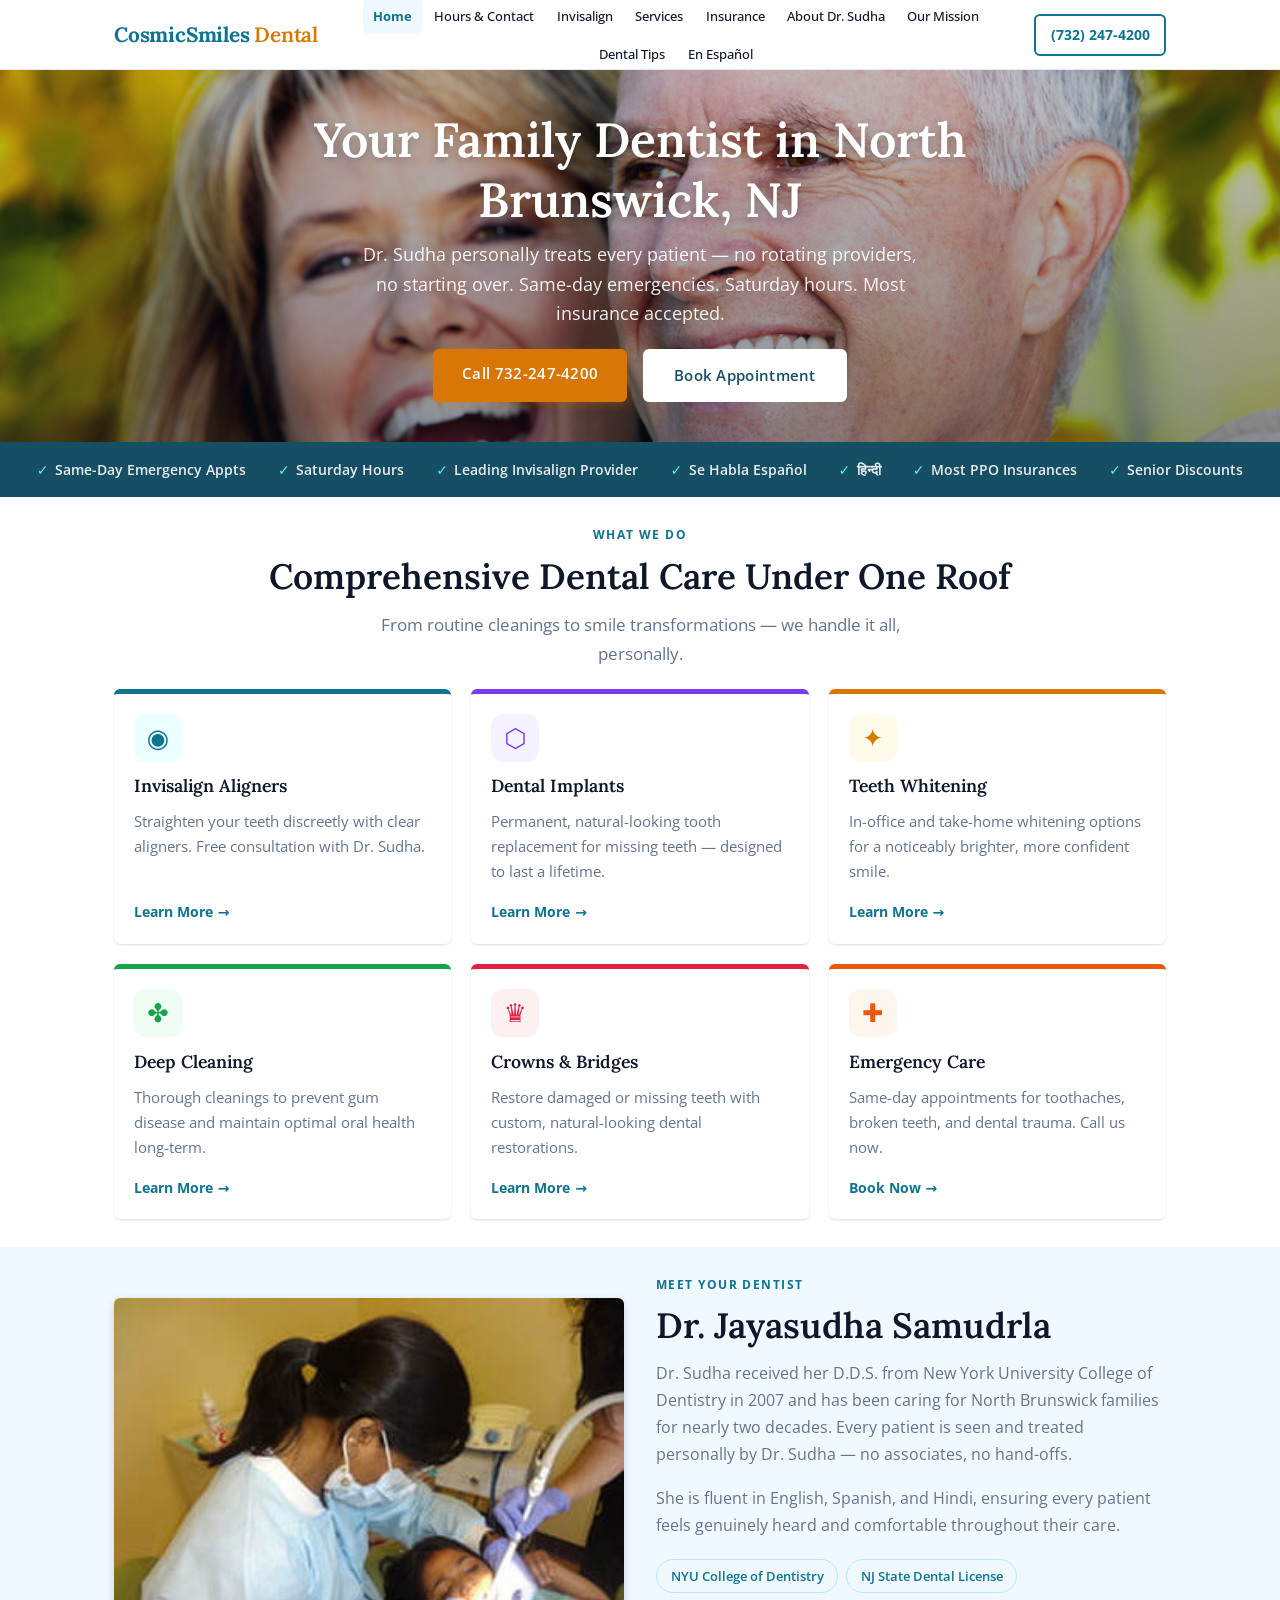
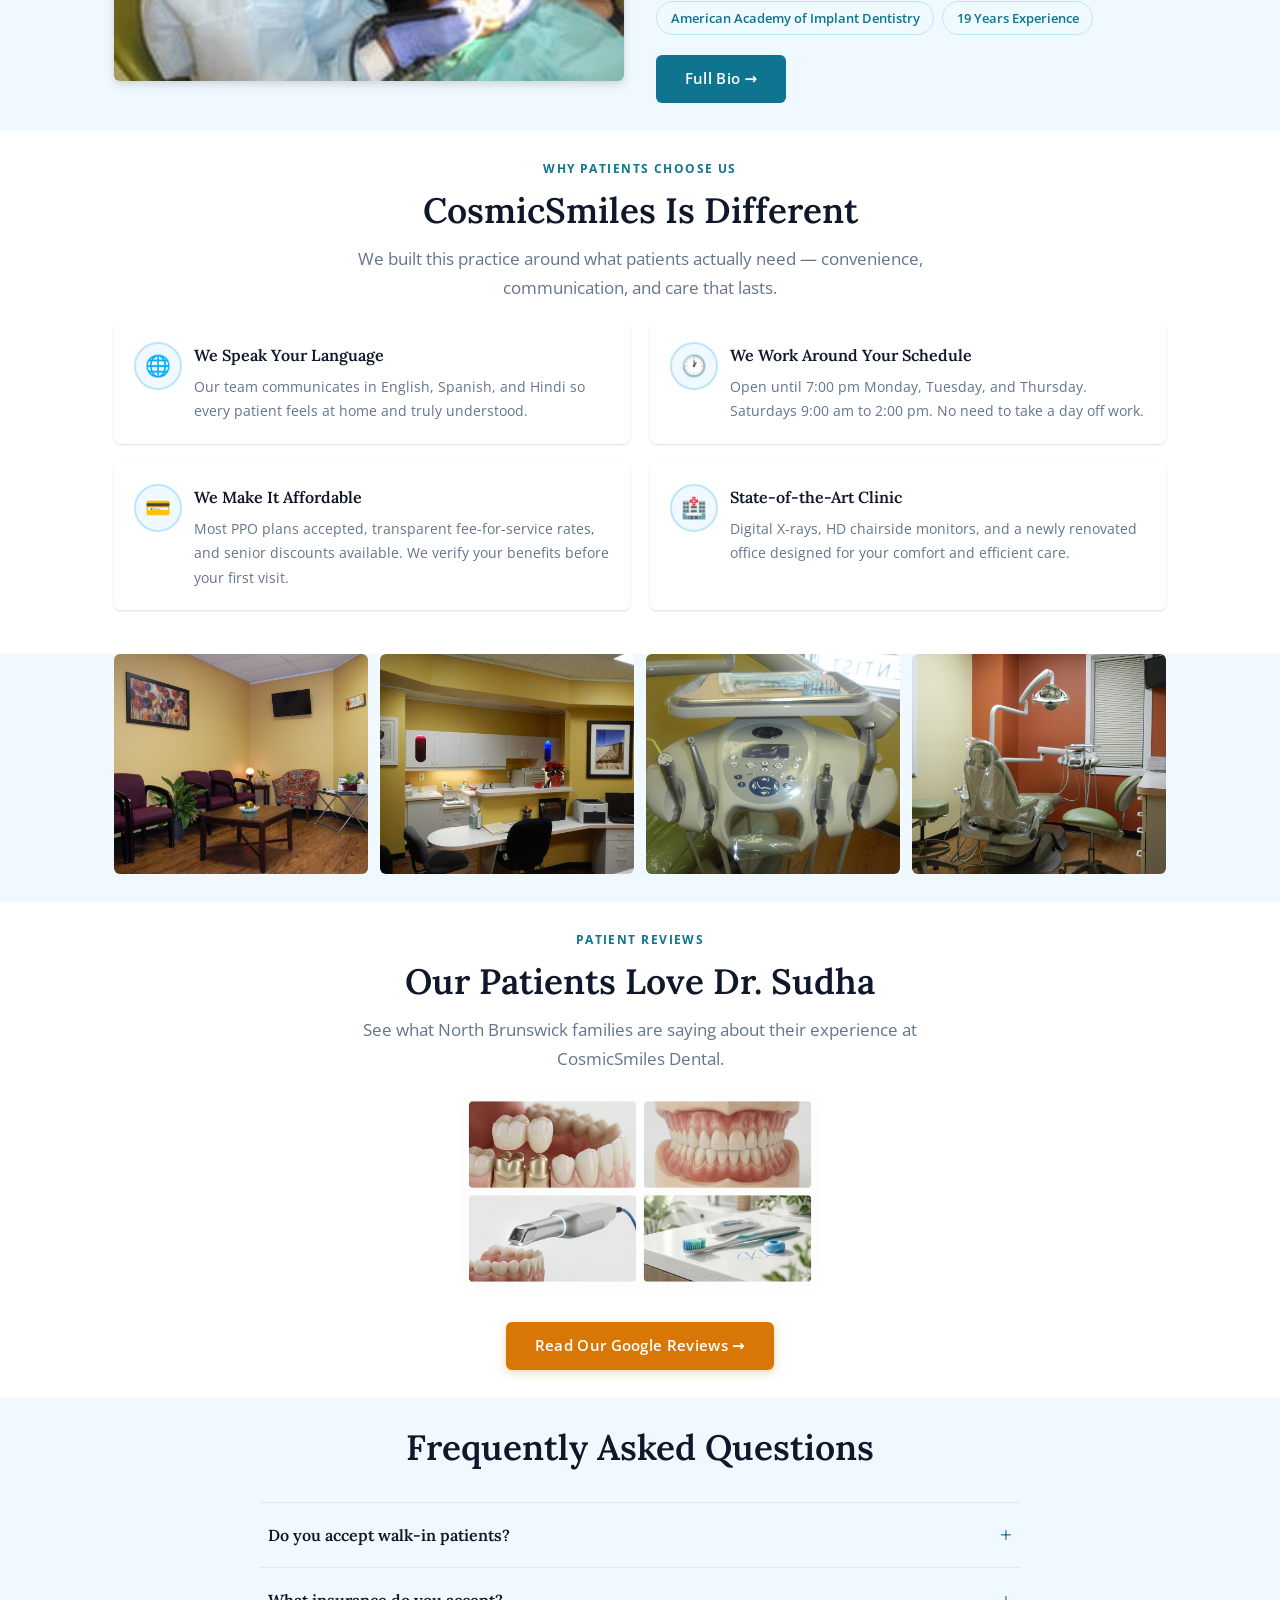
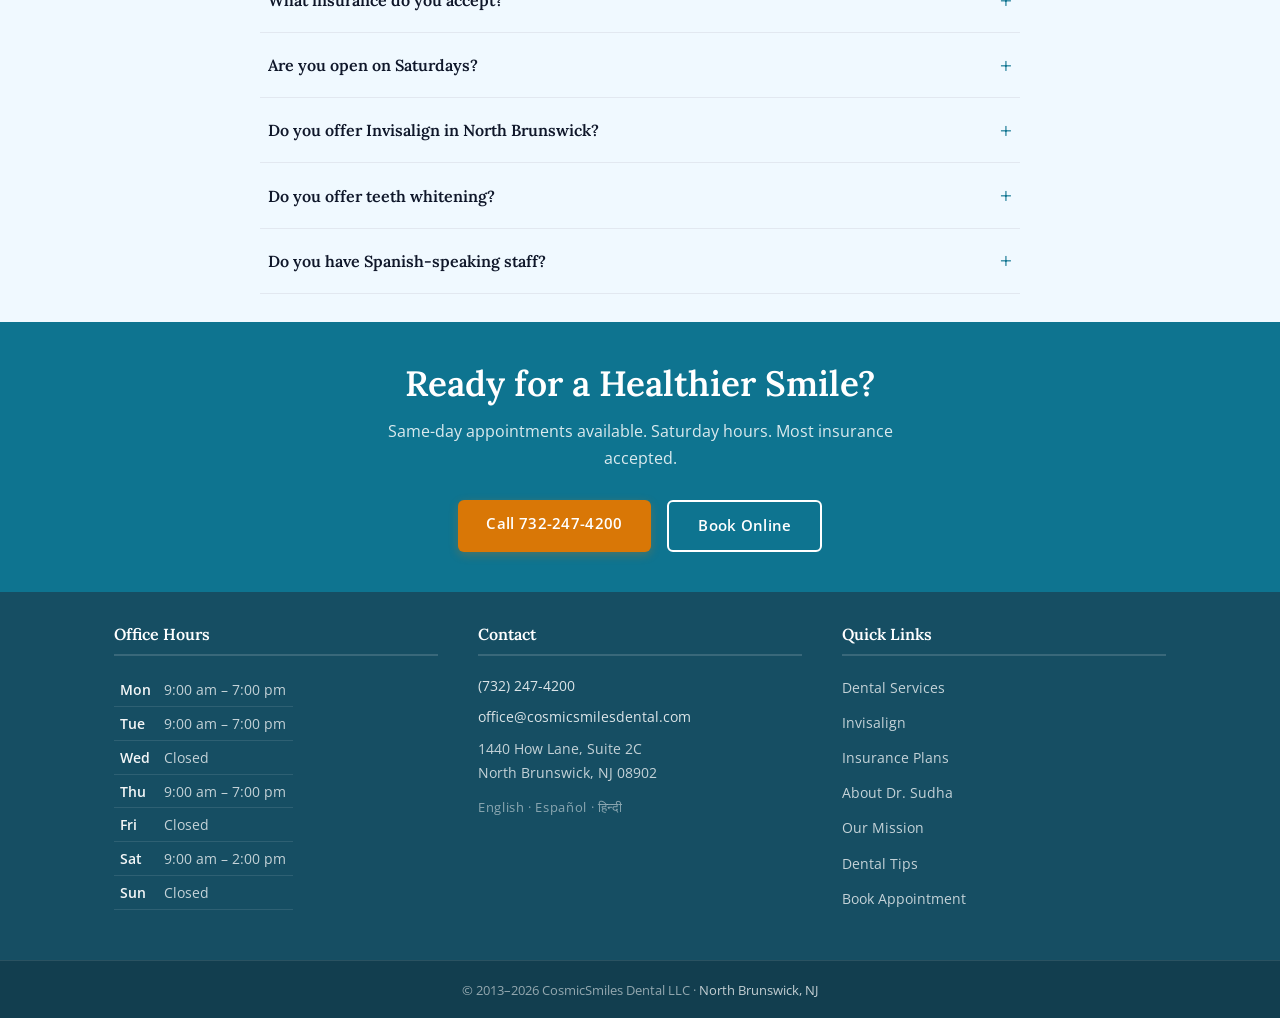
<file: index.html>
<!DOCTYPE html>
<html lang="en">
<head>
  <meta charset="UTF-8">
  <meta name="viewport" content="width=device-width, initial-scale=1.0">
  <title>Dentist in North Brunswick NJ | CosmicSmiles Dental</title>
  <meta name="description" content="Your family dentist in North Brunswick, NJ. Dr. Sudha offers Invisalign, general &amp; cosmetic dentistry, same-day emergencies, Saturday hours. Most insurance accepted. Call 732-247-4200.">
  <link rel="canonical" href="https://cosmicsmilesdental.com/index.html">
  <meta property="og:type" content="website">
  <meta property="og:title" content="Dentist in North Brunswick NJ | CosmicSmiles Dental">
  <meta property="og:description" content="Your family dentist in North Brunswick, NJ. Dr. Sudha offers Invisalign, general &amp; cosmetic dentistry, same-day emergencies, Saturday hours. Most insurance accepted.">
  <meta property="og:url" content="https://cosmicsmilesdental.com/index.html">
  <meta property="og:image" content="https://cosmicsmilesdental.com/assets/images/home/hisfam.jpg">
  <link rel="preconnect" href="https://fonts.googleapis.com">
  <link rel="preconnect" href="https://fonts.gstatic.com" crossorigin>
  <link href="https://fonts.googleapis.com/css2?family=Lora:ital,wght@0,400;0,600;0,700;1,400&family=Open+Sans:wght@400;500;600;700&display=swap" rel="stylesheet">
  <link rel="stylesheet" href="/assets/css/style.css">
  <link rel="icon" href="/favicon.ico">
  <script type="application/ld+json">
  {
    "@context": "https://schema.org",
    "@type": "Dentist",
    "name": "CosmicSmiles Dental",
    "url": "https://cosmicsmilesdental.com",
    "telephone": "+17322474200",
    "email": "office@cosmicsmilesdental.com",
    "image": "https://cosmicsmilesdental.com/assets/images/drsudha.jpg",
    "address": {
      "@type": "PostalAddress",
      "streetAddress": "1440 How Lane, Suite 2C",
      "addressLocality": "North Brunswick",
      "addressRegion": "NJ",
      "postalCode": "08902",
      "addressCountry": "US"
    },
    "geo": {"@type": "GeoCoordinates", "latitude": 40.4773, "longitude": -74.4755},
    "openingHoursSpecification": [
      {"@type": "OpeningHoursSpecification", "dayOfWeek": ["Monday","Tuesday","Thursday"], "opens": "09:00", "closes": "19:00"},
      {"@type": "OpeningHoursSpecification", "dayOfWeek": ["Saturday"], "opens": "09:00", "closes": "14:00"}
    ],
    "priceRange": "$$",
    "hasMap": "https://maps.google.com/?q=1440+How+Lane+Suite+2C+North+Brunswick+NJ+08902",
    "employee": {"@type": "Person", "name": "Dr. Jayasudha Samudrla", "jobTitle": "Dentist", "alumniOf": "New York University College of Dentistry"}
  }
  </script>
</head>
<body>

  <!-- HEADER -->
  <header class="site-header" id="site-header">
    <div class="container header-inner">
      <a class="site-brand" href="/index.html">CosmicSmiles <span>Dental</span></a>
      <nav class="site-nav" id="site-nav" aria-label="Main navigation">
        <ul>
          <li><a href="/index.html" class="active">Home</a></li>
          <li><a href="/contact.html">Hours &amp; Contact</a></li>
          <li><a href="/invisalign-north-brunswick-nj.html">Invisalign</a></li>
          <li><a href="/services.html">Services</a></li>
          <li><a href="/insurance--discount-plans.html">Insurance</a></li>
          <li><a href="/about-dr-sudha.html">About Dr. Sudha</a></li>
          <li><a href="/our-mission.html">Our Mission</a></li>
          <li><a href="/dental-care-tips.html">Dental Tips</a></li>
          <li><a href="https://translate.google.com/translate?sl=en&tl=es&u=https://cosmicsmilesdental.com" rel="noopener">En Español</a></li>
        </ul>
      </nav>
      <a class="nav-phone" href="tel:7322474200">(732) 247-4200</a>
      <button class="hamburger" id="hamburger" aria-label="Toggle navigation" aria-expanded="false">
        <span></span><span></span><span></span>
      </button>
    </div>
  </header>

  <!-- HERO SLIDESHOW -->
  <section class="hero" id="hero-section">
    <div class="hero__slides">
      <div class="hero__slide hero__slide--active" style="background-image:url('/assets/images/home/7483861.jpg')"></div>
      <div class="hero__slide" style="background-image:url('/assets/images/home/hisfam.jpg')"></div>
      <div class="hero__slide" style="background-image:url('/assets/images/home/4921701.jpg')"></div>
      <div class="hero__slide" style="background-image:url('/assets/images/home/indfam.png');background-position:50% 5%"></div>
      <div class="hero__slide" style="background-image:url('/assets/images/home/family.png');background-position:50% 5%"></div>
    </div>
    <div class="hero__content">
      <h1>Your Family Dentist in North Brunswick, NJ</h1>
      <p class="hero__sub">Dr. Sudha personally treats every patient — no rotating providers, no starting over. Same-day emergencies. Saturday hours. Most insurance accepted.</p>
      <div class="hero__ctas">
        <a href="tel:7322474200" class="btn btn--amber">Call 732-247-4200</a>
        <a href="/contact.html" class="btn btn--white">Book Appointment</a>
      </div>
    </div>
  </section>

  <!-- TRUST STRIP -->
  <div class="trust-strip">
    <div class="trust-strip__inner">
      <span class="trust-strip__item">Same-Day Emergency Appts</span>
      <span class="trust-strip__item">Saturday Hours</span>
      <span class="trust-strip__item">Leading Invisalign Provider</span>
      <span class="trust-strip__item">Se Habla Español</span>
      <span class="trust-strip__item">हिन्दी</span>
      <span class="trust-strip__item">Most PPO Insurances</span>
      <span class="trust-strip__item">Senior Discounts</span>
    </div>
  </div>

  <!-- SERVICES PREVIEW -->
  <section class="section section--white">
    <div class="container">
      <div class="section-header section-header--center">
        <span class="section__eyebrow">What We Do</span>
        <h2 class="section__title">Comprehensive Dental Care Under One Roof</h2>
        <p class="section__subtitle">From routine cleanings to smile transformations — we handle it all, personally.</p>
      </div>
      <div class="services-grid">
        <div class="service-card sc--teal">
          <div class="service-card__icon">◉</div>
          <div class="service-card__title">Invisalign Aligners</div>
          <p class="service-card__body">Straighten your teeth discreetly with clear aligners. Free consultation with Dr. Sudha.</p>
          <a href="/invisalign-north-brunswick-nj.html" class="service-card__link">Learn More</a>
        </div>
        <div class="service-card sc--purple">
          <div class="service-card__icon">⬡</div>
          <div class="service-card__title">Dental Implants</div>
          <p class="service-card__body">Permanent, natural-looking tooth replacement for missing teeth — designed to last a lifetime.</p>
          <a href="/services.html" class="service-card__link">Learn More</a>
        </div>
        <div class="service-card sc--amber">
          <div class="service-card__icon">✦</div>
          <div class="service-card__title">Teeth Whitening</div>
          <p class="service-card__body">In-office and take-home whitening options for a noticeably brighter, more confident smile.</p>
          <a href="/services.html" class="service-card__link">Learn More</a>
        </div>
        <div class="service-card sc--green">
          <div class="service-card__icon">✤</div>
          <div class="service-card__title">Deep Cleaning</div>
          <p class="service-card__body">Thorough cleanings to prevent gum disease and maintain optimal oral health long-term.</p>
          <a href="/services.html" class="service-card__link">Learn More</a>
        </div>
        <div class="service-card sc--rose">
          <div class="service-card__icon">♛</div>
          <div class="service-card__title">Crowns &amp; Bridges</div>
          <p class="service-card__body">Restore damaged or missing teeth with custom, natural-looking dental restorations.</p>
          <a href="/services.html" class="service-card__link">Learn More</a>
        </div>
        <div class="service-card sc--orange">
          <div class="service-card__icon">✚</div>
          <div class="service-card__title">Emergency Care</div>
          <p class="service-card__body">Same-day appointments for toothaches, broken teeth, and dental trauma. Call us now.</p>
          <a href="/contact.html" class="service-card__link">Book Now</a>
        </div>
      </div>
    </div>
  </section>

  <!-- DR. SUDHA INTRO -->
  <section class="section section--light">
    <div class="container">
      <div class="split">
        <div class="split__image">
          <img src="/assets/images/drsudha.jpg" alt="Dr. Sudha treating a patient at CosmicSmiles Dental">
        </div>
        <div class="split__content">
          <span class="section__eyebrow">Meet Your Dentist</span>
          <h2>Dr. Jayasudha Samudrla</h2>
          <p>Dr. Sudha received her D.D.S. from New York University College of Dentistry in 2007 and has been caring for North Brunswick families for nearly two decades. Every patient is seen and treated personally by Dr. Sudha — no associates, no hand-offs.</p>
          <p>She is fluent in English, Spanish, and Hindi, ensuring every patient feels genuinely heard and comfortable throughout their care.</p>
          <div class="credential-chips">
            <span class="chip">NYU College of Dentistry</span>
            <span class="chip">NJ State Dental License</span>
            <span class="chip">American Academy of Implant Dentistry</span>
            <span class="chip">19 Years Experience</span>
          </div>
          <a href="/about-dr-sudha.html" class="btn btn--teal">Full Bio →</a>
        </div>
      </div>
    </div>
  </section>

  <!-- WHY CHOOSE -->
  <section class="section section--white">
    <div class="container">
      <div class="section-header section-header--center">
        <span class="section__eyebrow">Why Patients Choose Us</span>
        <h2 class="section__title">CosmicSmiles Is Different</h2>
        <p class="section__subtitle">We built this practice around what patients actually need — convenience, communication, and care that lasts.</p>
      </div>
      <div class="why-grid">
        <div class="why-card">
          <div class="why-card__icon">🌐</div>
          <div>
            <div class="why-card__title">We Speak Your Language</div>
            <p class="why-card__body">Our team communicates in English, Spanish, and Hindi so every patient feels at home and truly understood.</p>
          </div>
        </div>
        <div class="why-card">
          <div class="why-card__icon">🕐</div>
          <div>
            <div class="why-card__title">We Work Around Your Schedule</div>
            <p class="why-card__body">Open until 7:00 pm Monday, Tuesday, and Thursday. Saturdays 9:00 am to 2:00 pm. No need to take a day off work.</p>
          </div>
        </div>
        <div class="why-card">
          <div class="why-card__icon">💳</div>
          <div>
            <div class="why-card__title">We Make It Affordable</div>
            <p class="why-card__body">Most PPO plans accepted, transparent fee-for-service rates, and senior discounts available. We verify your benefits before your first visit.</p>
          </div>
        </div>
        <div class="why-card">
          <div class="why-card__icon">🏥</div>
          <div>
            <div class="why-card__title">State-of-the-Art Clinic</div>
            <p class="why-card__body">Digital X-rays, HD chairside monitors, and a newly renovated office designed for your comfort and efficient care.</p>
          </div>
        </div>
      </div>
    </div>
  </section>

  <!-- OFFICE PHOTOS -->
  <section class="section section--light" style="padding-top: 0;">
    <div class="container">
      <div class="gallery-grid">
        <img src="/assets/images/office/office-1.jpg" alt="CosmicSmiles Dental office reception">
        <img src="/assets/images/office/office-2.jpg" alt="CosmicSmiles Dental treatment room">
        <img src="/assets/images/office/office-3.jpg" alt="CosmicSmiles Dental waiting area">
        <img src="/assets/images/office/office-4.jpg" alt="CosmicSmiles Dental North Brunswick">
      </div>
    </div>
  </section>

  <!-- REVIEWS -->
  <section class="section section--white">
    <div class="container" style="text-align: center;">
      <div class="section-header section-header--center">
        <span class="section__eyebrow">Patient Reviews</span>
        <h2 class="section__title">Our Patients Love Dr. Sudha</h2>
        <p class="section__subtitle">See what North Brunswick families are saying about their experience at CosmicSmiles Dental.</p>
      </div>
      <img src="/assets/images/home/composit.png" alt="CosmicSmiles Dental North Brunswick patient reviews" style="max-width: 360px; margin: 0 auto 2rem;">
      <div>
        <a href="https://www.google.com/search?q=CosmicSmiles+Dental+North+Brunswick+NJ+reviews" target="_blank" rel="noopener" class="btn btn--amber">Read Our Google Reviews →</a>
      </div>
    </div>
  </section>

  <!-- FAQ -->
  <section class="section section--light">
    <div class="container">
      <div class="section-header section-header--center">
        <h2 class="section__title">Frequently Asked Questions</h2>
      </div>
      <div class="faq-list">
        <div class="faq-item">
          <button class="faq-q">Do you accept walk-in patients?</button>
          <div class="faq-a"><p>Yes. Same-day emergency appointments are available — call 732-247-4200 and we'll work to get you in the same day. Walk-ins are always welcome.</p></div>
        </div>
        <div class="faq-item">
          <button class="faq-q">What insurance do you accept?</button>
          <div class="faq-a"><p>Most major PPO plans including Aetna, Cigna, Delta Dental, Horizon BCBS, Guardian, MetLife, and Principal Financial Group. We verify your benefits before your first visit.</p></div>
        </div>
        <div class="faq-item">
          <button class="faq-q">Are you open on Saturdays?</button>
          <div class="faq-a"><p>Yes — Saturdays 9:00 am to 2:00 pm. We also have extended weekday hours until 7:00 pm Monday, Tuesday, and Thursday.</p></div>
        </div>
        <div class="faq-item">
          <button class="faq-q">Do you offer Invisalign in North Brunswick?</button>
          <div class="faq-a"><p>Yes. Dr. Sudha is a leading Invisalign provider. Your first consultation is free. <a href="/invisalign-north-brunswick-nj.html" style="color: var(--teal); font-weight: 600;">Learn more at our Invisalign page.</a></p></div>
        </div>
        <div class="faq-item">
          <button class="faq-q">Do you offer teeth whitening?</button>
          <div class="faq-a"><p>Yes — both in-office whitening and take-home trays. Ask about same-day in-office whitening when you schedule your appointment.</p></div>
        </div>
        <div class="faq-item">
          <button class="faq-q">Do you have Spanish-speaking staff?</button>
          <div class="faq-a"><p>Yes. Our team speaks English, Spanish, and Hindi so every patient feels heard and comfortable throughout their visit.</p></div>
        </div>
      </div>
    </div>
  </section>

  <!-- CTA BOX -->
  <div class="cta-box">
    <h2>Ready for a Healthier Smile?</h2>
    <p>Same-day appointments available. Saturday hours. Most insurance accepted.</p>
    <div class="cta-box__btns">
      <a href="tel:7322474200" class="btn btn--amber">Call 732-247-4200</a>
      <a href="/contact.html" class="btn btn--outline-white">Book Online</a>
    </div>
  </div>

  <!-- FOOTER -->
  <footer class="site-footer">
    <div class="container footer-grid">
      <div class="footer-col">
        <h3>Office Hours</h3>
        <table class="footer-hours">
          <tr><td>Mon</td><td>9:00 am – 7:00 pm</td></tr>
          <tr><td>Tue</td><td>9:00 am – 7:00 pm</td></tr>
          <tr><td>Wed</td><td>Closed</td></tr>
          <tr><td>Thu</td><td>9:00 am – 7:00 pm</td></tr>
          <tr><td>Fri</td><td>Closed</td></tr>
          <tr><td>Sat</td><td>9:00 am – 2:00 pm</td></tr>
          <tr><td>Sun</td><td>Closed</td></tr>
        </table>
      </div>
      <div class="footer-col">
        <h3>Contact</h3>
        <p><a href="tel:7322474200">(732) 247-4200</a></p>
        <p><a href="mailto:office@cosmicsmilesdental.com">office@cosmicsmilesdental.com</a></p>
        <p>1440 How Lane, Suite 2C<br>North Brunswick, NJ 08902</p>
        <p class="footer-langs">English · Español · हिन्दी</p>
      </div>
      <div class="footer-col">
        <h3>Quick Links</h3>
        <ul>
          <li><a href="/services.html">Dental Services</a></li>
          <li><a href="/invisalign-north-brunswick-nj.html">Invisalign</a></li>
          <li><a href="/insurance--discount-plans.html">Insurance Plans</a></li>
          <li><a href="/about-dr-sudha.html">About Dr. Sudha</a></li>
          <li><a href="/our-mission.html">Our Mission</a></li>
          <li><a href="/dental-care-tips.html">Dental Tips</a></li>
          <li><a href="/contact.html">Book Appointment</a></li>
        </ul>
      </div>
    </div>
    <div class="footer-bottom">
      <div class="container">
        <p>&copy; 2013–2026 CosmicSmiles Dental LLC · <a href="/contact.html">North Brunswick, NJ</a></p>
      </div>
    </div>
  </footer>

  <script src="/assets/js/main.js"></script>
</body>
</html>
</file>
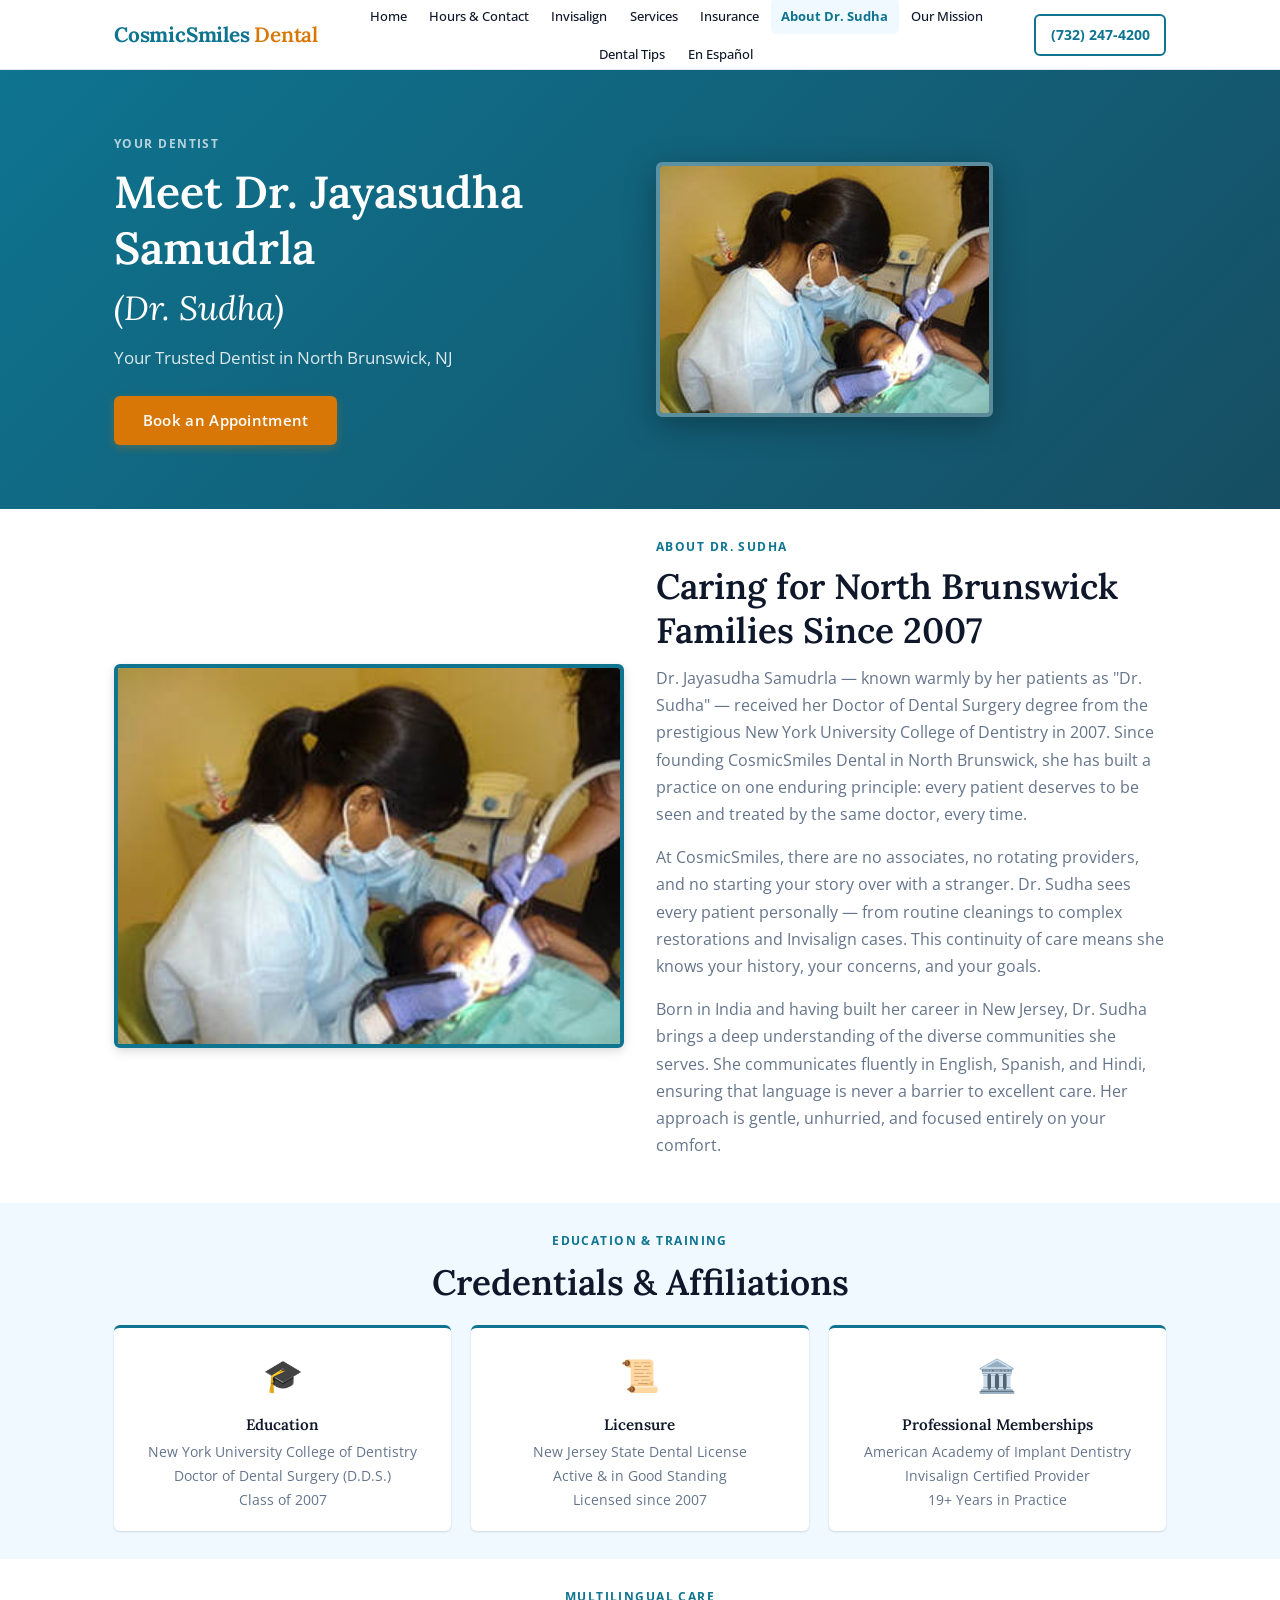
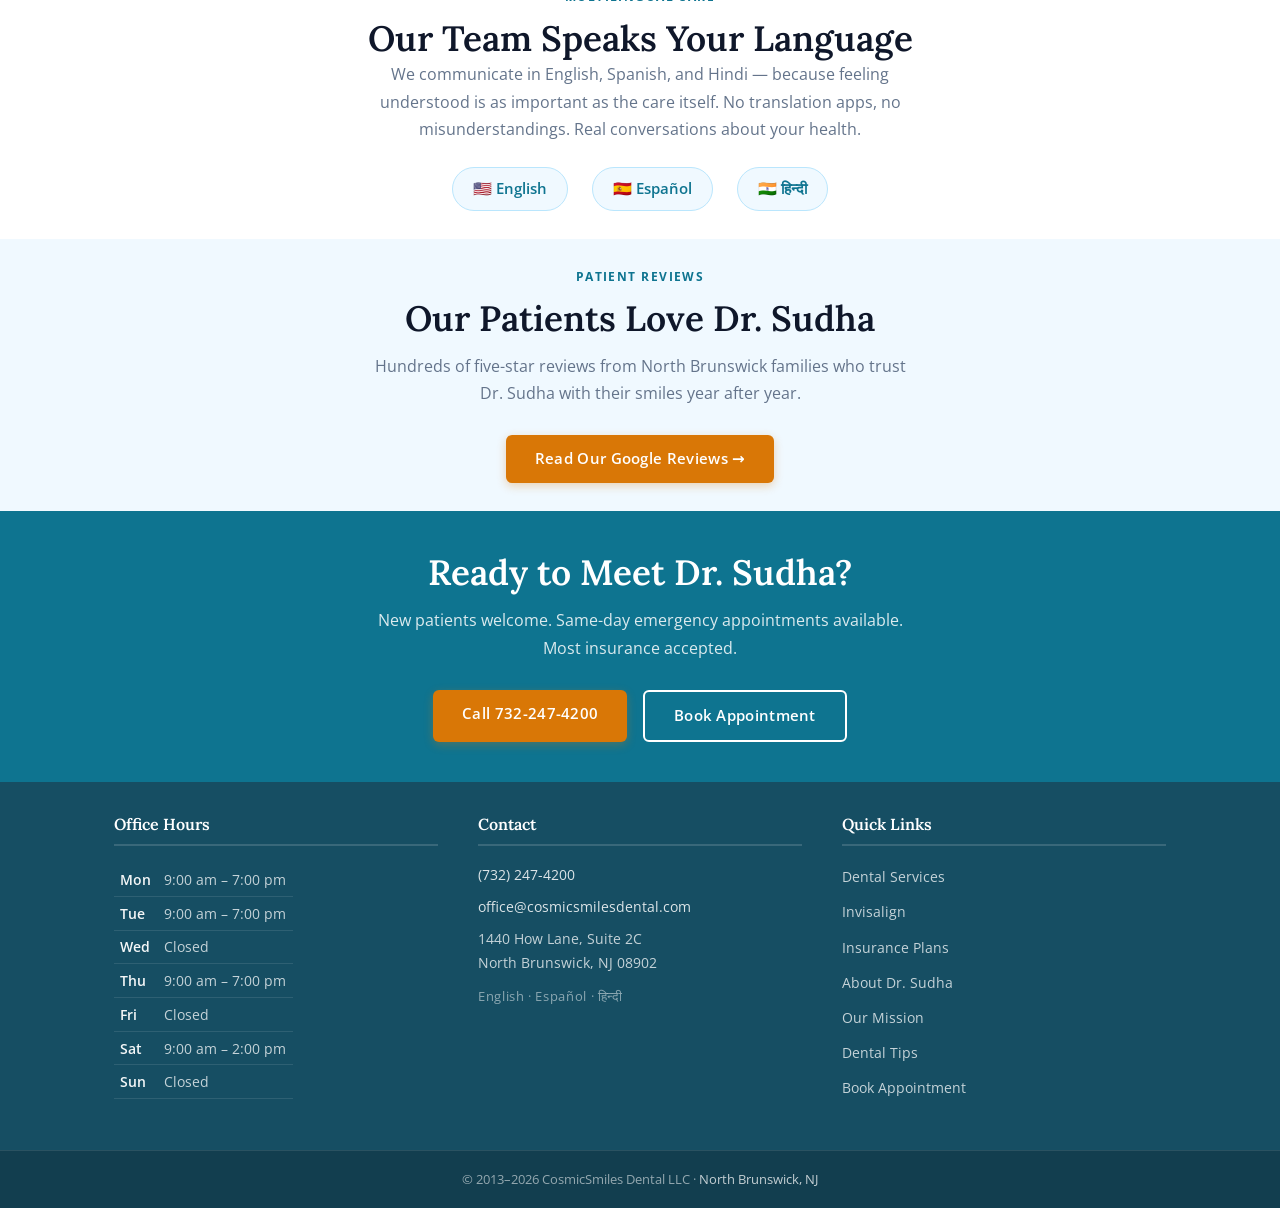
<file: about-dr-sudha.html>
<!DOCTYPE html>
<html lang="en">
<head>
  <meta charset="UTF-8">
  <meta name="viewport" content="width=device-width, initial-scale=1.0">
  <title>Meet Dr. Sudha | North Brunswick NJ Family Dentist | CosmicSmiles Dental</title>
  <meta name="description" content="Meet Dr. Jayasudha Samudrla — DDS from NYU, 19 years in New Jersey. General and cosmetic dentistry. Every patient treated personally by Dr. Sudha. North Brunswick NJ.">
  <link rel="canonical" href="https://cosmicsmilesdental.com/about-dr-sudha.html">
  <meta property="og:type" content="website">
  <meta property="og:title" content="Meet Dr. Sudha | North Brunswick NJ Family Dentist | CosmicSmiles Dental">
  <meta property="og:description" content="Meet Dr. Jayasudha Samudrla — DDS from NYU, 19 years in New Jersey. Every patient treated personally by Dr. Sudha.">
  <meta property="og:url" content="https://cosmicsmilesdental.com/about-dr-sudha.html">
  <meta property="og:image" content="https://cosmicsmilesdental.com/assets/images/drsudha.jpg">
  <link rel="preconnect" href="https://fonts.googleapis.com">
  <link rel="preconnect" href="https://fonts.gstatic.com" crossorigin>
  <link href="https://fonts.googleapis.com/css2?family=Lora:ital,wght@0,400;0,600;0,700;1,400&family=Open+Sans:wght@400;500;600;700&display=swap" rel="stylesheet">
  <link rel="stylesheet" href="/assets/css/style.css">
  <link rel="icon" href="/favicon.ico">
  <script type="application/ld+json">
  {
    "@context": "https://schema.org",
    "@type": "Dentist",
    "name": "CosmicSmiles Dental",
    "url": "https://cosmicsmilesdental.com",
    "telephone": "+17322474200",
    "email": "office@cosmicsmilesdental.com",
    "image": "https://cosmicsmilesdental.com/assets/images/drsudha.jpg",
    "address": {
      "@type": "PostalAddress",
      "streetAddress": "1440 How Lane, Suite 2C",
      "addressLocality": "North Brunswick",
      "addressRegion": "NJ",
      "postalCode": "08902",
      "addressCountry": "US"
    },
    "geo": {"@type": "GeoCoordinates", "latitude": 40.4773, "longitude": -74.4755},
    "openingHoursSpecification": [
      {"@type": "OpeningHoursSpecification", "dayOfWeek": ["Monday","Tuesday","Thursday"], "opens": "09:00", "closes": "19:00"},
      {"@type": "OpeningHoursSpecification", "dayOfWeek": ["Saturday"], "opens": "09:00", "closes": "14:00"}
    ],
    "priceRange": "$$",
    "hasMap": "https://maps.google.com/?q=1440+How+Lane+Suite+2C+North+Brunswick+NJ+08902",
    "employee": {"@type": "Person", "name": "Dr. Jayasudha Samudrla", "jobTitle": "Dentist", "alumniOf": "New York University College of Dentistry"}
  }
  </script>
  <script type="application/ld+json">
  {
    "@context": "https://schema.org",
    "@type": "Person",
    "name": "Dr. Jayasudha Samudrla",
    "jobTitle": "Dentist",
    "worksFor": {"@type": "Dentist", "name": "CosmicSmiles Dental"},
    "alumniOf": {"@type": "EducationalOrganization", "name": "New York University College of Dentistry"},
    "knowsLanguage": ["English", "Spanish", "Hindi"]
  }
  </script>
</head>
<body>

  <!-- HEADER -->
  <header class="site-header" id="site-header">
    <div class="container header-inner">
      <a class="site-brand" href="/index.html">CosmicSmiles <span>Dental</span></a>
      <nav class="site-nav" id="site-nav" aria-label="Main navigation">
        <ul>
          <li><a href="/index.html">Home</a></li>
          <li><a href="/contact.html">Hours &amp; Contact</a></li>
          <li><a href="/invisalign-north-brunswick-nj.html">Invisalign</a></li>
          <li><a href="/services.html">Services</a></li>
          <li><a href="/insurance--discount-plans.html">Insurance</a></li>
          <li><a href="/about-dr-sudha.html" class="active">About Dr. Sudha</a></li>
          <li><a href="/our-mission.html">Our Mission</a></li>
          <li><a href="/dental-care-tips.html">Dental Tips</a></li>
          <li><a href="https://translate.google.com/translate?sl=en&tl=es&u=https://cosmicsmilesdental.com" rel="noopener">En Español</a></li>
        </ul>
      </nav>
      <a class="nav-phone" href="tel:7322474200">(732) 247-4200</a>
      <button class="hamburger" id="hamburger" aria-label="Toggle navigation" aria-expanded="false">
        <span></span><span></span><span></span>
      </button>
    </div>
  </header>

  <!-- SPLIT HERO -->
  <div style="background: linear-gradient(135deg, var(--teal) 0%, var(--navy) 100%); color: white; padding: 4rem 0;">
    <div class="container">
      <div class="split">
        <div>
          <span class="section__eyebrow" style="color: rgba(255,255,255,.7);">Your Dentist</span>
          <h1 style="color: white; margin-bottom: .75rem;">Meet Dr. Jayasudha Samudrla<br><em style="font-weight: 400; font-size: .75em;">(Dr. Sudha)</em></h1>
          <p style="color: rgba(255,255,255,.85); font-size: 1.05rem;">Your Trusted Dentist in North Brunswick, NJ</p>
          <div style="margin-top: 1.5rem;">
            <a href="/contact.html" class="btn btn--amber">Book an Appointment</a>
          </div>
        </div>
        <div>
          <img src="/assets/images/drsudha.jpg" alt="Dr. Sudha at CosmicSmiles Dental North Brunswick NJ" style="border-radius: var(--radius); box-shadow: 0 8px 32px rgba(0,0,0,.3); border: 4px solid rgba(255,255,255,.3);">
        </div>
      </div>
    </div>
  </div>

  <!-- BIO SECTION -->
  <section class="section section--white">
    <div class="container">
      <div class="split">
        <div class="split__image split__image--bordered">
          <img src="/assets/images/drsudha.jpg" alt="Dr. Sudha CosmicSmiles Dental">
        </div>
        <div class="split__content">
          <span class="section__eyebrow">About Dr. Sudha</span>
          <h2>Caring for North Brunswick Families Since 2007</h2>
          <p>Dr. Jayasudha Samudrla — known warmly by her patients as "Dr. Sudha" — received her Doctor of Dental Surgery degree from the prestigious New York University College of Dentistry in 2007. Since founding CosmicSmiles Dental in North Brunswick, she has built a practice on one enduring principle: every patient deserves to be seen and treated by the same doctor, every time.</p>
          <p>At CosmicSmiles, there are no associates, no rotating providers, and no starting your story over with a stranger. Dr. Sudha sees every patient personally — from routine cleanings to complex restorations and Invisalign cases. This continuity of care means she knows your history, your concerns, and your goals.</p>
          <p>Born in India and having built her career in New Jersey, Dr. Sudha brings a deep understanding of the diverse communities she serves. She communicates fluently in English, Spanish, and Hindi, ensuring that language is never a barrier to excellent care. Her approach is gentle, unhurried, and focused entirely on your comfort.</p>
        </div>
      </div>
    </div>
  </section>

  <!-- CREDENTIALS -->
  <section class="section section--light">
    <div class="container">
      <div class="section-header section-header--center">
        <span class="section__eyebrow">Education &amp; Training</span>
        <h2 class="section__title">Credentials &amp; Affiliations</h2>
      </div>
      <div class="credentials-grid">
        <div class="credential-card">
          <div class="credential-card__icon">🎓</div>
          <h3>Education</h3>
          <p>New York University College of Dentistry<br>Doctor of Dental Surgery (D.D.S.)<br>Class of 2007</p>
        </div>
        <div class="credential-card">
          <div class="credential-card__icon">📜</div>
          <h3>Licensure</h3>
          <p>New Jersey State Dental License<br>Active &amp; in Good Standing<br>Licensed since 2007</p>
        </div>
        <div class="credential-card">
          <div class="credential-card__icon">🏛️</div>
          <h3>Professional Memberships</h3>
          <p>American Academy of Implant Dentistry<br>Invisalign Certified Provider<br>19+ Years in Practice</p>
        </div>
      </div>
    </div>
  </section>

  <!-- LANGUAGES -->
  <section class="section section--white">
    <div class="container" style="text-align: center; max-width: 600px;">
      <span class="section__eyebrow">Multilingual Care</span>
      <h2>Our Team Speaks Your Language</h2>
      <p>We communicate in English, Spanish, and Hindi — because feeling understood is as important as the care itself. No translation apps, no misunderstandings. Real conversations about your health.</p>
      <div style="display: flex; justify-content: center; gap: 1.5rem; margin-top: 1.5rem; flex-wrap: wrap;">
        <span class="chip" style="font-size: .95rem; padding: .5rem 1.25rem;">🇺🇸 English</span>
        <span class="chip" style="font-size: .95rem; padding: .5rem 1.25rem;">🇪🇸 Español</span>
        <span class="chip" style="font-size: .95rem; padding: .5rem 1.25rem;">🇮🇳 हिन्दी</span>
      </div>
    </div>
  </section>

  <!-- REVIEWS TEASER -->
  <section class="section section--light">
    <div class="container" style="text-align: center;">
      <span class="section__eyebrow">Patient Reviews</span>
      <h2>Our Patients Love Dr. Sudha</h2>
      <p style="max-width: 540px; margin: .75rem auto 1.75rem;">Hundreds of five-star reviews from North Brunswick families who trust Dr. Sudha with their smiles year after year.</p>
      <a href="https://www.google.com/search?q=CosmicSmiles+Dental+North+Brunswick+NJ+reviews" target="_blank" rel="noopener" class="btn btn--amber">Read Our Google Reviews →</a>
    </div>
  </section>

  <!-- CTA BOX -->
  <div class="cta-box">
    <h2>Ready to Meet Dr. Sudha?</h2>
    <p>New patients welcome. Same-day emergency appointments available. Most insurance accepted.</p>
    <div class="cta-box__btns">
      <a href="tel:7322474200" class="btn btn--amber">Call 732-247-4200</a>
      <a href="/contact.html" class="btn btn--outline-white">Book Appointment</a>
    </div>
  </div>

  <!-- FOOTER -->
  <footer class="site-footer">
    <div class="container footer-grid">
      <div class="footer-col">
        <h3>Office Hours</h3>
        <table class="footer-hours">
          <tr><td>Mon</td><td>9:00 am – 7:00 pm</td></tr>
          <tr><td>Tue</td><td>9:00 am – 7:00 pm</td></tr>
          <tr><td>Wed</td><td>Closed</td></tr>
          <tr><td>Thu</td><td>9:00 am – 7:00 pm</td></tr>
          <tr><td>Fri</td><td>Closed</td></tr>
          <tr><td>Sat</td><td>9:00 am – 2:00 pm</td></tr>
          <tr><td>Sun</td><td>Closed</td></tr>
        </table>
      </div>
      <div class="footer-col">
        <h3>Contact</h3>
        <p><a href="tel:7322474200">(732) 247-4200</a></p>
        <p><a href="mailto:office@cosmicsmilesdental.com">office@cosmicsmilesdental.com</a></p>
        <p>1440 How Lane, Suite 2C<br>North Brunswick, NJ 08902</p>
        <p class="footer-langs">English · Español · हिन्दी</p>
      </div>
      <div class="footer-col">
        <h3>Quick Links</h3>
        <ul>
          <li><a href="/services.html">Dental Services</a></li>
          <li><a href="/invisalign-north-brunswick-nj.html">Invisalign</a></li>
          <li><a href="/insurance--discount-plans.html">Insurance Plans</a></li>
          <li><a href="/about-dr-sudha.html">About Dr. Sudha</a></li>
          <li><a href="/our-mission.html">Our Mission</a></li>
          <li><a href="/dental-care-tips.html">Dental Tips</a></li>
          <li><a href="/contact.html">Book Appointment</a></li>
        </ul>
      </div>
    </div>
    <div class="footer-bottom">
      <div class="container">
        <p>&copy; 2013–2026 CosmicSmiles Dental LLC · <a href="/contact.html">North Brunswick, NJ</a></p>
      </div>
    </div>
  </footer>

  <script src="/assets/js/main.js"></script>
</body>
</html>
</file>
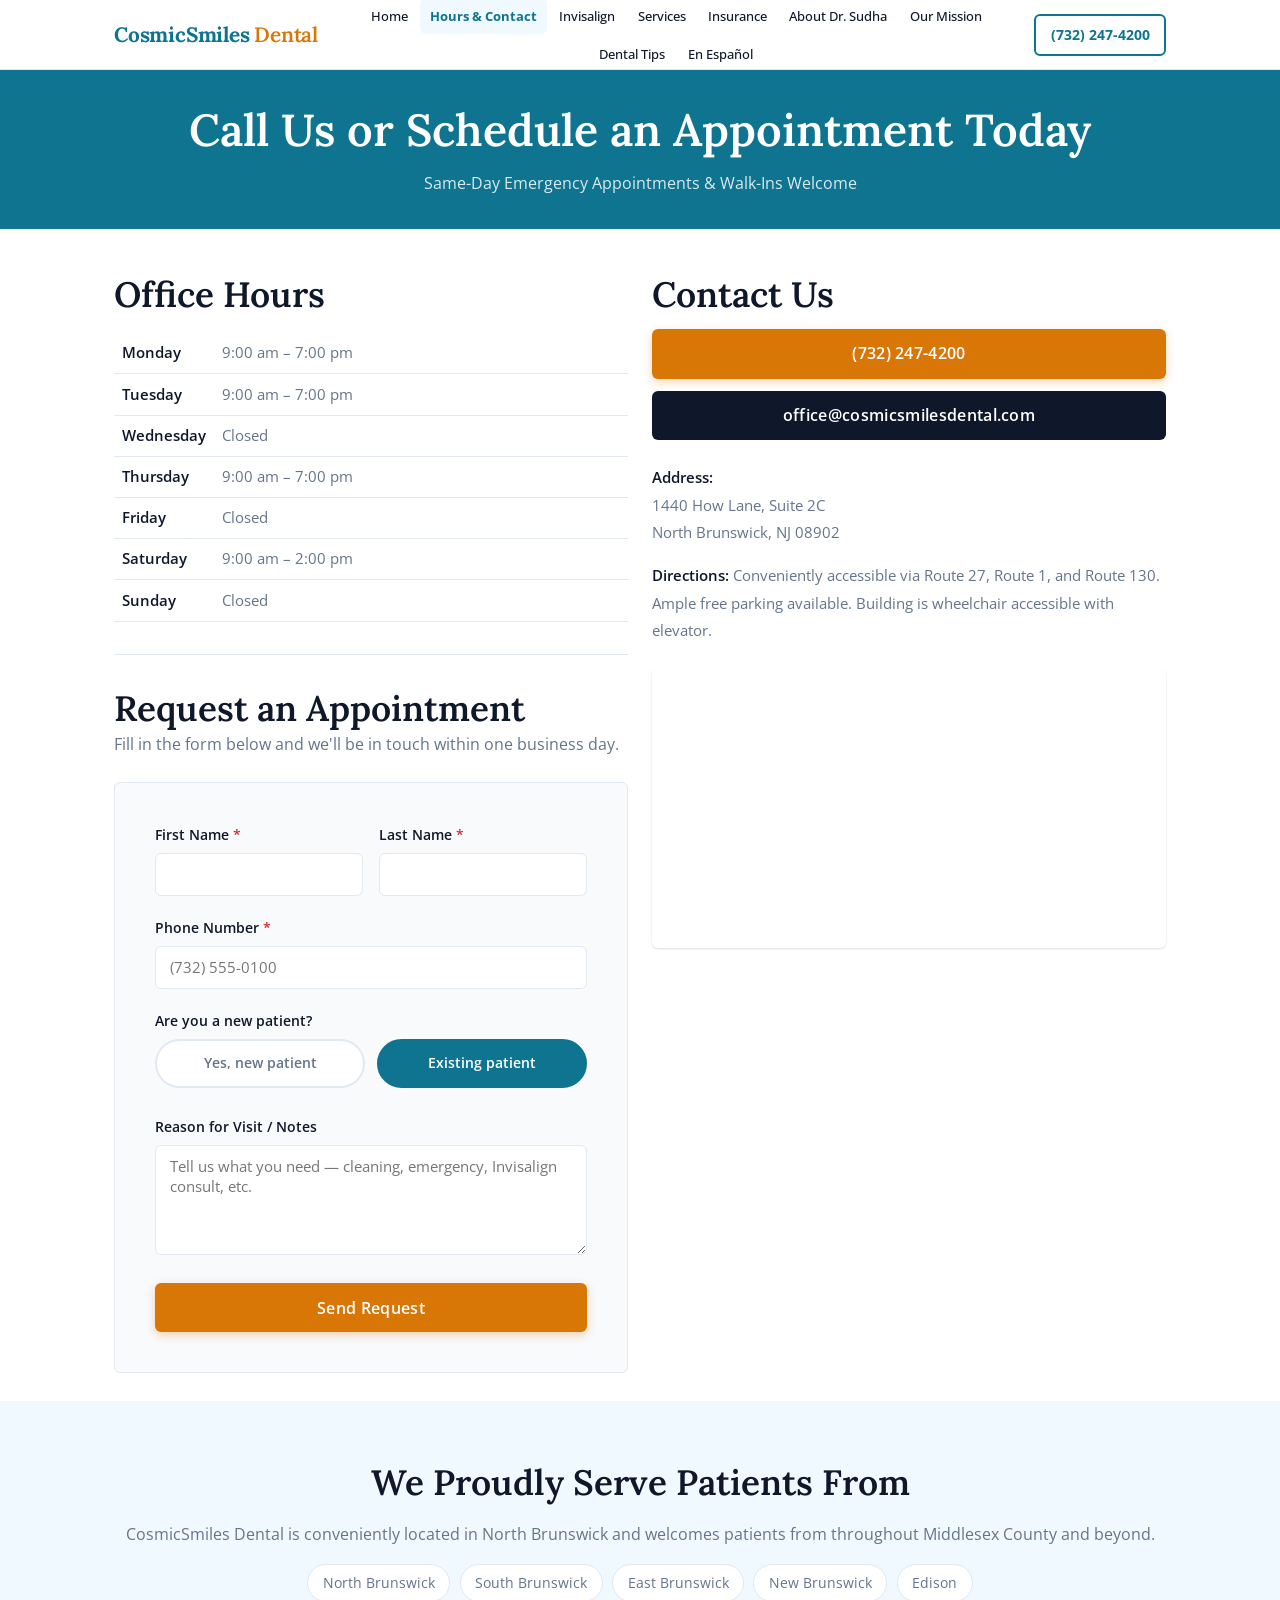
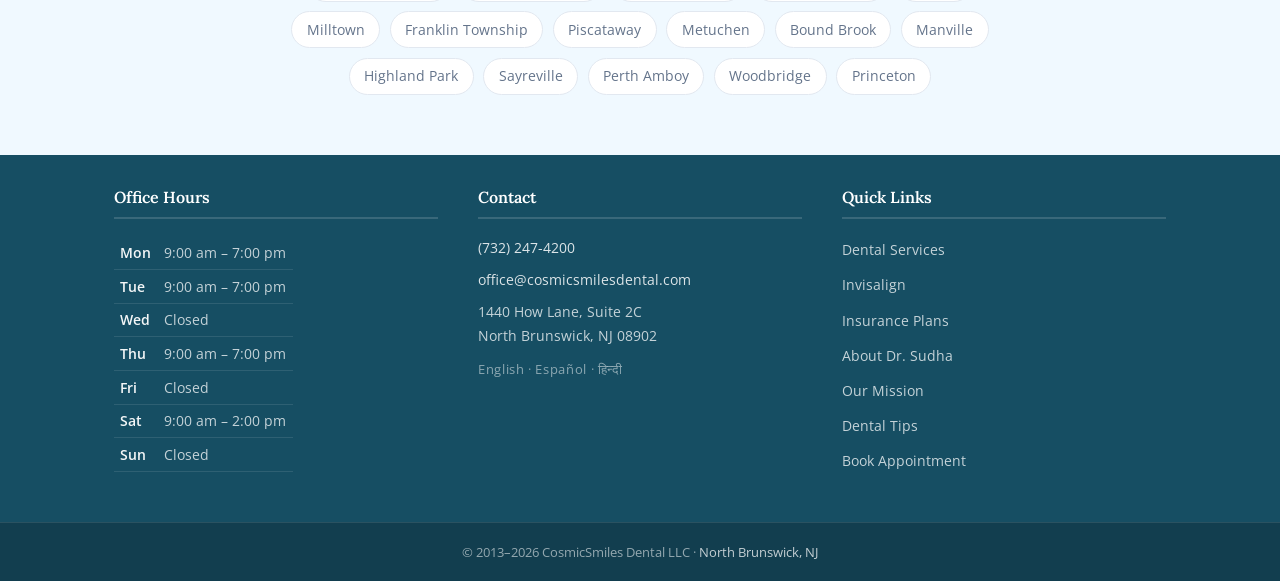
<file: contact.html>
<!DOCTYPE html>
<html lang="en">
<head>
  <meta charset="UTF-8">
  <meta name="viewport" content="width=device-width, initial-scale=1.0">
  <title>Hours &amp; Contact Info | CosmicSmiles Dental | North Brunswick NJ</title>
  <meta name="description" content="CosmicSmiles Dental North Brunswick NJ. Hours: Mon/Tue/Thu 9am–7pm, Sat 9am–2pm. Call 732-247-4200. Walk-ins welcome. Request appointment online.">
  <link rel="canonical" href="https://cosmicsmilesdental.com/contact.html">
  <meta property="og:type" content="website">
  <meta property="og:title" content="Hours &amp; Contact Info | CosmicSmiles Dental | North Brunswick NJ">
  <meta property="og:description" content="CosmicSmiles Dental North Brunswick NJ. Hours: Mon/Tue/Thu 9am–7pm, Sat 9am–2pm. Call 732-247-4200. Walk-ins welcome.">
  <meta property="og:url" content="https://cosmicsmilesdental.com/contact.html">
  <meta property="og:image" content="https://cosmicsmilesdental.com/assets/images/home/hisfam.jpg">
  <link rel="preconnect" href="https://fonts.googleapis.com">
  <link rel="preconnect" href="https://fonts.gstatic.com" crossorigin>
  <link href="https://fonts.googleapis.com/css2?family=Lora:ital,wght@0,400;0,600;0,700;1,400&family=Open+Sans:wght@400;500;600;700&display=swap" rel="stylesheet">
  <link rel="stylesheet" href="/assets/css/style.css">
  <link rel="icon" href="/favicon.ico">
  <script type="application/ld+json">
  {
    "@context": "https://schema.org",
    "@type": "Dentist",
    "name": "CosmicSmiles Dental",
    "url": "https://cosmicsmilesdental.com",
    "telephone": "+17322474200",
    "email": "office@cosmicsmilesdental.com",
    "image": "https://cosmicsmilesdental.com/assets/images/drsudha.jpg",
    "address": {
      "@type": "PostalAddress",
      "streetAddress": "1440 How Lane, Suite 2C",
      "addressLocality": "North Brunswick",
      "addressRegion": "NJ",
      "postalCode": "08902",
      "addressCountry": "US"
    },
    "geo": {"@type": "GeoCoordinates", "latitude": 40.4773, "longitude": -74.4755},
    "openingHoursSpecification": [
      {"@type": "OpeningHoursSpecification", "dayOfWeek": ["Monday","Tuesday","Thursday"], "opens": "09:00", "closes": "19:00"},
      {"@type": "OpeningHoursSpecification", "dayOfWeek": ["Saturday"], "opens": "09:00", "closes": "14:00"}
    ],
    "priceRange": "$$",
    "hasMap": "https://maps.google.com/?q=1440+How+Lane+Suite+2C+North+Brunswick+NJ+08902",
    "employee": {"@type": "Person", "name": "Dr. Jayasudha Samudrla", "jobTitle": "Dentist", "alumniOf": "New York University College of Dentistry"}
  }
  </script>
  <script>
    window.addEventListener('DOMContentLoaded', function() {
      // Show form error if query param present
      var params = new URLSearchParams(window.location.search);
      var err = params.get('error');
      var errEl = document.getElementById('form-error-msg');
      if (err && errEl) {
        if (err === 'missing') {
          errEl.textContent = 'Please fill in all required fields before submitting.';
        } else if (err === 'send') {
          errEl.textContent = 'There was a problem sending your request. Please call us at (732) 247-4200.';
        }
        errEl.classList.add('visible');
      }

      // Pill toggle — inline styles bypass iOS Safari CSS repaint bugs
      function syncPills(name) {
        document.querySelectorAll('.pill-option input[name="' + name + '"]').forEach(function(r) {
          var label = r.closest('.pill-option');
          var span = label.querySelector('span');
          label.classList.toggle('pill-selected', r.checked);
          if (span) {
            span.style.background = r.checked ? '#0e7490' : '';
            span.style.borderColor = r.checked ? '#0e7490' : '';
            span.style.color = r.checked ? '#ffffff' : '';
          }
        });
      }
      document.querySelectorAll('.pill-option input[type="radio"]').forEach(function(radio) {
        syncPills(radio.name); // set initial state
        radio.addEventListener('change', function() { syncPills(this.name); });
      });
    });
  </script>
</head>
<body>

  <!-- HEADER -->
  <header class="site-header" id="site-header">
    <div class="container header-inner">
      <a class="site-brand" href="/index.html">CosmicSmiles <span>Dental</span></a>
      <nav class="site-nav" id="site-nav" aria-label="Main navigation">
        <ul>
          <li><a href="/index.html">Home</a></li>
          <li><a href="/contact.html" class="active">Hours &amp; Contact</a></li>
          <li><a href="/invisalign-north-brunswick-nj.html">Invisalign</a></li>
          <li><a href="/services.html">Services</a></li>
          <li><a href="/insurance--discount-plans.html">Insurance</a></li>
          <li><a href="/about-dr-sudha.html">About Dr. Sudha</a></li>
          <li><a href="/our-mission.html">Our Mission</a></li>
          <li><a href="/dental-care-tips.html">Dental Tips</a></li>
          <li><a href="https://translate.google.com/translate?sl=en&tl=es&u=https://cosmicsmilesdental.com" rel="noopener">En Español</a></li>
        </ul>
      </nav>
      <a class="nav-phone" href="tel:7322474200">(732) 247-4200</a>
      <button class="hamburger" id="hamburger" aria-label="Toggle navigation" aria-expanded="false">
        <span></span><span></span><span></span>
      </button>
    </div>
  </header>

  <!-- CONTACT BANNER -->
  <div class="contact-banner">
    <div class="container">
      <h1>Call Us or Schedule an Appointment Today</h1>
      <p>Same-Day Emergency Appointments &amp; Walk-Ins Welcome</p>
    </div>
  </div>

  <!-- MAIN CONTENT -->
  <section class="section section--white">
    <div class="container">
      <div class="contact-grid">

        <!-- LEFT: Hours + Form -->
        <div>
          <h2>Office Hours</h2>
          <table class="hours-table">
            <tr><td>Monday</td><td>9:00 am – 7:00 pm</td></tr>
            <tr><td>Tuesday</td><td>9:00 am – 7:00 pm</td></tr>
            <tr><td>Wednesday</td><td>Closed</td></tr>
            <tr><td>Thursday</td><td>9:00 am – 7:00 pm</td></tr>
            <tr><td>Friday</td><td>Closed</td></tr>
            <tr><td>Saturday</td><td>9:00 am – 2:00 pm</td></tr>
            <tr><td>Sunday</td><td>Closed</td></tr>
          </table>

          <hr style="border: none; border-top: 1px solid var(--gray-200); margin: 2rem 0;">

          <h2>Request an Appointment</h2>
          <p style="margin-bottom: 1.5rem;">Fill in the form below and we'll be in touch within one business day.</p>

          <div class="form-section">
            <div id="form-error-msg" class="form-error"></div>
            <form action="/submit" method="POST">
              <!-- Honeypot -->
              <input type="text" name="website" style="display:none" tabindex="-1" autocomplete="off">

              <div class="form-row">
                <div>
                  <label for="first-name">First Name <span style="color: #dc2626;">*</span></label>
                  <input type="text" id="first-name" name="first_name" required autocomplete="given-name">
                </div>
                <div>
                  <label for="last-name">Last Name <span style="color: #dc2626;">*</span></label>
                  <input type="text" id="last-name" name="last_name" required autocomplete="family-name">
                </div>
              </div>

              <div class="form-group">
                <label for="phone">Phone Number <span style="color: #dc2626;">*</span></label>
                <input type="tel" id="phone" name="phone" required autocomplete="tel" placeholder="(732) 555-0100">
              </div>

              <div class="form-group">
                <label>Are you a new patient?</label>
                <div class="form-pill-group">
                  <label class="pill-option">
                    <input type="radio" name="new_patient" value="yes">
                    <span>Yes, new patient</span>
                  </label>
                  <label class="pill-option">
                    <input type="radio" name="new_patient" value="no" checked>
                    <span>Existing patient</span>
                  </label>
                </div>
              </div>

              <div class="form-group">
                <label for="purpose">Reason for Visit / Notes</label>
                <textarea id="purpose" name="purpose" placeholder="Tell us what you need — cleaning, emergency, Invisalign consult, etc."></textarea>
              </div>

              <button type="submit" class="btn btn--amber" style="width: 100%; font-size: 1rem; padding: .85rem;">Send Request</button>
            </form>
          </div>
        </div>

        <!-- RIGHT: Contact Info + Map -->
        <div>
          <div class="contact-info">
            <h2>Contact Us</h2>
            <div class="contact-btns">
              <a href="tel:7322474200" class="btn btn--amber">(732) 247-4200</a>
              <a href="mailto:office@cosmicsmilesdental.com" class="btn btn--dark">office@cosmicsmilesdental.com</a>
            </div>
            <div class="contact-address">
              <p><strong>Address:</strong><br>1440 How Lane, Suite 2C<br>North Brunswick, NJ 08902</p>
              <p><strong>Directions:</strong> Conveniently accessible via Route 27, Route 1, and Route 130. Ample free parking available. Building is wheelchair accessible with elevator.</p>
            </div>
          </div>
          <div class="map-wrapper">
            <iframe
              src="https://maps.google.com/maps?q=1440+How+Ln+Suite+2C+North+Brunswick+NJ+08902&output=embed"
              title="CosmicSmiles Dental Location Map"
              loading="lazy"
              referrerpolicy="no-referrer-when-downgrade"
              allowfullscreen>
            </iframe>
          </div>
        </div>

      </div>
    </div>
  </section>

  <!-- SERVICE AREA -->
  <section class="section section--light">
    <div class="container service-areas">
      <h2>We Proudly Serve Patients From</h2>
      <p>CosmicSmiles Dental is conveniently located in North Brunswick and welcomes patients from throughout Middlesex County and beyond.</p>
      <ul class="area-list">
        <li>North Brunswick</li>
        <li>South Brunswick</li>
        <li>East Brunswick</li>
        <li>New Brunswick</li>
        <li>Edison</li>
        <li>Milltown</li>
        <li>Franklin Township</li>
        <li>Piscataway</li>
        <li>Metuchen</li>
        <li>Bound Brook</li>
        <li>Manville</li>
        <li>Highland Park</li>
        <li>Sayreville</li>
        <li>Perth Amboy</li>
        <li>Woodbridge</li>
        <li>Princeton</li>
      </ul>
    </div>
  </section>

  <!-- FOOTER -->
  <footer class="site-footer">
    <div class="container footer-grid">
      <div class="footer-col">
        <h3>Office Hours</h3>
        <table class="footer-hours">
          <tr><td>Mon</td><td>9:00 am – 7:00 pm</td></tr>
          <tr><td>Tue</td><td>9:00 am – 7:00 pm</td></tr>
          <tr><td>Wed</td><td>Closed</td></tr>
          <tr><td>Thu</td><td>9:00 am – 7:00 pm</td></tr>
          <tr><td>Fri</td><td>Closed</td></tr>
          <tr><td>Sat</td><td>9:00 am – 2:00 pm</td></tr>
          <tr><td>Sun</td><td>Closed</td></tr>
        </table>
      </div>
      <div class="footer-col">
        <h3>Contact</h3>
        <p><a href="tel:7322474200">(732) 247-4200</a></p>
        <p><a href="mailto:office@cosmicsmilesdental.com">office@cosmicsmilesdental.com</a></p>
        <p>1440 How Lane, Suite 2C<br>North Brunswick, NJ 08902</p>
        <p class="footer-langs">English · Español · हिन्दी</p>
      </div>
      <div class="footer-col">
        <h3>Quick Links</h3>
        <ul>
          <li><a href="/services.html">Dental Services</a></li>
          <li><a href="/invisalign-north-brunswick-nj.html">Invisalign</a></li>
          <li><a href="/insurance--discount-plans.html">Insurance Plans</a></li>
          <li><a href="/about-dr-sudha.html">About Dr. Sudha</a></li>
          <li><a href="/our-mission.html">Our Mission</a></li>
          <li><a href="/dental-care-tips.html">Dental Tips</a></li>
          <li><a href="/contact.html">Book Appointment</a></li>
        </ul>
      </div>
    </div>
    <div class="footer-bottom">
      <div class="container">
        <p>&copy; 2013–2026 CosmicSmiles Dental LLC · <a href="/contact.html">North Brunswick, NJ</a></p>
      </div>
    </div>
  </footer>

  <script src="/assets/js/main.js"></script>
</body>
</html>
</file>
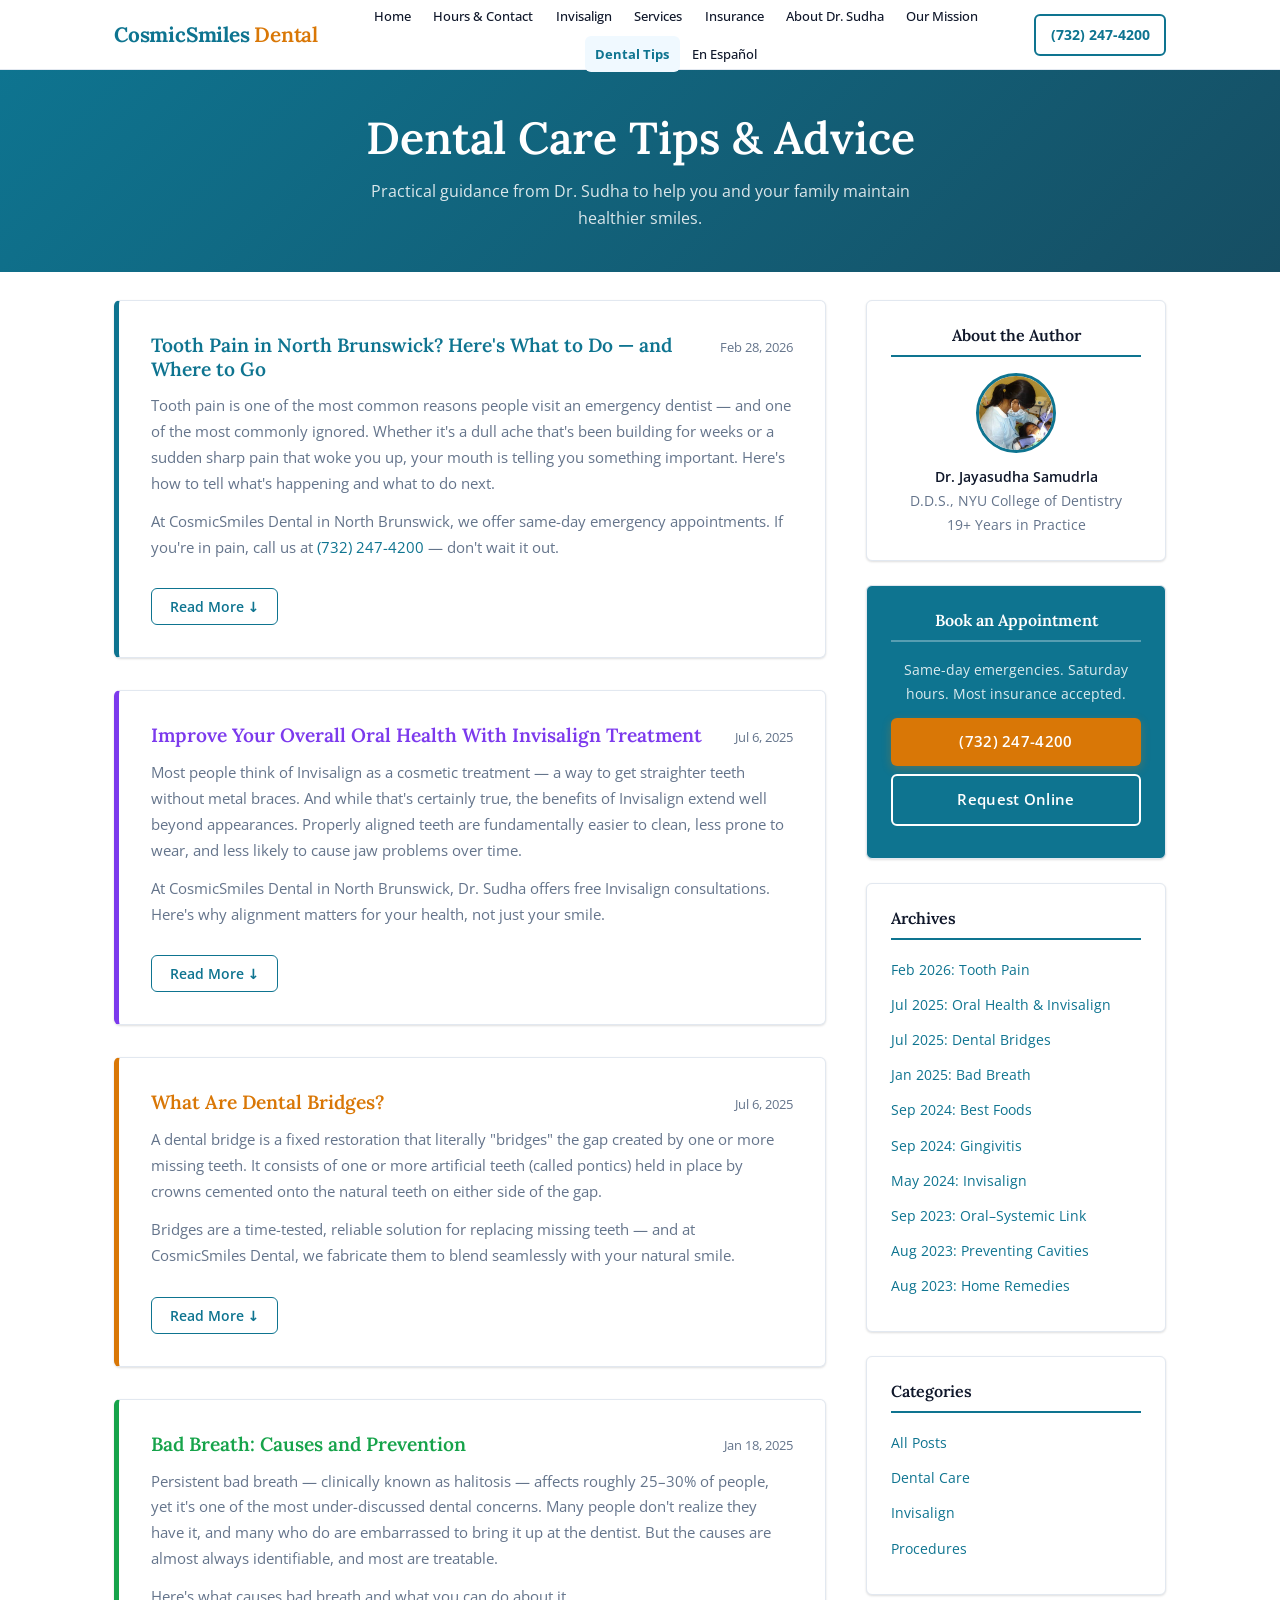
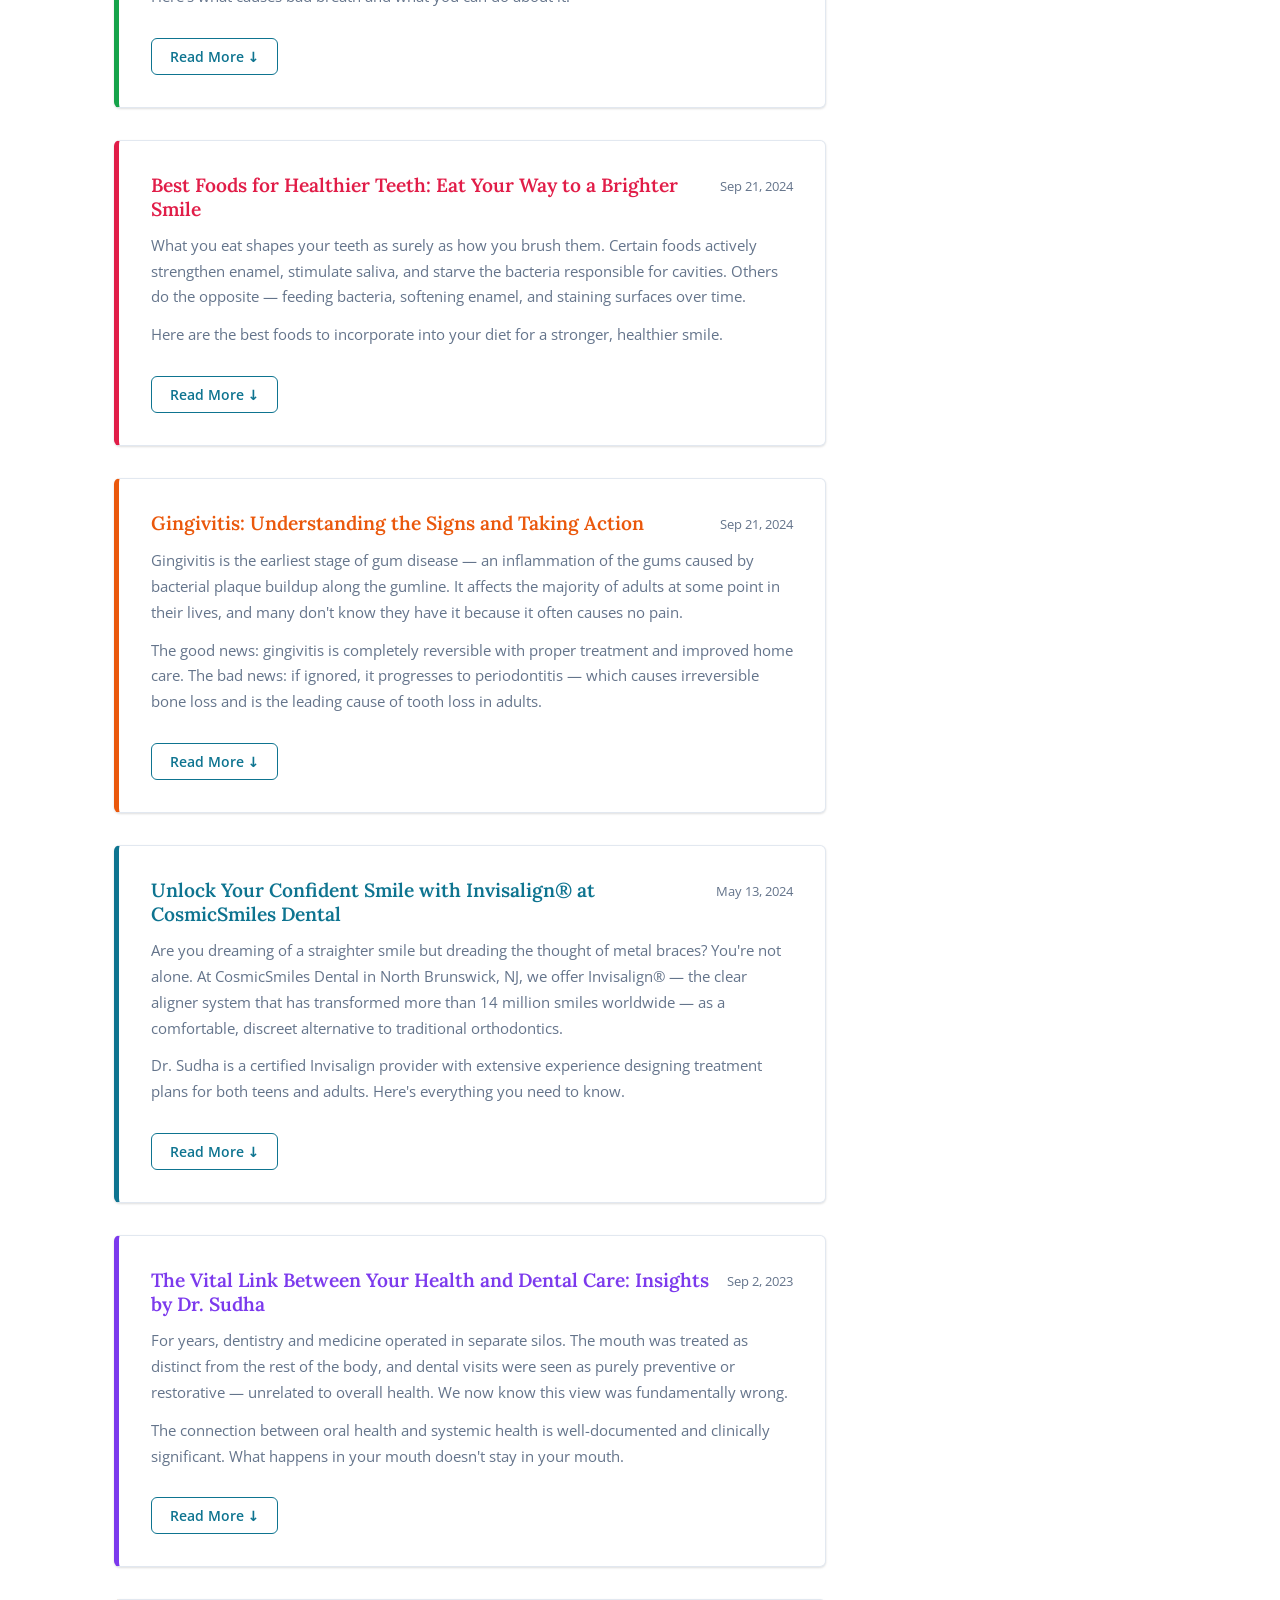
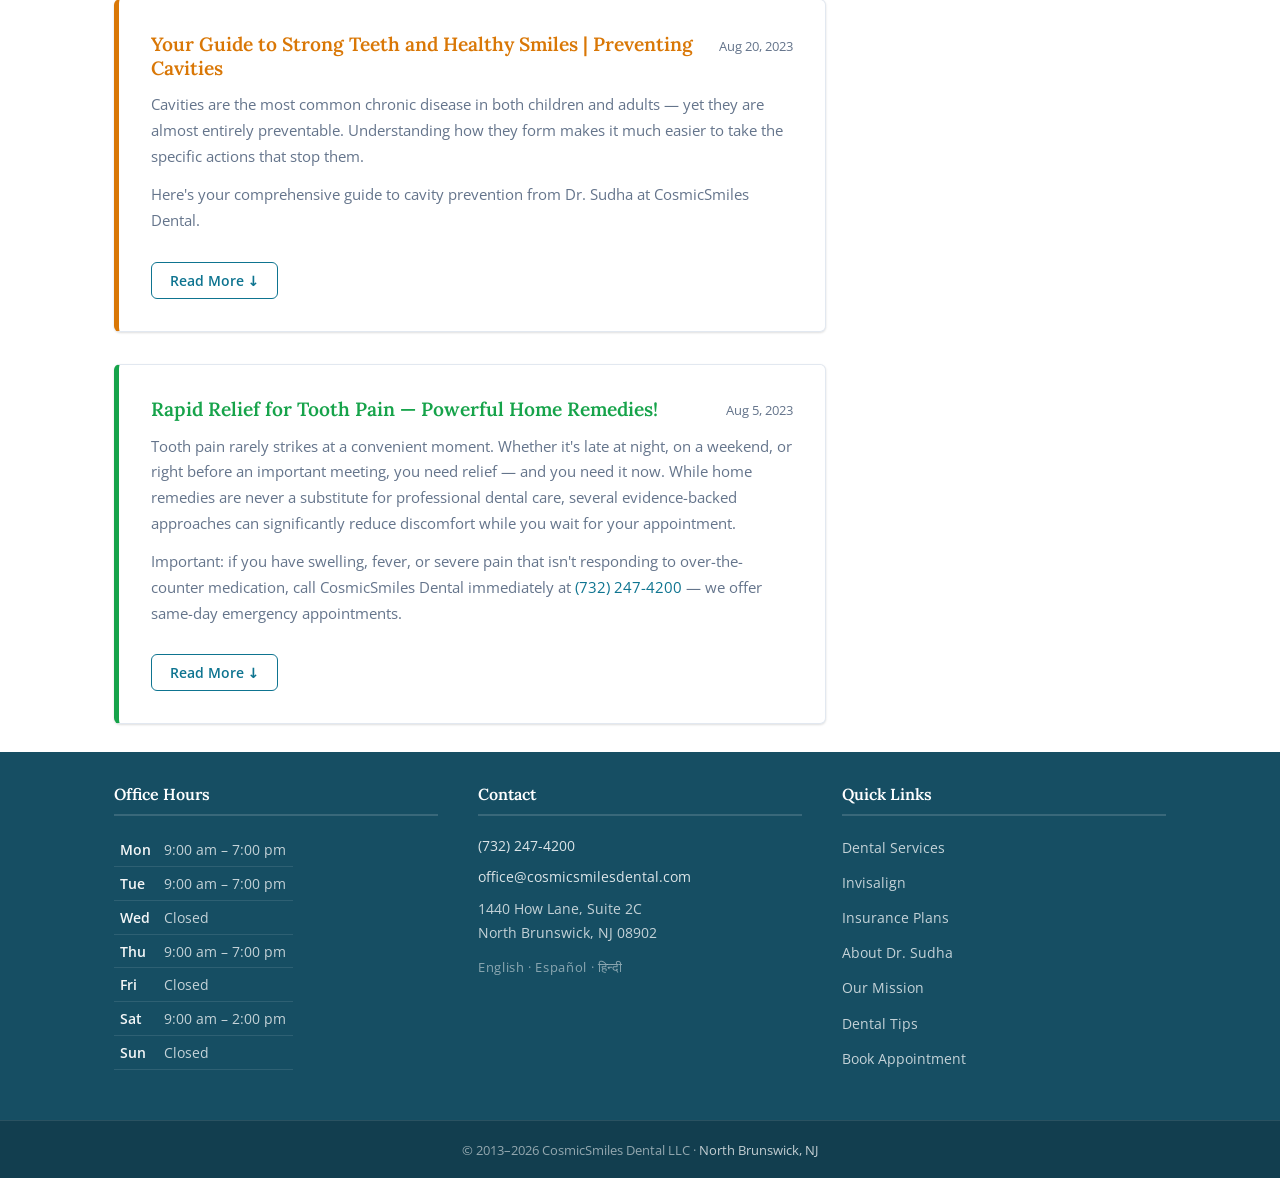
<file: dental-care-tips.html>
<!DOCTYPE html>
<html lang="en">
<head>
  <meta charset="UTF-8">
  <meta name="viewport" content="width=device-width, initial-scale=1.0">
  <title>Dental Care Tips &amp; Advice | CosmicSmiles Dental | North Brunswick NJ</title>
  <meta name="description" content="Dental care tips from Dr. Sudha at CosmicSmiles Dental — tooth pain, Invisalign, bad breath, gingivitis, cavity prevention, and more. North Brunswick NJ.">
  <link rel="canonical" href="https://cosmicsmilesdental.com/dental-care-tips.html">
  <meta property="og:type" content="website">
  <meta property="og:title" content="Dental Care Tips &amp; Advice | CosmicSmiles Dental | North Brunswick NJ">
  <meta property="og:description" content="Dental care tips from Dr. Sudha — tooth pain, Invisalign, bad breath, gingivitis, cavity prevention, and more.">
  <meta property="og:url" content="https://cosmicsmilesdental.com/dental-care-tips.html">
  <meta property="og:image" content="https://cosmicsmilesdental.com/assets/images/drsudha.jpg">
  <link rel="preconnect" href="https://fonts.googleapis.com">
  <link rel="preconnect" href="https://fonts.gstatic.com" crossorigin>
  <link href="https://fonts.googleapis.com/css2?family=Lora:ital,wght@0,400;0,600;0,700;1,400&family=Open+Sans:wght@400;500;600;700&display=swap" rel="stylesheet">
  <link rel="stylesheet" href="/assets/css/style.css">
  <link rel="icon" href="/favicon.ico">
  <script type="application/ld+json">
  {
    "@context": "https://schema.org",
    "@type": "Dentist",
    "name": "CosmicSmiles Dental",
    "url": "https://cosmicsmilesdental.com",
    "telephone": "+17322474200",
    "email": "office@cosmicsmilesdental.com",
    "image": "https://cosmicsmilesdental.com/assets/images/drsudha.jpg",
    "address": {
      "@type": "PostalAddress",
      "streetAddress": "1440 How Lane, Suite 2C",
      "addressLocality": "North Brunswick",
      "addressRegion": "NJ",
      "postalCode": "08902",
      "addressCountry": "US"
    },
    "geo": {"@type": "GeoCoordinates", "latitude": 40.4773, "longitude": -74.4755},
    "openingHoursSpecification": [
      {"@type": "OpeningHoursSpecification", "dayOfWeek": ["Monday","Tuesday","Thursday"], "opens": "09:00", "closes": "19:00"},
      {"@type": "OpeningHoursSpecification", "dayOfWeek": ["Saturday"], "opens": "09:00", "closes": "14:00"}
    ],
    "priceRange": "$$",
    "hasMap": "https://maps.google.com/?q=1440+How+Lane+Suite+2C+North+Brunswick+NJ+08902",
    "employee": {"@type": "Person", "name": "Dr. Jayasudha Samudrla", "jobTitle": "Dentist", "alumniOf": "New York University College of Dentistry"}
  }
  </script>
  <script type="application/ld+json">
  [
    {"@context":"https://schema.org","@type":"BlogPosting","headline":"Tooth Pain in North Brunswick? Here's What to Do — and Where to Go","datePublished":"2026-02-28","author":{"@type":"Person","name":"Dr. Jayasudha Samudrla"},"publisher":{"@type":"Organization","name":"CosmicSmiles Dental"}},
    {"@context":"https://schema.org","@type":"BlogPosting","headline":"Improve Your Overall Oral Health With Invisalign Treatment","datePublished":"2025-07-06","author":{"@type":"Person","name":"Dr. Jayasudha Samudrla"},"publisher":{"@type":"Organization","name":"CosmicSmiles Dental"}},
    {"@context":"https://schema.org","@type":"BlogPosting","headline":"What Are Dental Bridges?","datePublished":"2025-07-06","author":{"@type":"Person","name":"Dr. Jayasudha Samudrla"},"publisher":{"@type":"Organization","name":"CosmicSmiles Dental"}},
    {"@context":"https://schema.org","@type":"BlogPosting","headline":"Bad Breath: Causes and Prevention","datePublished":"2025-01-18","author":{"@type":"Person","name":"Dr. Jayasudha Samudrla"},"publisher":{"@type":"Organization","name":"CosmicSmiles Dental"}},
    {"@context":"https://schema.org","@type":"BlogPosting","headline":"Best Foods for Healthier Teeth: Eat Your Way to a Brighter Smile","datePublished":"2024-09-21","author":{"@type":"Person","name":"Dr. Jayasudha Samudrla"},"publisher":{"@type":"Organization","name":"CosmicSmiles Dental"}},
    {"@context":"https://schema.org","@type":"BlogPosting","headline":"Gingivitis: Understanding the Signs and Taking Action","datePublished":"2024-09-21","author":{"@type":"Person","name":"Dr. Jayasudha Samudrla"},"publisher":{"@type":"Organization","name":"CosmicSmiles Dental"}},
    {"@context":"https://schema.org","@type":"BlogPosting","headline":"Unlock Your Confident Smile with Invisalign® at CosmicSmiles Dental","datePublished":"2024-05-13","author":{"@type":"Person","name":"Dr. Jayasudha Samudrla"},"publisher":{"@type":"Organization","name":"CosmicSmiles Dental"}},
    {"@context":"https://schema.org","@type":"BlogPosting","headline":"The Vital Link Between Your Health and Dental Care: Insights by Dr. Sudha","datePublished":"2023-09-02","author":{"@type":"Person","name":"Dr. Jayasudha Samudrla"},"publisher":{"@type":"Organization","name":"CosmicSmiles Dental"}},
    {"@context":"https://schema.org","@type":"BlogPosting","headline":"Your Guide to Strong Teeth and Healthy Smiles | Preventing Cavities","datePublished":"2023-08-20","author":{"@type":"Person","name":"Dr. Jayasudha Samudrla"},"publisher":{"@type":"Organization","name":"CosmicSmiles Dental"}},
    {"@context":"https://schema.org","@type":"BlogPosting","headline":"Rapid Relief for Tooth Pain — Powerful Home Remedies!","datePublished":"2023-08-05","author":{"@type":"Person","name":"Dr. Jayasudha Samudrla"},"publisher":{"@type":"Organization","name":"CosmicSmiles Dental"}}
  ]
  </script>
</head>
<body>

  <!-- HEADER -->
  <header class="site-header" id="site-header">
    <div class="container header-inner">
      <a class="site-brand" href="/index.html">CosmicSmiles <span>Dental</span></a>
      <nav class="site-nav" id="site-nav" aria-label="Main navigation">
        <ul>
          <li><a href="/index.html">Home</a></li>
          <li><a href="/contact.html">Hours &amp; Contact</a></li>
          <li><a href="/invisalign-north-brunswick-nj.html">Invisalign</a></li>
          <li><a href="/services.html">Services</a></li>
          <li><a href="/insurance--discount-plans.html">Insurance</a></li>
          <li><a href="/about-dr-sudha.html">About Dr. Sudha</a></li>
          <li><a href="/our-mission.html">Our Mission</a></li>
          <li><a href="/dental-care-tips.html" class="active">Dental Tips</a></li>
          <li><a href="https://translate.google.com/translate?sl=en&tl=es&u=https://cosmicsmilesdental.com" rel="noopener">En Español</a></li>
        </ul>
      </nav>
      <a class="nav-phone" href="tel:7322474200">(732) 247-4200</a>
      <button class="hamburger" id="hamburger" aria-label="Toggle navigation" aria-expanded="false">
        <span></span><span></span><span></span>
      </button>
    </div>
  </header>

  <!-- PAGE HERO -->
  <div class="page-hero">
    <div class="container">
      <h1>Dental Care Tips &amp; Advice</h1>
      <p>Practical guidance from Dr. Sudha to help you and your family maintain healthier smiles.</p>
    </div>
  </div>

  <!-- BLOG LAYOUT -->
  <section class="section section--white">
    <div class="container">
      <div class="blog-layout">

        <!-- ARTICLES COLUMN -->
        <main class="blog-posts">

          <!-- POST 1 -->
          <article class="blog-post" id="post-tooth-pain">
            <div class="post-header">
              <h2>Tooth Pain in North Brunswick? Here's What to Do — and Where to Go</h2>
              <span class="post-date">Feb 28, 2026</span>
            </div>
            <div class="post-summary">
              <p>Tooth pain is one of the most common reasons people visit an emergency dentist — and one of the most commonly ignored. Whether it's a dull ache that's been building for weeks or a sudden sharp pain that woke you up, your mouth is telling you something important. Here's how to tell what's happening and what to do next.</p>
              <p>At CosmicSmiles Dental in North Brunswick, we offer same-day emergency appointments. If you're in pain, call us at <a href="tel:7322474200" style="color: var(--teal);">(732) 247-4200</a> — don't wait it out.</p>
            </div>
            <div class="post-full">
              <p><strong>Common Causes of Tooth Pain</strong></p>
              <ul>
                <li><strong>Cavities (dental caries):</strong> The most common cause. Bacteria eat through enamel and reach the sensitive inner layers of the tooth. Early cavities cause sensitivity to sweets or cold; advanced ones cause throbbing, constant pain.</li>
                <li><strong>Cracked or chipped tooth:</strong> Cracks can be invisible to the eye but cause sharp pain when biting or chewing. Temperature extremes often trigger discomfort.</li>
                <li><strong>Gum disease (periodontitis):</strong> Advanced gum disease causes bone loss around teeth, leading to sensitivity and aching pain at the gumline.</li>
                <li><strong>Tooth abscess:</strong> A bacterial infection inside the tooth or at the root. Symptoms include severe throbbing pain, swelling, fever, and a bad taste in the mouth. This is a dental emergency — seek care the same day.</li>
                <li><strong>Exposed root or gum recession:</strong> When gums recede, the sensitive root surface is exposed, causing sharp pain with hot, cold, or sweet stimuli.</li>
                <li><strong>Teeth grinding (bruxism):</strong> Nightly grinding wears down enamel and creates generalized tooth sensitivity and jaw pain.</li>
                <li><strong>Dental work sensitivity:</strong> A new filling or crown can cause temporary sensitivity as the tooth adjusts. This should improve within a few weeks.</li>
              </ul>
              <p><strong>When to Call Us Immediately</strong></p>
              <p>Call CosmicSmiles Dental right away if you have:</p>
              <ul>
                <li>Swelling of the face or jaw</li>
                <li>Fever alongside tooth pain</li>
                <li>Difficulty swallowing or breathing</li>
                <li>Pain severe enough to disrupt sleep</li>
                <li>A broken tooth with exposed pulp (visible pink or red tissue)</li>
              </ul>
              <p>These are signs of infection that can spread beyond your mouth. Don't wait — call <a href="tel:7322474200" style="color: var(--teal);">(732) 247-4200</a>.</p>
              <p><strong>What to Do While You Wait</strong></p>
              <ul>
                <li>Take over-the-counter ibuprofen or acetaminophen as directed — ibuprofen is generally more effective for dental pain due to its anti-inflammatory properties</li>
                <li>Apply a cold compress to your cheek in 20-minute intervals to reduce swelling</li>
                <li>Rinse gently with warm salt water (1 tsp salt in 8 oz water) to reduce bacteria</li>
                <li>Avoid very hot, cold, sweet, or acidic foods that trigger pain</li>
                <li>Do not place aspirin directly on the tooth or gum — this can cause a chemical burn</li>
              </ul>
              <p>These measures reduce discomfort temporarily. They do not treat the underlying cause. Only a dentist can diagnose and resolve what's causing the pain.</p>
              <p><strong>North Brunswick Emergency Dentist</strong></p>
              <p>CosmicSmiles Dental is located at 1440 How Lane, Suite 2C, North Brunswick, NJ 08902. We accept most insurance plans and offer same-day emergency appointments Monday, Tuesday, Thursday (until 7 pm) and Saturday (until 2 pm). Walk-ins are welcome.</p>
            </div>
            <button class="post-toggle">Read More ↓</button>
          </article>

          <!-- POST 2 -->
          <article class="blog-post" id="post-invisalign">
            <div class="post-header">
              <h2>Improve Your Overall Oral Health With Invisalign Treatment</h2>
              <span class="post-date">Jul 6, 2025</span>
            </div>
            <div class="post-summary">
              <p>Most people think of Invisalign as a cosmetic treatment — a way to get straighter teeth without metal braces. And while that's certainly true, the benefits of Invisalign extend well beyond appearances. Properly aligned teeth are fundamentally easier to clean, less prone to wear, and less likely to cause jaw problems over time.</p>
              <p>At CosmicSmiles Dental in North Brunswick, Dr. Sudha offers free Invisalign consultations. Here's why alignment matters for your health, not just your smile.</p>
            </div>
            <div class="post-full">
              <p><strong>Why Straight Teeth Are Healthier Teeth</strong></p>
              <p>Crooked, crowded, or widely spaced teeth create physical problems that affect your oral health every day:</p>
              <ul>
                <li><strong>Harder to clean:</strong> Overlapping teeth have tight spaces where toothbrush bristles and floss can't reach effectively. These pockets accumulate plaque and bacteria, leading to cavities and gum disease.</li>
                <li><strong>Uneven bite forces:</strong> When teeth don't meet properly, certain teeth absorb disproportionate pressure. Over years, this causes accelerated enamel wear, cracks, and can contribute to TMJ disorder.</li>
                <li><strong>Gum disease risk:</strong> Crowded teeth make it nearly impossible to clean along the gumline in some areas. Chronic plaque buildup leads to gingivitis and, eventually, periodontitis.</li>
                <li><strong>Bone loss:</strong> Advanced gum disease causes irreversible bone loss around tooth roots. Straighter teeth reduce the bacterial accumulation that triggers this process.</li>
              </ul>
              <p><strong>How Invisalign Improves Oral Health Specifically</strong></p>
              <p>Because Invisalign aligners are removable, you can brush and floss your teeth exactly as you would without braces — no threading around wires, no brackets trapping food. Studies show that Invisalign patients maintain better gum health throughout treatment compared to patients with traditional braces.</p>
              <p>After treatment, properly aligned teeth are easier to clean for life — reducing your lifetime risk of cavities, gum disease, and expensive restorative work.</p>
              <p><strong>Who Is a Candidate?</strong></p>
              <p>Invisalign treats crowded teeth, gaps, overbites, underbites, crossbites, and open bites in both teens and adults. The best way to know if you're a candidate is a free consultation with Dr. Sudha. She'll evaluate your bite, show you a 3D preview of your results, and answer every question with no pressure.</p>
              <p>Call <a href="tel:7322474200" style="color: var(--teal);">(732) 247-4200</a> or <a href="/contact.html" style="color: var(--teal);">book online</a> to schedule your free Invisalign consultation at CosmicSmiles Dental in North Brunswick, NJ.</p>
            </div>
            <button class="post-toggle">Read More ↓</button>
          </article>

          <!-- POST 3 -->
          <article class="blog-post" id="post-bridges">
            <div class="post-header">
              <h2>What Are Dental Bridges?</h2>
              <span class="post-date">Jul 6, 2025</span>
            </div>
            <div class="post-summary">
              <p>A dental bridge is a fixed restoration that literally "bridges" the gap created by one or more missing teeth. It consists of one or more artificial teeth (called pontics) held in place by crowns cemented onto the natural teeth on either side of the gap.</p>
              <p>Bridges are a time-tested, reliable solution for replacing missing teeth — and at CosmicSmiles Dental, we fabricate them to blend seamlessly with your natural smile.</p>
            </div>
            <div class="post-full">
              <p><strong>Why Replace a Missing Tooth?</strong></p>
              <p>Many patients are tempted to leave a gap, especially if it's in the back of the mouth where it isn't visible. But every missing tooth creates a chain of problems over time:</p>
              <ul>
                <li>The teeth on either side of the gap gradually drift inward, affecting your bite</li>
                <li>The tooth above (or below) the gap may super-erupt, shifting out of alignment</li>
                <li>Bone in the jaw begins to resorb where the tooth root no longer stimulates it</li>
                <li>Chewing function is impaired, causing other teeth to compensate and wear unevenly</li>
                <li>Speech can be affected, depending on which tooth was lost</li>
              </ul>
              <p><strong>Types of Dental Bridges</strong></p>
              <ul>
                <li><strong>Traditional bridge:</strong> The most common type. Two crowns anchor the pontic on either side. Requires reshaping the adjacent teeth.</li>
                <li><strong>Cantilever bridge:</strong> Anchored on only one side. Used when there is only one adjacent tooth available.</li>
                <li><strong>Maryland (resin-bonded) bridge:</strong> A minimal-prep option that bonds metal or porcelain wings to the backs of adjacent teeth. Less tooth structure removed, but not as strong as traditional bridges.</li>
                <li><strong>Implant-supported bridge:</strong> Uses dental implants instead of crowns on natural teeth as anchors. The strongest and most stable option — no natural teeth are prepared, and bone loss is prevented.</li>
              </ul>
              <p><strong>How Long Does a Bridge Last?</strong></p>
              <p>With proper care, a well-made dental bridge lasts 10–15 years, and many last longer. The key factors are good oral hygiene (especially flossing under the bridge with a floss threader or water flosser), avoiding hard or sticky foods, and regular professional cleanings.</p>
              <p>If you have a missing tooth and want to understand your options — bridge versus implant versus partial denture — Dr. Sudha will walk through each option based on your specific situation. Call <a href="tel:7322474200" style="color: var(--teal);">(732) 247-4200</a> to schedule a consultation.</p>
            </div>
            <button class="post-toggle">Read More ↓</button>
          </article>

          <!-- POST 4 -->
          <article class="blog-post" id="post-bad-breath">
            <div class="post-header">
              <h2>Bad Breath: Causes and Prevention</h2>
              <span class="post-date">Jan 18, 2025</span>
            </div>
            <div class="post-summary">
              <p>Persistent bad breath — clinically known as halitosis — affects roughly 25–30% of people, yet it's one of the most under-discussed dental concerns. Many people don't realize they have it, and many who do are embarrassed to bring it up at the dentist. But the causes are almost always identifiable, and most are treatable.</p>
              <p>Here's what causes bad breath and what you can do about it.</p>
            </div>
            <div class="post-full">
              <p><strong>The Most Common Cause: Bacteria in Your Mouth</strong></p>
              <p>The vast majority of bad breath originates in the mouth itself, specifically from sulfur-producing bacteria that break down food particles and dead cells. These bacteria thrive in low-oxygen environments — between teeth, under the gumline, and especially on the surface of the tongue.</p>
              <p>The tongue is often overlooked in oral hygiene routines, but it's one of the primary sources of bad breath. The rough surface of the tongue traps bacteria, dead cells, and food debris. Adding a tongue scraper to your routine can make a noticeable difference.</p>
              <p><strong>Other Common Causes</strong></p>
              <ul>
                <li><strong>Gum disease:</strong> The bacteria that cause periodontitis produce particularly pungent compounds. If your bad breath is accompanied by bleeding gums, loose teeth, or gum recession, see your dentist promptly.</li>
                <li><strong>Dry mouth (xerostomia):</strong> Saliva washes away bacteria and food particles. Reduced saliva flow — from medications, mouth breathing, or certain medical conditions — allows bacteria to accumulate. Morning breath is an example of temporary dry-mouth halitosis.</li>
                <li><strong>Food choices:</strong> Garlic, onions, and certain spices are absorbed into the bloodstream and expelled through the lungs, causing breath odor that no amount of brushing can eliminate until the food is metabolized.</li>
                <li><strong>Tobacco:</strong> Smoking and chewing tobacco dry out the mouth, promote gum disease, and leave their own odor compounds.</li>
                <li><strong>Medical conditions:</strong> Sinus infections, acid reflux, diabetes (produces a fruity/acetone smell), kidney failure, and liver disease can all cause distinctive breath odors. If your dentist rules out oral causes, a medical evaluation may be warranted.</li>
                <li><strong>Dental appliances:</strong> Dentures, retainers, and night guards can harbor bacteria if not cleaned thoroughly and daily.</li>
              </ul>
              <p><strong>Prevention and Treatment</strong></p>
              <ul>
                <li>Brush twice daily, 2 minutes each time, including along the gumline</li>
                <li>Floss once daily — bacteria between teeth are a major source</li>
                <li>Scrape your tongue with a tongue scraper every morning</li>
                <li>Stay hydrated — water keeps saliva flow up</li>
                <li>Use an antibacterial mouthwash (look for cetylpyridinium chloride or chlorhexidine if prescribed)</li>
                <li>See your dentist for regular cleanings — professional scaling removes tartar that brushing can't</li>
                <li>Treat gum disease if present — it's the single most impactful intervention for chronic halitosis from an oral cause</li>
              </ul>
              <p>If you've been bothered by persistent bad breath, bring it up at your next appointment. Dr. Sudha can identify the source and recommend an effective treatment plan. It's a common concern — there's no need to be embarrassed. Call <a href="tel:7322474200" style="color: var(--teal);">(732) 247-4200</a>.</p>
            </div>
            <button class="post-toggle">Read More ↓</button>
          </article>

          <!-- POST 5 -->
          <article class="blog-post" id="post-foods">
            <div class="post-header">
              <h2>Best Foods for Healthier Teeth: Eat Your Way to a Brighter Smile</h2>
              <span class="post-date">Sep 21, 2024</span>
            </div>
            <div class="post-summary">
              <p>What you eat shapes your teeth as surely as how you brush them. Certain foods actively strengthen enamel, stimulate saliva, and starve the bacteria responsible for cavities. Others do the opposite — feeding bacteria, softening enamel, and staining surfaces over time.</p>
              <p>Here are the best foods to incorporate into your diet for a stronger, healthier smile.</p>
            </div>
            <div class="post-full">
              <p><strong>Foods That Strengthen Teeth</strong></p>
              <ul>
                <li><strong>Dairy (cheese, milk, plain yogurt):</strong> Rich in calcium and phosphates that remineralize enamel. Cheese also raises the pH in your mouth and reduces acid damage after meals.</li>
                <li><strong>Leafy greens (spinach, kale, Swiss chard):</strong> High in calcium and folic acid. Folic acid has been shown to reduce gum inflammation and may help treat gum disease in pregnant women.</li>
                <li><strong>Apples and carrots:</strong> Crunchy, fibrous foods act as natural toothbrushes, scrubbing tooth surfaces as you chew and stimulating saliva production. The water content dilutes sugars.</li>
                <li><strong>Almonds:</strong> High in calcium and protein with very low sugar. A great snack for tooth health.</li>
                <li><strong>Celery:</strong> The fibrous texture scrubs teeth and gums. Celery also requires significant chewing, which boosts saliva.</li>
              </ul>
              <p><strong>Foods That Protect Against Cavities</strong></p>
              <ul>
                <li><strong>Green and black tea:</strong> Contain polyphenols that suppress the growth of bacteria responsible for cavities. Use fluoridated water to brew for added protection.</li>
                <li><strong>Water (especially fluoridated):</strong> Flushes food debris, dilutes acids, and delivers fluoride to enamel. The single best beverage for dental health.</li>
                <li><strong>Cranberries:</strong> Contain compounds that prevent bacteria from adhering to tooth surfaces. Note: dried cranberries and cranberry juice are often high in added sugar — choose fresh or unsweetened options.</li>
              </ul>
              <p><strong>Foods to Limit</strong></p>
              <ul>
                <li>Sugary beverages (soda, sports drinks, fruit juice) — frequent sipping keeps your mouth acidic continuously</li>
                <li>Sticky sweets (gummy candies, dried fruit) — cling to teeth and feed bacteria longer</li>
                <li>Starchy snacks (chips, crackers) — break down into sugars and lodge between teeth easily</li>
                <li>Citrus fruits and vinegar — highly acidic; rinse with water after eating rather than brushing immediately (which spreads the acid)</li>
                <li>Coffee, tea with sugar, and red wine — staining beverages; use a straw where possible</li>
              </ul>
              <p>No single food will make or break your dental health. The pattern of your overall diet — and especially your snacking frequency — matters most. Each time you eat, acid attacks your teeth for 20–30 minutes. Frequent snacking extends this window considerably. Limit snacking between meals and rinse with water afterward.</p>
            </div>
            <button class="post-toggle">Read More ↓</button>
          </article>

          <!-- POST 6 -->
          <article class="blog-post" id="post-gingivitis">
            <div class="post-header">
              <h2>Gingivitis: Understanding the Signs and Taking Action</h2>
              <span class="post-date">Sep 21, 2024</span>
            </div>
            <div class="post-summary">
              <p>Gingivitis is the earliest stage of gum disease — an inflammation of the gums caused by bacterial plaque buildup along the gumline. It affects the majority of adults at some point in their lives, and many don't know they have it because it often causes no pain.</p>
              <p>The good news: gingivitis is completely reversible with proper treatment and improved home care. The bad news: if ignored, it progresses to periodontitis — which causes irreversible bone loss and is the leading cause of tooth loss in adults.</p>
            </div>
            <div class="post-full">
              <p><strong>Signs of Gingivitis</strong></p>
              <ul>
                <li><strong>Bleeding gums</strong> when brushing or flossing — the most common and earliest sign. Healthy gums don't bleed with normal brushing.</li>
                <li><strong>Red, swollen, or puffy gums</strong> — healthy gums are pink and firm</li>
                <li><strong>Bad breath</strong> that persists despite good hygiene</li>
                <li><strong>Tender gums</strong> when touched</li>
                <li><strong>Gums that have pulled away</strong> slightly from teeth, creating deeper pockets</li>
              </ul>
              <p>Gingivitis is typically painless, which is why regular dental cleanings are essential — your dentist can identify early gum disease before you're aware of it.</p>
              <p><strong>What Causes Gingivitis?</strong></p>
              <p>Plaque — the sticky film of bacteria that forms on teeth daily — is the primary cause. When plaque isn't removed thoroughly by brushing and flossing, it irritates the gum tissue. Within 24–72 hours, plaque can harden into calculus (tartar), which can't be removed by brushing alone.</p>
              <p>Risk factors that increase susceptibility include:</p>
              <ul>
                <li>Inconsistent or improper brushing and flossing technique</li>
                <li>Smoking or chewing tobacco</li>
                <li>Hormonal changes (pregnancy, puberty, menopause)</li>
                <li>Certain medications that cause dry mouth or gum overgrowth</li>
                <li>Diabetes and other systemic conditions</li>
                <li>Crooked or crowded teeth that are harder to clean</li>
              </ul>
              <p><strong>Reversing Gingivitis</strong></p>
              <p>Gingivitis is reversed with thorough professional cleaning combined with improved home care:</p>
              <ol>
                <li>Professional cleaning to remove all plaque and tartar</li>
                <li>Brushing at least twice daily for 2 full minutes, using a soft-bristled brush at a 45-degree angle to the gumline</li>
                <li>Flossing once daily — there is no substitute for flossing to clean between teeth and under the gumline</li>
                <li>An antibacterial mouthwash as recommended by your dentist</li>
                <li>Addressing risk factors (quitting smoking, managing diabetes)</li>
              </ol>
              <p>Most patients see significant improvement within 2–4 weeks. If you've noticed any of the signs above, don't delay — call CosmicSmiles Dental at <a href="tel:7322474200" style="color: var(--teal);">(732) 247-4200</a> to schedule a cleaning and evaluation.</p>
            </div>
            <button class="post-toggle">Read More ↓</button>
          </article>

          <!-- POST 7 -->
          <article class="blog-post" id="post-invisalign-2">
            <div class="post-header">
              <h2>Unlock Your Confident Smile with Invisalign® at CosmicSmiles Dental</h2>
              <span class="post-date">May 13, 2024</span>
            </div>
            <div class="post-summary">
              <p>Are you dreaming of a straighter smile but dreading the thought of metal braces? You're not alone. At CosmicSmiles Dental in North Brunswick, NJ, we offer Invisalign® — the clear aligner system that has transformed more than 14 million smiles worldwide — as a comfortable, discreet alternative to traditional orthodontics.</p>
              <p>Dr. Sudha is a certified Invisalign provider with extensive experience designing treatment plans for both teens and adults. Here's everything you need to know.</p>
            </div>
            <div class="post-full">
              <p><strong>The Invisalign Advantage</strong></p>
              <p>Invisalign uses a series of clear, custom-fabricated plastic aligners to move teeth gradually into their ideal positions. Each set of aligners is worn for approximately 1–2 weeks before moving to the next set in the series. The aligners are:</p>
              <ul>
                <li>Virtually invisible — most people won't notice them unless you tell them</li>
                <li>Removable for eating, drinking, brushing, and flossing</li>
                <li>Made from smooth, BPA-free plastic — no wires to irritate the cheeks or gums</li>
                <li>Changed at home — fewer office visits than traditional braces</li>
              </ul>
              <p><strong>The CosmicSmiles Difference</strong></p>
              <p>Not all Invisalign providers are the same. Dr. Sudha designs every treatment plan personally, using 3D digital imaging to map the precise sequence of tooth movements from start to finish. You'll see a digital preview of your final result before you commit to a single aligner.</p>
              <p>We also offer multilingual consultations — English, Spanish, and Hindi — and flexible scheduling including evenings until 7 pm and Saturdays. Making Invisalign accessible to busy North Brunswick families is a priority.</p>
              <p><strong>What Conditions Does Invisalign Treat?</strong></p>
              <ul>
                <li>Crowded teeth</li>
                <li>Widely spaced teeth and gaps</li>
                <li>Overbite, underbite, crossbite, and open bite</li>
                <li>Relapse after previous orthodontic treatment</li>
              </ul>
              <p><strong>Start With a Free Consultation</strong></p>
              <p>The first step is a free, no-obligation consultation with Dr. Sudha. She'll evaluate your teeth, discuss your goals, and give you a clear picture of what Invisalign can achieve for you. Call <a href="tel:7322474200" style="color: var(--teal);">(732) 247-4200</a> or <a href="/contact.html" style="color: var(--teal);">book online</a> today.</p>
              <div class="post-video">
                <div class="video-wrapper">
                  <iframe src="https://www.youtube.com/embed/hoZB6SZEJ_0" title="Invisalign at CosmicSmiles Dental" allowfullscreen loading="lazy"></iframe>
                </div>
              </div>
            </div>
            <button class="post-toggle">Read More ↓</button>
          </article>

          <!-- POST 8 -->
          <article class="blog-post" id="post-oral-systemic">
            <div class="post-header">
              <h2>The Vital Link Between Your Health and Dental Care: Insights by Dr. Sudha</h2>
              <span class="post-date">Sep 2, 2023</span>
            </div>
            <div class="post-summary">
              <p>For years, dentistry and medicine operated in separate silos. The mouth was treated as distinct from the rest of the body, and dental visits were seen as purely preventive or restorative — unrelated to overall health. We now know this view was fundamentally wrong.</p>
              <p>The connection between oral health and systemic health is well-documented and clinically significant. What happens in your mouth doesn't stay in your mouth.</p>
            </div>
            <div class="post-full">
              <p><strong>Gum Disease and Heart Disease</strong></p>
              <p>The most studied oral-systemic connection is between periodontal disease and cardiovascular disease. People with moderate to severe gum disease have been shown to have a significantly higher risk of heart disease, stroke, and atherosclerosis compared to people with healthy gums.</p>
              <p>The mechanism appears to be twofold: the bacteria responsible for gum disease can enter the bloodstream through inflamed gum tissue and trigger inflammation in blood vessels and heart valves. Additionally, the systemic inflammatory response triggered by chronic gum infection contributes to the inflammation that underlies cardiovascular disease.</p>
              <p><strong>Diabetes: A Two-Way Street</strong></p>
              <p>Diabetes and gum disease have a bidirectional relationship. Diabetes increases susceptibility to gum disease — elevated blood sugar creates an environment where bacteria thrive and the immune response is impaired. Conversely, untreated gum disease makes blood sugar harder to control by contributing to systemic inflammation that reduces insulin sensitivity.</p>
              <p>Treating gum disease has been shown to improve HbA1c levels in people with Type 2 diabetes — a remarkable demonstration that dental care is medical care.</p>
              <p><strong>Pregnancy and Oral Health</strong></p>
              <p>Hormonal changes during pregnancy make gums significantly more susceptible to inflammation. Pregnancy gingivitis affects up to 70% of pregnant women. More concerning, severe periodontal disease during pregnancy has been associated with preterm birth and low birth weight.</p>
              <p>The American Congress of Obstetricians and Gynecologists recommends a dental cleaning and exam during pregnancy. Treating gum disease during pregnancy is safe and important.</p>
              <p><strong>Other Conditions Linked to Oral Health</strong></p>
              <ul>
                <li><strong>Respiratory disease:</strong> Bacteria from the mouth can be aspirated into the lungs, contributing to pneumonia and exacerbating COPD</li>
                <li><strong>Alzheimer's disease:</strong> Emerging research suggests a link between periodontal bacteria and cognitive decline</li>
                <li><strong>Rheumatoid arthritis:</strong> Higher prevalence of gum disease in RA patients, with shared inflammatory pathways</li>
                <li><strong>Kidney disease:</strong> Dental infections can contribute to sepsis and kidney complications</li>
              </ul>
              <p><strong>What This Means for You</strong></p>
              <p>Dental cleanings are not just about clean teeth and fresh breath. They are a meaningful component of preventive healthcare. Detecting and treating gum disease, monitoring for oral cancer, and maintaining a clean oral environment reduces your systemic inflammatory load and protects your overall health.</p>
              <p>If it's been more than six months since your last cleaning, or if you've noticed any symptoms of gum disease, please call CosmicSmiles Dental at <a href="tel:7322474200" style="color: var(--teal);">(732) 247-4200</a>.</p>
            </div>
            <button class="post-toggle">Read More ↓</button>
          </article>

          <!-- POST 9 -->
          <article class="blog-post" id="post-cavities">
            <div class="post-header">
              <h2>Your Guide to Strong Teeth and Healthy Smiles | Preventing Cavities</h2>
              <span class="post-date">Aug 20, 2023</span>
            </div>
            <div class="post-summary">
              <p>Cavities are the most common chronic disease in both children and adults — yet they are almost entirely preventable. Understanding how they form makes it much easier to take the specific actions that stop them.</p>
              <p>Here's your comprehensive guide to cavity prevention from Dr. Sudha at CosmicSmiles Dental.</p>
            </div>
            <div class="post-full">
              <p><strong>How Cavities Form</strong></p>
              <p>Cavities are caused by the acid produced by bacteria in your mouth. Here's the sequence:</p>
              <ol>
                <li>Bacteria (primarily Streptococcus mutans) in your mouth consume sugars and carbohydrates from food</li>
                <li>They excrete acid as a byproduct</li>
                <li>This acid softens and demineralizes the enamel surface — initially creating a "white spot" lesion that is still reversible</li>
                <li>With repeated acid exposure, the enamel breaks down and a cavity forms — a physical hole in the tooth</li>
                <li>If untreated, the cavity reaches the dentin (the softer layer beneath enamel), where it progresses faster and causes sensitivity</li>
                <li>Eventually the pulp (nerve and blood supply) is reached, causing pain and requiring root canal treatment or extraction</li>
              </ol>
              <p><strong>The Six Pillars of Cavity Prevention</strong></p>
              <ul>
                <li><strong>Fluoride:</strong> The most evidence-backed intervention. Fluoride incorporates into enamel, making it more resistant to acid attack and accelerating remineralization. Use fluoride toothpaste twice daily, and consider fluoride treatments at your dental cleaning.</li>
                <li><strong>Brushing technique:</strong> Brush for a full 2 minutes, twice daily. Use a soft-bristled brush at a 45-degree angle to the gumline. Focus on the gumline and back teeth where decay most commonly begins.</li>
                <li><strong>Flossing:</strong> 30% of tooth surfaces are between teeth — unreachable by any toothbrush. Floss once daily to remove plaque and food debris from these surfaces.</li>
                <li><strong>Diet:</strong> Limit sugary and starchy foods and beverages. More important than the amount of sugar is the frequency — sipping soda throughout the day is far more damaging than a single serving with a meal.</li>
                <li><strong>Sealants:</strong> Dental sealants are thin coatings applied to the chewing surfaces of back teeth, physically blocking the pits and fissures where most cavities in children and teens develop. Highly effective and painless.</li>
                <li><strong>Professional cleanings:</strong> Even perfect brushing leaves plaque in some areas, which hardens into tartar. Professional cleaning removes tartar, and the dentist can spot early cavities that are still reversible with fluoride treatment.</li>
              </ul>
              <p>Questions about your or your child's cavity risk? Dr. Sudha can assess your individual risk factors and recommend a personalized prevention plan. Call <a href="tel:7322474200" style="color: var(--teal);">(732) 247-4200</a> to schedule.</p>
            </div>
            <button class="post-toggle">Read More ↓</button>
          </article>

          <!-- POST 10 -->
          <article class="blog-post" id="post-home-remedies">
            <div class="post-header">
              <h2>Rapid Relief for Tooth Pain — Powerful Home Remedies!</h2>
              <span class="post-date">Aug 5, 2023</span>
            </div>
            <div class="post-summary">
              <p>Tooth pain rarely strikes at a convenient moment. Whether it's late at night, on a weekend, or right before an important meeting, you need relief — and you need it now. While home remedies are never a substitute for professional dental care, several evidence-backed approaches can significantly reduce discomfort while you wait for your appointment.</p>
              <p>Important: if you have swelling, fever, or severe pain that isn't responding to over-the-counter medication, call CosmicSmiles Dental immediately at <a href="tel:7322474200" style="color: var(--teal);">(732) 247-4200</a> — we offer same-day emergency appointments.</p>
            </div>
            <div class="post-full">
              <p><strong>1. Over-the-Counter Pain Relievers (Most Effective)</strong></p>
              <p>Ibuprofen (Advil, Motrin) is generally the most effective OTC option for dental pain because it both reduces pain and addresses the underlying inflammation. Take with food, follow dosage directions, and do not exceed the recommended amount. Acetaminophen (Tylenol) is an alternative if you can't take NSAIDs.</p>
              <p>Do not place aspirin directly on your tooth or gum. Aspirin is acidic and will cause a chemical burn to soft tissue — a common mistake that worsens discomfort.</p>
              <p><strong>2. Salt Water Rinse</strong></p>
              <p>Dissolve 1 teaspoon of table salt in 8 oz of warm (not hot) water. Swish gently for 30 seconds and spit. Salt water is a natural disinfectant that reduces oral bacteria, helps clean the area, and reduces inflammation. It won't eliminate the cause of your pain but can reduce discomfort and prevent bacterial spread.</p>
              <p><strong>3. Clove Oil (Eugenol)</strong></p>
              <p>Clove oil contains eugenol, a natural anesthetic and antiseptic that's been used in dentistry for centuries — in fact, it's still an active ingredient in some professional dental formulations. Apply a small amount to a cotton ball and hold it against the painful tooth for a few minutes. Dilute with a carrier oil (like olive oil) if using straight clove oil to avoid irritating the gum tissue.</p>
              <p>You can also use over-the-counter benzocaine products (Orajel, Anbesol), which are topical anesthetics that numb the area temporarily.</p>
              <p><strong>4. Cold Compress</strong></p>
              <p>If you have swelling or inflammation, apply a cold compress (or a bag of frozen peas wrapped in a cloth) to the outside of your cheek for 20 minutes on, 20 minutes off. Cold reduces swelling and numbs the area, providing temporary pain relief. Do not apply ice directly to the skin or to the tooth.</p>
              <p><strong>5. Hydrogen Peroxide Rinse</strong></p>
              <p>Mix equal parts 3% hydrogen peroxide and water. Swish for 30 seconds and spit — do not swallow. Hydrogen peroxide kills bacteria and can reduce inflammation around an infected tooth. Do not use this remedy for children.</p>
              <p><strong>6. Garlic</strong></p>
              <p>Garlic contains allicin, a compound with potent antibacterial properties. Crush a fresh clove of garlic into a paste and apply it to the affected tooth. It won't win any breath contests, but it can reduce bacterial activity around an infection. This is most useful for an abscess or gum infection while awaiting dental care.</p>
              <p><strong>7. Elevate Your Head When Sleeping</strong></p>
              <p>Lying flat increases blood pressure in the head, which can intensify throbbing tooth pain. Use an extra pillow to keep your head elevated above your heart when sleeping to reduce pressure and discomfort.</p>
              <p><strong>Remember: These Are Temporary Measures</strong></p>
              <p>Every one of these remedies addresses symptoms, not causes. The underlying problem — whether a cavity, crack, infection, or abscess — will continue to progress and worsen without professional treatment. Use these measures to get through the night, then call your dentist first thing in the morning.</p>
              <p>CosmicSmiles Dental offers same-day emergency appointments. Call <a href="tel:7322474200" style="color: var(--teal);">(732) 247-4200</a> — we're here to help.</p>
            </div>
            <button class="post-toggle">Read More ↓</button>
          </article>

        </main><!-- /blog-posts -->

        <!-- SIDEBAR -->
        <aside class="blog-sidebar">

          <div class="sidebar-widget sidebar-author">
            <h3>About the Author</h3>
            <img src="/assets/images/drsudha.jpg" alt="Dr. Sudha CosmicSmiles Dental">
            <p><strong>Dr. Jayasudha Samudrla</strong><br>D.D.S., NYU College of Dentistry<br>19+ Years in Practice</p>
          </div>

          <div class="sidebar-widget sidebar-appt">
            <h3>Book an Appointment</h3>
            <p>Same-day emergencies. Saturday hours. Most insurance accepted.</p>
            <a href="tel:7322474200" class="btn btn--amber">(732) 247-4200</a>
            <a href="/contact.html" class="btn btn--outline-white">Request Online</a>
          </div>

          <div class="sidebar-widget">
            <h3>Archives</h3>
            <ul>
              <li><a href="#post-tooth-pain">Feb 2026: Tooth Pain</a></li>
              <li><a href="#post-invisalign">Jul 2025: Oral Health &amp; Invisalign</a></li>
              <li><a href="#post-bridges">Jul 2025: Dental Bridges</a></li>
              <li><a href="#post-bad-breath">Jan 2025: Bad Breath</a></li>
              <li><a href="#post-foods">Sep 2024: Best Foods</a></li>
              <li><a href="#post-gingivitis">Sep 2024: Gingivitis</a></li>
              <li><a href="#post-invisalign-2">May 2024: Invisalign</a></li>
              <li><a href="#post-oral-systemic">Sep 2023: Oral–Systemic Link</a></li>
              <li><a href="#post-cavities">Aug 2023: Preventing Cavities</a></li>
              <li><a href="#post-home-remedies">Aug 2023: Home Remedies</a></li>
            </ul>
          </div>

          <div class="sidebar-widget">
            <h3>Categories</h3>
            <ul>
              <li><a href="/dental-care-tips.html">All Posts</a></li>
              <li><a href="/dental-care-tips.html">Dental Care</a></li>
              <li><a href="/invisalign-north-brunswick-nj.html">Invisalign</a></li>
              <li><a href="/services.html">Procedures</a></li>
            </ul>
          </div>

        </aside>

      </div>
    </div>
  </section>

  <!-- FOOTER -->
  <footer class="site-footer">
    <div class="container footer-grid">
      <div class="footer-col">
        <h3>Office Hours</h3>
        <table class="footer-hours">
          <tr><td>Mon</td><td>9:00 am – 7:00 pm</td></tr>
          <tr><td>Tue</td><td>9:00 am – 7:00 pm</td></tr>
          <tr><td>Wed</td><td>Closed</td></tr>
          <tr><td>Thu</td><td>9:00 am – 7:00 pm</td></tr>
          <tr><td>Fri</td><td>Closed</td></tr>
          <tr><td>Sat</td><td>9:00 am – 2:00 pm</td></tr>
          <tr><td>Sun</td><td>Closed</td></tr>
        </table>
      </div>
      <div class="footer-col">
        <h3>Contact</h3>
        <p><a href="tel:7322474200">(732) 247-4200</a></p>
        <p><a href="mailto:office@cosmicsmilesdental.com">office@cosmicsmilesdental.com</a></p>
        <p>1440 How Lane, Suite 2C<br>North Brunswick, NJ 08902</p>
        <p class="footer-langs">English · Español · हिन्दी</p>
      </div>
      <div class="footer-col">
        <h3>Quick Links</h3>
        <ul>
          <li><a href="/services.html">Dental Services</a></li>
          <li><a href="/invisalign-north-brunswick-nj.html">Invisalign</a></li>
          <li><a href="/insurance--discount-plans.html">Insurance Plans</a></li>
          <li><a href="/about-dr-sudha.html">About Dr. Sudha</a></li>
          <li><a href="/our-mission.html">Our Mission</a></li>
          <li><a href="/dental-care-tips.html">Dental Tips</a></li>
          <li><a href="/contact.html">Book Appointment</a></li>
        </ul>
      </div>
    </div>
    <div class="footer-bottom">
      <div class="container">
        <p>&copy; 2013–2026 CosmicSmiles Dental LLC · <a href="/contact.html">North Brunswick, NJ</a></p>
      </div>
    </div>
  </footer>

  <script src="/assets/js/main.js"></script>
</body>
</html>
</file>
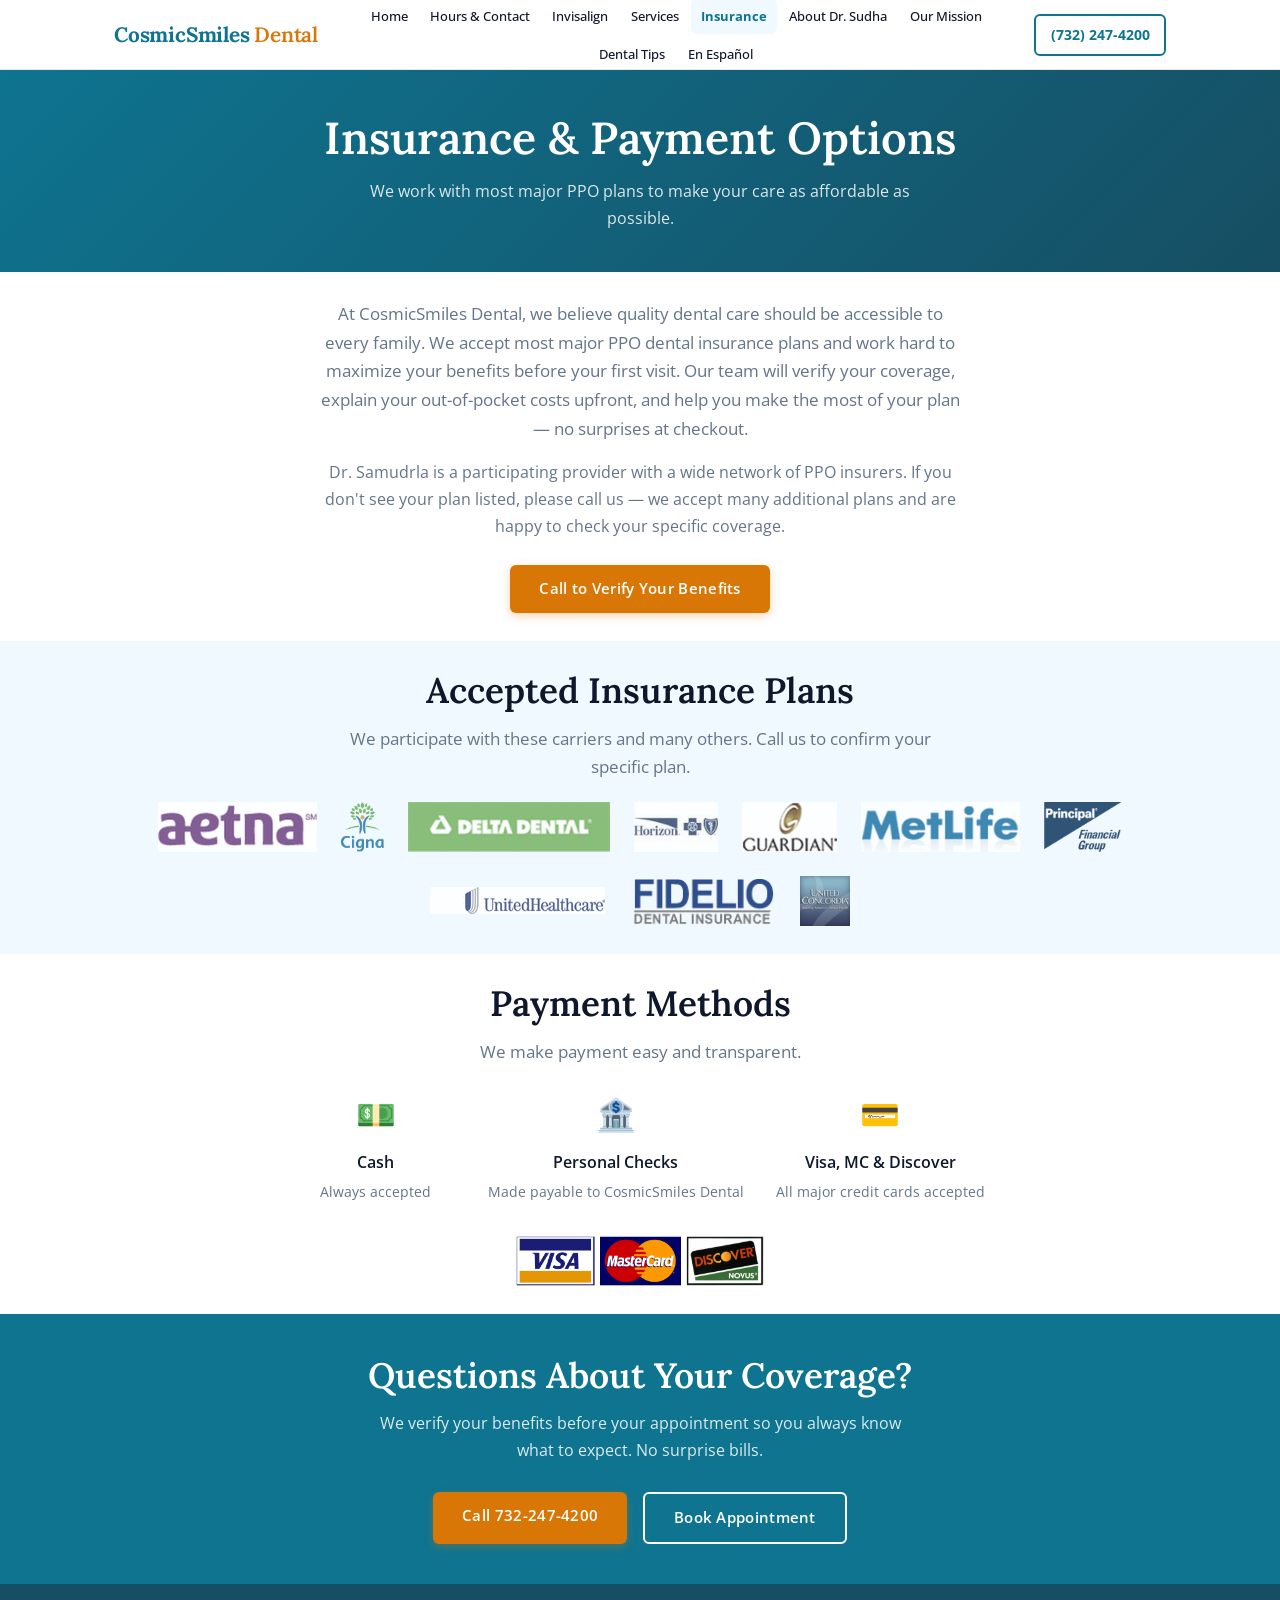
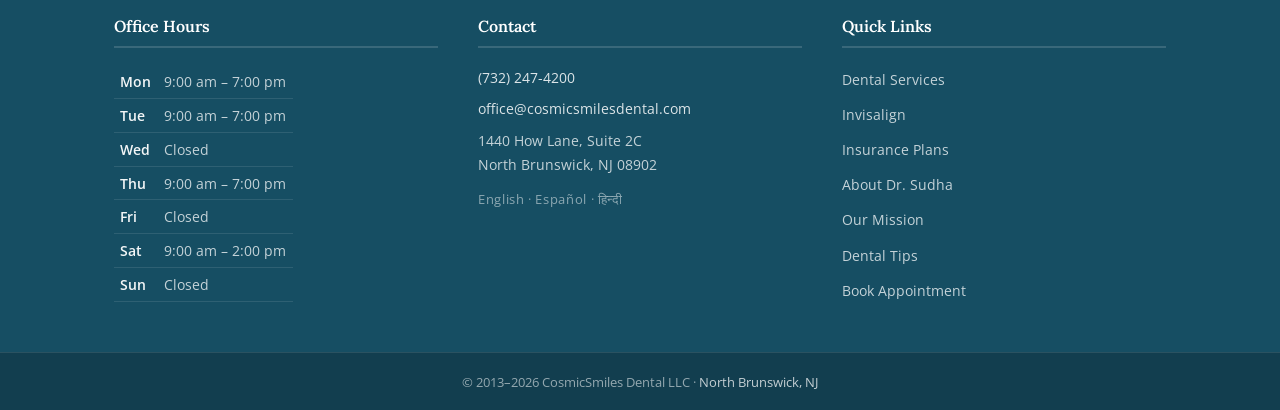
<file: insurance--discount-plans.html>
<!DOCTYPE html>
<html lang="en">
<head>
  <meta charset="UTF-8">
  <meta name="viewport" content="width=device-width, initial-scale=1.0">
  <title>Dental Insurance &amp; Discount Plans | CosmicSmiles Dental | North Brunswick NJ</title>
  <meta name="description" content="CosmicSmiles Dental accepts Aetna, Cigna, Delta Dental, Horizon BCBS, Guardian, MetLife, and most PPO plans. North Brunswick NJ. Verify benefits before your visit.">
  <link rel="canonical" href="https://cosmicsmilesdental.com/insurance--discount-plans.html">
  <meta property="og:type" content="website">
  <meta property="og:title" content="Dental Insurance &amp; Discount Plans | CosmicSmiles Dental | North Brunswick NJ">
  <meta property="og:description" content="Most major PPO plans accepted including Aetna, Cigna, Delta Dental, Horizon BCBS, Guardian, MetLife, and more. North Brunswick NJ.">
  <meta property="og:url" content="https://cosmicsmilesdental.com/insurance--discount-plans.html">
  <meta property="og:image" content="https://cosmicsmilesdental.com/assets/images/home/hisfam.jpg">
  <link rel="preconnect" href="https://fonts.googleapis.com">
  <link rel="preconnect" href="https://fonts.gstatic.com" crossorigin>
  <link href="https://fonts.googleapis.com/css2?family=Lora:ital,wght@0,400;0,600;0,700;1,400&family=Open+Sans:wght@400;500;600;700&display=swap" rel="stylesheet">
  <link rel="stylesheet" href="/assets/css/style.css">
  <link rel="icon" href="/favicon.ico">
  <script type="application/ld+json">
  {
    "@context": "https://schema.org",
    "@type": "Dentist",
    "name": "CosmicSmiles Dental",
    "url": "https://cosmicsmilesdental.com",
    "telephone": "+17322474200",
    "email": "office@cosmicsmilesdental.com",
    "image": "https://cosmicsmilesdental.com/assets/images/drsudha.jpg",
    "address": {
      "@type": "PostalAddress",
      "streetAddress": "1440 How Lane, Suite 2C",
      "addressLocality": "North Brunswick",
      "addressRegion": "NJ",
      "postalCode": "08902",
      "addressCountry": "US"
    },
    "geo": {"@type": "GeoCoordinates", "latitude": 40.4773, "longitude": -74.4755},
    "openingHoursSpecification": [
      {"@type": "OpeningHoursSpecification", "dayOfWeek": ["Monday","Tuesday","Thursday"], "opens": "09:00", "closes": "19:00"},
      {"@type": "OpeningHoursSpecification", "dayOfWeek": ["Saturday"], "opens": "09:00", "closes": "14:00"}
    ],
    "priceRange": "$$",
    "hasMap": "https://maps.google.com/?q=1440+How+Lane+Suite+2C+North+Brunswick+NJ+08902",
    "employee": {"@type": "Person", "name": "Dr. Jayasudha Samudrla", "jobTitle": "Dentist", "alumniOf": "New York University College of Dentistry"}
  }
  </script>
</head>
<body>

  <!-- HEADER -->
  <header class="site-header" id="site-header">
    <div class="container header-inner">
      <a class="site-brand" href="/index.html">CosmicSmiles <span>Dental</span></a>
      <nav class="site-nav" id="site-nav" aria-label="Main navigation">
        <ul>
          <li><a href="/index.html">Home</a></li>
          <li><a href="/contact.html">Hours &amp; Contact</a></li>
          <li><a href="/invisalign-north-brunswick-nj.html">Invisalign</a></li>
          <li><a href="/services.html">Services</a></li>
          <li><a href="/insurance--discount-plans.html" class="active">Insurance</a></li>
          <li><a href="/about-dr-sudha.html">About Dr. Sudha</a></li>
          <li><a href="/our-mission.html">Our Mission</a></li>
          <li><a href="/dental-care-tips.html">Dental Tips</a></li>
          <li><a href="https://translate.google.com/translate?sl=en&tl=es&u=https://cosmicsmilesdental.com" rel="noopener">En Español</a></li>
        </ul>
      </nav>
      <a class="nav-phone" href="tel:7322474200">(732) 247-4200</a>
      <button class="hamburger" id="hamburger" aria-label="Toggle navigation" aria-expanded="false">
        <span></span><span></span><span></span>
      </button>
    </div>
  </header>

  <!-- PAGE HERO -->
  <div class="page-hero">
    <div class="container">
      <h1>Insurance &amp; Payment Options</h1>
      <p>We work with most major PPO plans to make your care as affordable as possible.</p>
    </div>
  </div>

  <!-- INTRO TEXT -->
  <section class="section section--white">
    <div class="container" style="max-width: 700px; text-align: center;">
      <p style="font-size: 1.05rem;">At CosmicSmiles Dental, we believe quality dental care should be accessible to every family. We accept most major PPO dental insurance plans and work hard to maximize your benefits before your first visit. Our team will verify your coverage, explain your out-of-pocket costs upfront, and help you make the most of your plan — no surprises at checkout.</p>
      <p>Dr. Samudrla is a participating provider with a wide network of PPO insurers. If you don't see your plan listed, please call us — we accept many additional plans and are happy to check your specific coverage.</p>
      <div style="margin-top: 1.5rem;">
        <a href="tel:7322474200" class="btn btn--amber">Call to Verify Your Benefits</a>
      </div>
    </div>
  </section>

  <!-- INSURANCE LOGOS -->
  <section class="section section--light">
    <div class="container">
      <div class="section-header section-header--center">
        <h2 class="section__title">Accepted Insurance Plans</h2>
        <p class="section__subtitle">We participate with these carriers and many others. Call us to confirm your specific plan.</p>
      </div>
      <div class="ins-logos">
        <img src="/assets/images/insurance/aetna.gif" alt="Aetna Dental Insurance" class="ins-logo">
        <img src="/assets/images/insurance/cigna.gif" alt="Cigna Dental Insurance" class="ins-logo">
        <img src="/assets/images/insurance/delta-dental.gif" alt="Delta Dental Insurance" class="ins-logo">
        <img src="/assets/images/insurance/horizon-bcbs.png" alt="Horizon Blue Cross Blue Shield" class="ins-logo">
        <img src="/assets/images/insurance/guardian.gif" alt="Guardian Dental Insurance" class="ins-logo">
        <img src="/assets/images/insurance/metlife.gif" alt="MetLife Dental Insurance" class="ins-logo">
        <img src="/assets/images/insurance/principal.gif" alt="Principal Financial Group Dental" class="ins-logo">
        <img src="/assets/images/insurance/united.gif" alt="United Healthcare Dental" class="ins-logo">
        <img src="/assets/images/insurance/fidelio.gif" alt="Fidelio Dental Insurance" class="ins-logo">
        <img src="/assets/images/insurance/uc.jpg" alt="United Concordia Dental Insurance" class="ins-logo">
      </div>
    </div>
  </section>

  <!-- PAYMENT METHODS -->
  <section class="section section--white">
    <div class="container">
      <div class="section-header section-header--center">
        <h2 class="section__title">Payment Methods</h2>
        <p class="section__subtitle">We make payment easy and transparent.</p>
      </div>
      <div style="display: flex; gap: 2rem; justify-content: center; flex-wrap: wrap; margin-bottom: 2rem;">
        <div style="text-align: center; min-width: 160px;">
          <div style="font-size: 2rem; margin-bottom: .5rem;">💵</div>
          <strong style="display: block; margin-bottom: .25rem;">Cash</strong>
          <p style="font-size: .875rem; margin: 0;">Always accepted</p>
        </div>
        <div style="text-align: center; min-width: 160px;">
          <div style="font-size: 2rem; margin-bottom: .5rem;">🏦</div>
          <strong style="display: block; margin-bottom: .25rem;">Personal Checks</strong>
          <p style="font-size: .875rem; margin: 0;">Made payable to CosmicSmiles Dental</p>
        </div>
        <div style="text-align: center; min-width: 160px;">
          <div style="font-size: 2rem; margin-bottom: .5rem;">💳</div>
          <strong style="display: block; margin-bottom: .25rem;">Visa, MC &amp; Discover</strong>
          <p style="font-size: .875rem; margin: 0;">All major credit cards accepted</p>
        </div>
      </div>
      <div style="text-align: center;">
        <img src="/assets/images/insurance/payment-cards.png" alt="Accepted payment cards: Visa, Mastercard, Discover" style="max-height: 50px; margin: 0 auto;">
      </div>
    </div>
  </section>

  <!-- CTA BOX -->
  <div class="cta-box">
    <h2>Questions About Your Coverage?</h2>
    <p>We verify your benefits before your appointment so you always know what to expect. No surprise bills.</p>
    <div class="cta-box__btns">
      <a href="tel:7322474200" class="btn btn--amber">Call 732-247-4200</a>
      <a href="/contact.html" class="btn btn--outline-white">Book Appointment</a>
    </div>
  </div>

  <!-- FOOTER -->
  <footer class="site-footer">
    <div class="container footer-grid">
      <div class="footer-col">
        <h3>Office Hours</h3>
        <table class="footer-hours">
          <tr><td>Mon</td><td>9:00 am – 7:00 pm</td></tr>
          <tr><td>Tue</td><td>9:00 am – 7:00 pm</td></tr>
          <tr><td>Wed</td><td>Closed</td></tr>
          <tr><td>Thu</td><td>9:00 am – 7:00 pm</td></tr>
          <tr><td>Fri</td><td>Closed</td></tr>
          <tr><td>Sat</td><td>9:00 am – 2:00 pm</td></tr>
          <tr><td>Sun</td><td>Closed</td></tr>
        </table>
      </div>
      <div class="footer-col">
        <h3>Contact</h3>
        <p><a href="tel:7322474200">(732) 247-4200</a></p>
        <p><a href="mailto:office@cosmicsmilesdental.com">office@cosmicsmilesdental.com</a></p>
        <p>1440 How Lane, Suite 2C<br>North Brunswick, NJ 08902</p>
        <p class="footer-langs">English · Español · हिन्दी</p>
      </div>
      <div class="footer-col">
        <h3>Quick Links</h3>
        <ul>
          <li><a href="/services.html">Dental Services</a></li>
          <li><a href="/invisalign-north-brunswick-nj.html">Invisalign</a></li>
          <li><a href="/insurance--discount-plans.html">Insurance Plans</a></li>
          <li><a href="/about-dr-sudha.html">About Dr. Sudha</a></li>
          <li><a href="/our-mission.html">Our Mission</a></li>
          <li><a href="/dental-care-tips.html">Dental Tips</a></li>
          <li><a href="/contact.html">Book Appointment</a></li>
        </ul>
      </div>
    </div>
    <div class="footer-bottom">
      <div class="container">
        <p>&copy; 2013–2026 CosmicSmiles Dental LLC · <a href="/contact.html">North Brunswick, NJ</a></p>
      </div>
    </div>
  </footer>

  <script src="/assets/js/main.js"></script>
</body>
</html>
</file>
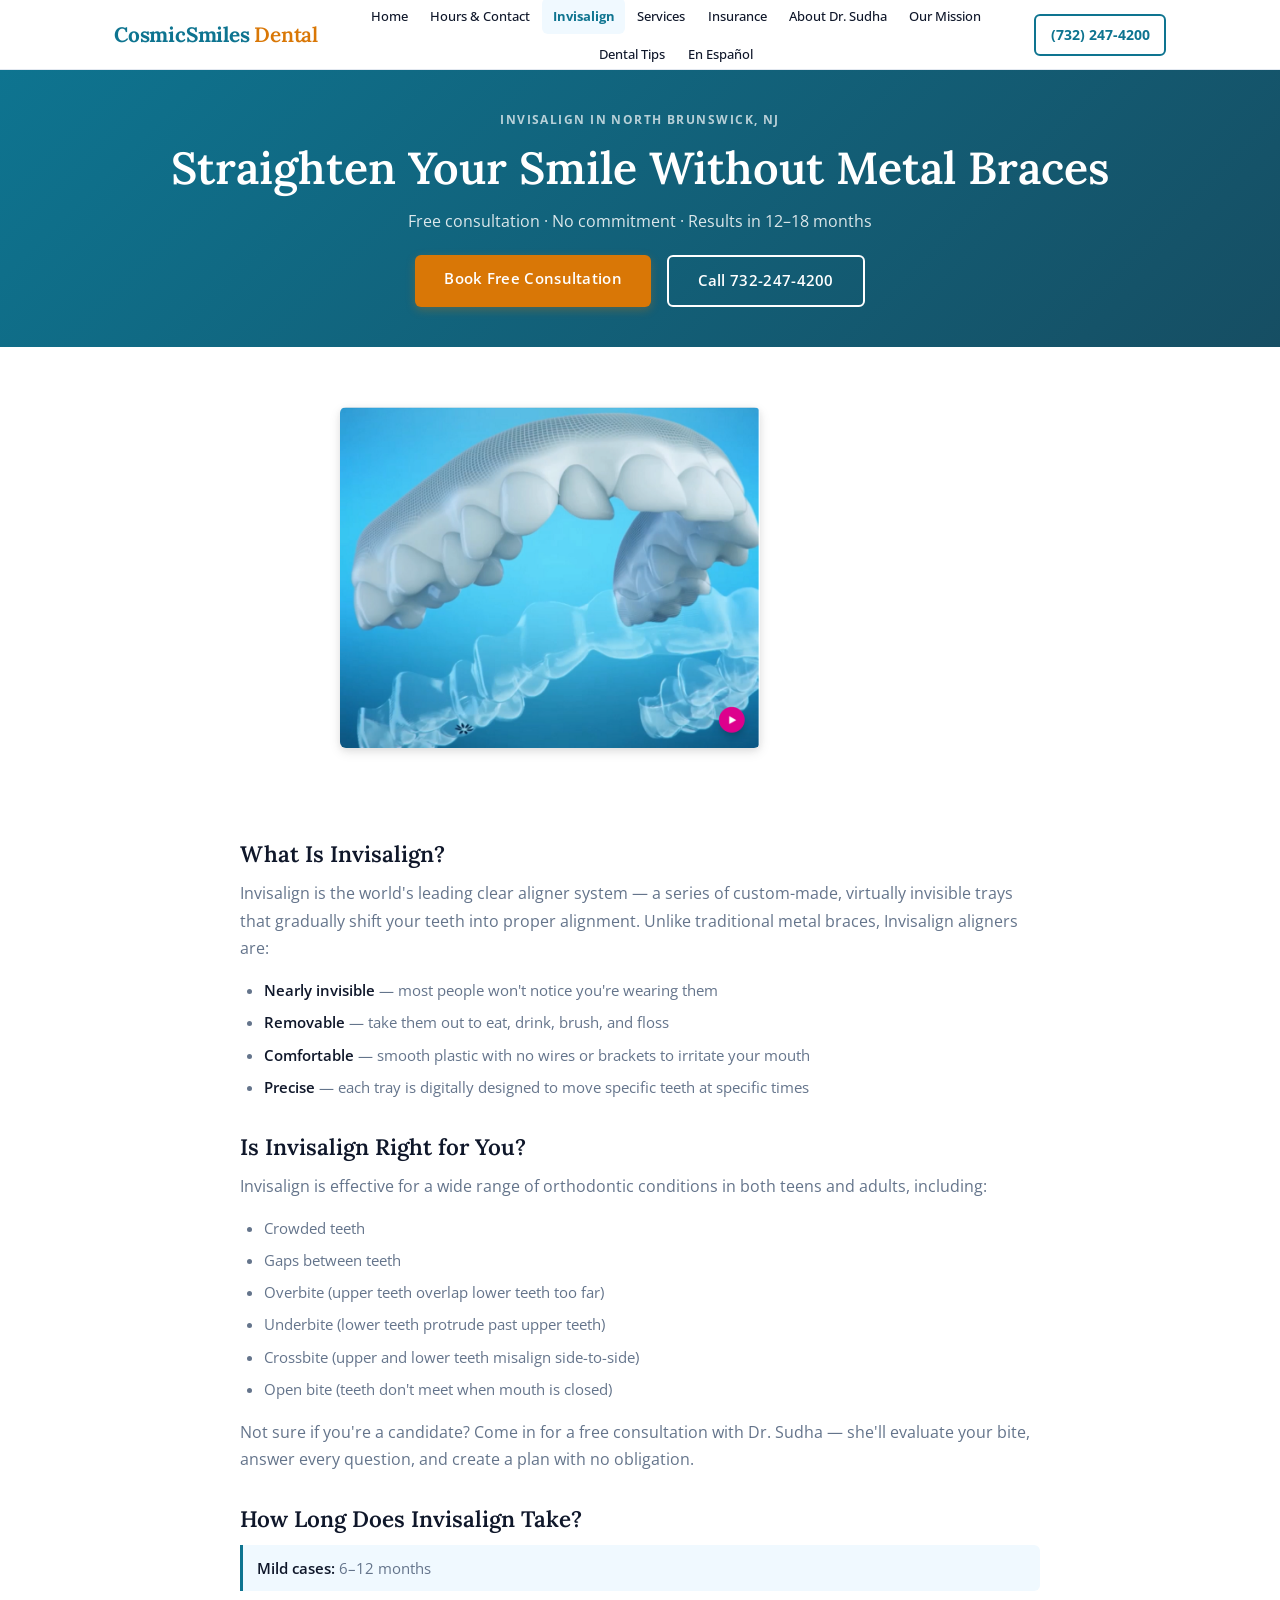
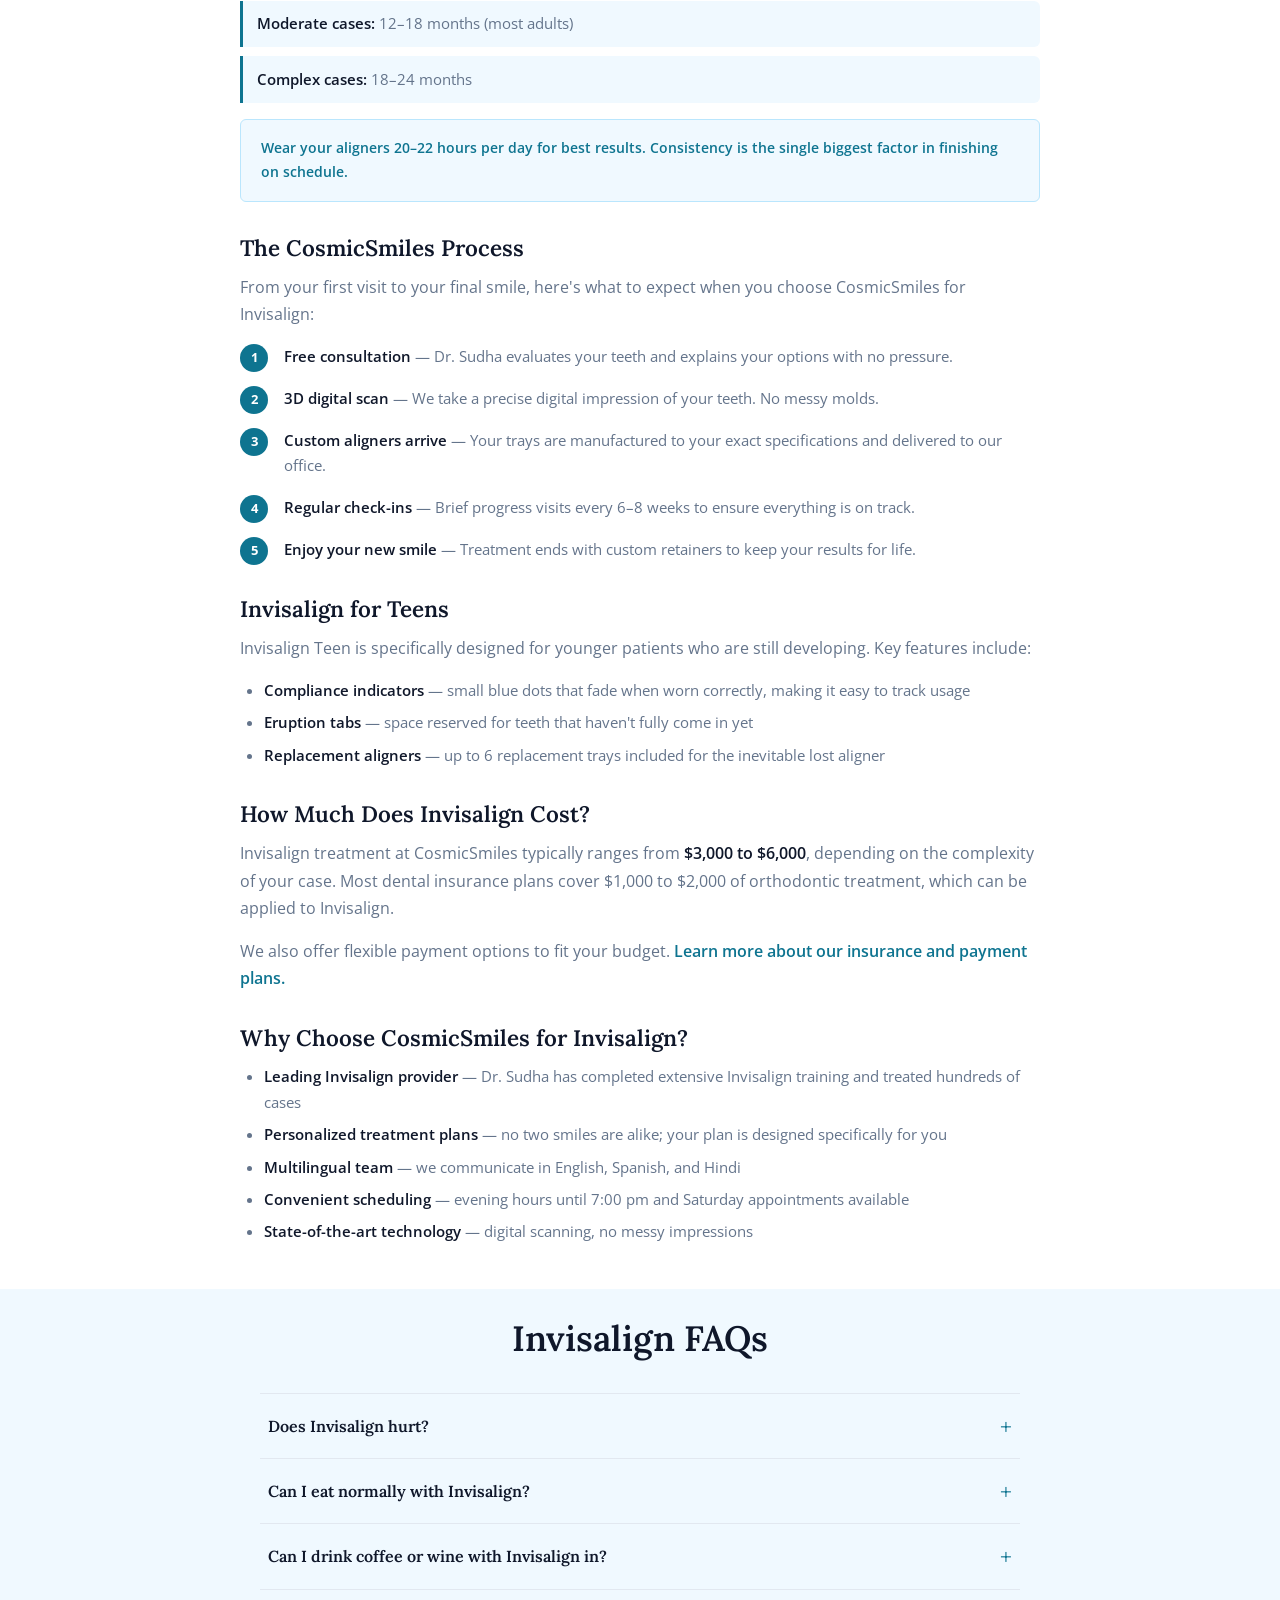
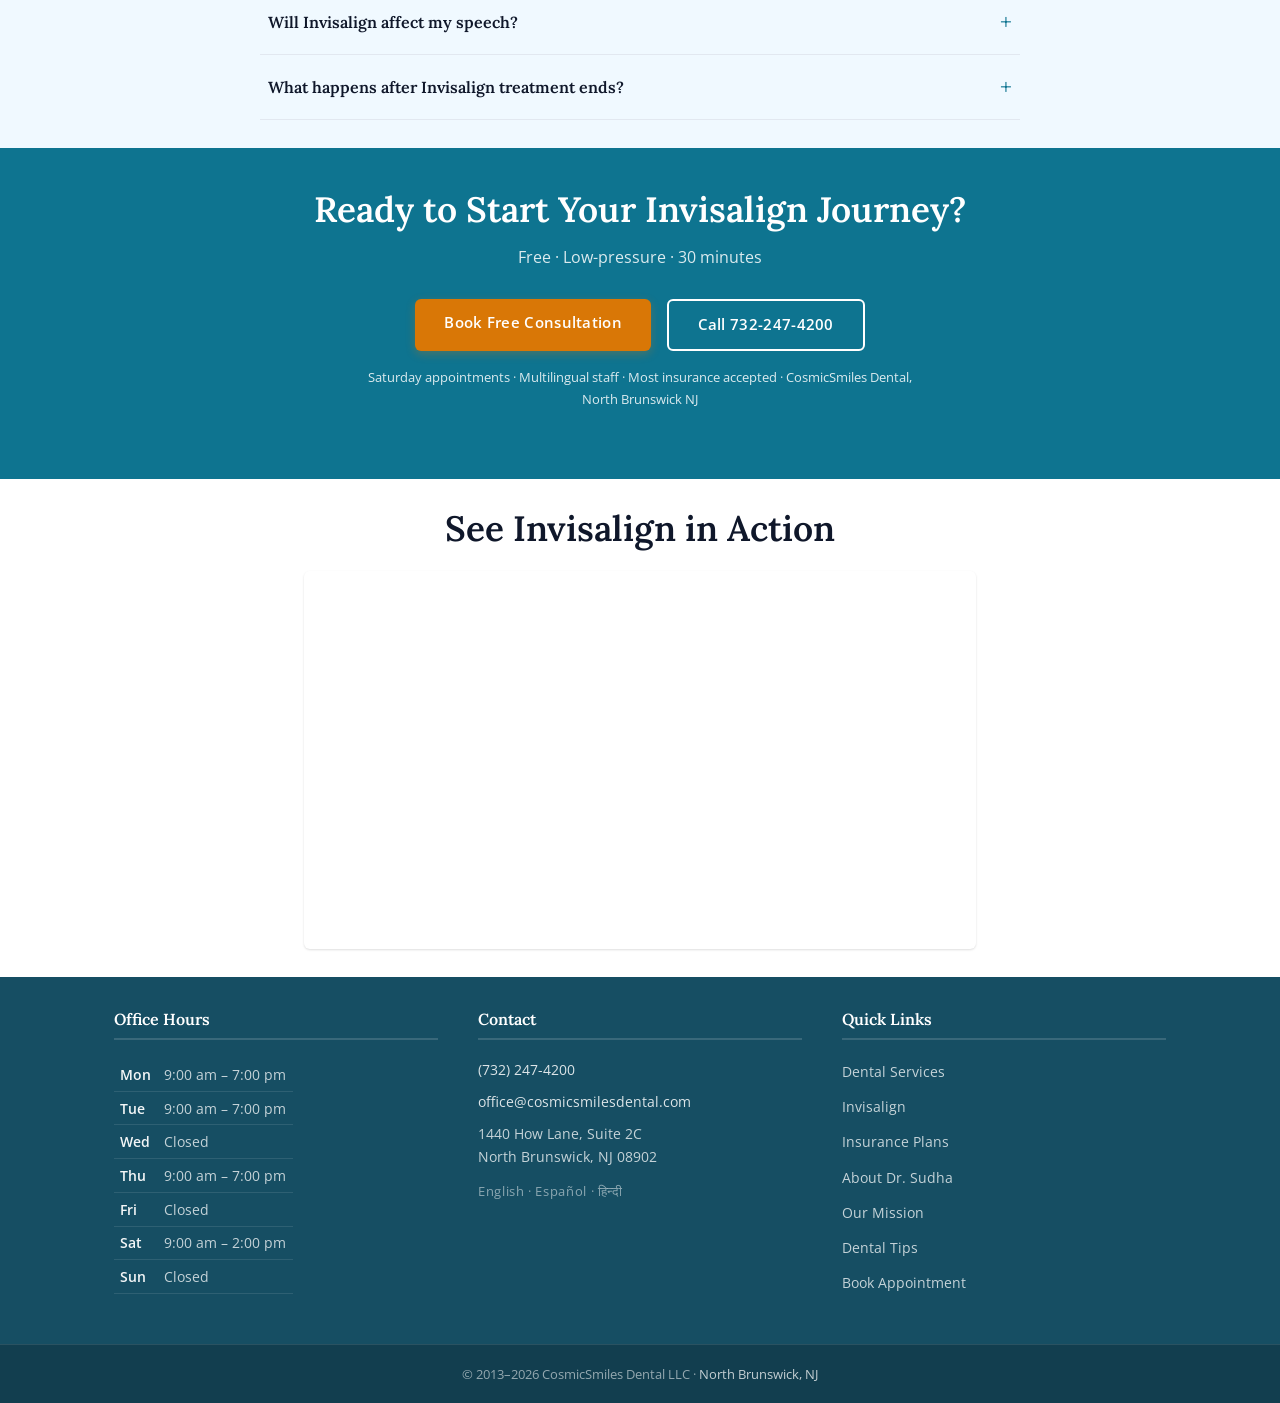
<file: invisalign-north-brunswick-nj.html>
<!DOCTYPE html>
<html lang="en">
<head>
  <meta charset="UTF-8">
  <meta name="viewport" content="width=device-width, initial-scale=1.0">
  <title>Invisalign in North Brunswick NJ | Free Consultation | CosmicSmiles Dental</title>
  <meta name="description" content="Leading Invisalign provider in North Brunswick NJ. Clear aligners, no metal braces, free consultation with Dr. Sudha. $3,000–$6,000. Most insurance accepted. Call 732-247-4200.">
  <link rel="canonical" href="https://cosmicsmilesdental.com/invisalign-north-brunswick-nj.html">
  <meta property="og:type" content="website">
  <meta property="og:title" content="Invisalign in North Brunswick NJ | Free Consultation | CosmicSmiles Dental">
  <meta property="og:description" content="Leading Invisalign provider in North Brunswick NJ. Free consultation. $3,000–$6,000. Most insurance accepted. Call 732-247-4200.">
  <meta property="og:url" content="https://cosmicsmilesdental.com/invisalign-north-brunswick-nj.html">
  <meta property="og:image" content="https://cosmicsmilesdental.com/assets/images/home/hisfam.jpg">
  <link rel="preconnect" href="https://fonts.googleapis.com">
  <link rel="preconnect" href="https://fonts.gstatic.com" crossorigin>
  <link href="https://fonts.googleapis.com/css2?family=Lora:ital,wght@0,400;0,600;0,700;1,400&family=Open+Sans:wght@400;500;600;700&display=swap" rel="stylesheet">
  <link rel="stylesheet" href="/assets/css/style.css">
  <link rel="icon" href="/favicon.ico">
  <script type="application/ld+json">
  {
    "@context": "https://schema.org",
    "@type": "Dentist",
    "name": "CosmicSmiles Dental",
    "url": "https://cosmicsmilesdental.com",
    "telephone": "+17322474200",
    "email": "office@cosmicsmilesdental.com",
    "image": "https://cosmicsmilesdental.com/assets/images/drsudha.jpg",
    "address": {
      "@type": "PostalAddress",
      "streetAddress": "1440 How Lane, Suite 2C",
      "addressLocality": "North Brunswick",
      "addressRegion": "NJ",
      "postalCode": "08902",
      "addressCountry": "US"
    },
    "geo": {"@type": "GeoCoordinates", "latitude": 40.4773, "longitude": -74.4755},
    "openingHoursSpecification": [
      {"@type": "OpeningHoursSpecification", "dayOfWeek": ["Monday","Tuesday","Thursday"], "opens": "09:00", "closes": "19:00"},
      {"@type": "OpeningHoursSpecification", "dayOfWeek": ["Saturday"], "opens": "09:00", "closes": "14:00"}
    ],
    "priceRange": "$$",
    "hasMap": "https://maps.google.com/?q=1440+How+Lane+Suite+2C+North+Brunswick+NJ+08902",
    "employee": {"@type": "Person", "name": "Dr. Jayasudha Samudrla", "jobTitle": "Dentist", "alumniOf": "New York University College of Dentistry"}
  }
  </script>
  <script type="application/ld+json">
  {
    "@context": "https://schema.org",
    "@type": "MedicalProcedure",
    "name": "Invisalign Clear Aligner Treatment",
    "description": "Straighten teeth with clear, removable aligners. No metal brackets or wires. Free consultation.",
    "procedureType": "Non-Invasive",
    "bodyLocation": "Teeth",
    "followup": "Custom retainers after treatment completion"
  }
  </script>
</head>
<body>

  <!-- HEADER -->
  <header class="site-header" id="site-header">
    <div class="container header-inner">
      <a class="site-brand" href="/index.html">CosmicSmiles <span>Dental</span></a>
      <nav class="site-nav" id="site-nav" aria-label="Main navigation">
        <ul>
          <li><a href="/index.html">Home</a></li>
          <li><a href="/contact.html">Hours &amp; Contact</a></li>
          <li><a href="/invisalign-north-brunswick-nj.html" class="active">Invisalign</a></li>
          <li><a href="/services.html">Services</a></li>
          <li><a href="/insurance--discount-plans.html">Insurance</a></li>
          <li><a href="/about-dr-sudha.html">About Dr. Sudha</a></li>
          <li><a href="/our-mission.html">Our Mission</a></li>
          <li><a href="/dental-care-tips.html">Dental Tips</a></li>
          <li><a href="https://translate.google.com/translate?sl=en&tl=es&u=https://cosmicsmilesdental.com" rel="noopener">En Español</a></li>
        </ul>
      </nav>
      <a class="nav-phone" href="tel:7322474200">(732) 247-4200</a>
      <button class="hamburger" id="hamburger" aria-label="Toggle navigation" aria-expanded="false">
        <span></span><span></span><span></span>
      </button>
    </div>
  </header>

  <!-- HERO -->
  <div class="page-hero">
    <div class="container">
      <span class="section__eyebrow">Invisalign in North Brunswick, NJ</span>
      <h1>Straighten Your Smile Without Metal Braces</h1>
      <p>Free consultation · No commitment · Results in 12–18 months</p>
      <div class="page-hero__ctas">
        <a href="/contact.html" class="btn btn--amber">Book Free Consultation</a>
        <a href="tel:7322474200" class="btn btn--outline-white">Call 732-247-4200</a>
      </div>
    </div>
  </div>

  <!-- PRODUCT IMAGE -->
  <section class="section section--white" style="padding-bottom: 0;">
    <div class="container inv-center-img">
      <img src="/assets/images/home/screenshot.png" alt="Invisalign clear aligners at CosmicSmiles Dental North Brunswick NJ">
    </div>
  </section>

  <!-- CONTENT -->
  <section class="section section--white">
    <div class="container">
      <div class="inv-content">

        <h2>What Is Invisalign?</h2>
        <p>Invisalign is the world's leading clear aligner system — a series of custom-made, virtually invisible trays that gradually shift your teeth into proper alignment. Unlike traditional metal braces, Invisalign aligners are:</p>
        <ul>
          <li><strong>Nearly invisible</strong> — most people won't notice you're wearing them</li>
          <li><strong>Removable</strong> — take them out to eat, drink, brush, and floss</li>
          <li><strong>Comfortable</strong> — smooth plastic with no wires or brackets to irritate your mouth</li>
          <li><strong>Precise</strong> — each tray is digitally designed to move specific teeth at specific times</li>
        </ul>

        <h2>Is Invisalign Right for You?</h2>
        <p>Invisalign is effective for a wide range of orthodontic conditions in both teens and adults, including:</p>
        <ul>
          <li>Crowded teeth</li>
          <li>Gaps between teeth</li>
          <li>Overbite (upper teeth overlap lower teeth too far)</li>
          <li>Underbite (lower teeth protrude past upper teeth)</li>
          <li>Crossbite (upper and lower teeth misalign side-to-side)</li>
          <li>Open bite (teeth don't meet when mouth is closed)</li>
        </ul>
        <p>Not sure if you're a candidate? Come in for a free consultation with Dr. Sudha — she'll evaluate your bite, answer every question, and create a plan with no obligation.</p>

        <h2>How Long Does Invisalign Take?</h2>
        <ul class="tier-list">
          <li><strong>Mild cases:</strong> 6–12 months</li>
          <li><strong>Moderate cases:</strong> 12–18 months (most adults)</li>
          <li><strong>Complex cases:</strong> 18–24 months</li>
        </ul>
        <div class="pro-tip">Wear your aligners 20–22 hours per day for best results. Consistency is the single biggest factor in finishing on schedule.</div>

        <h2>The CosmicSmiles Process</h2>
        <p>From your first visit to your final smile, here's what to expect when you choose CosmicSmiles for Invisalign:</p>
        <ol class="process-steps">
          <li><strong>Free consultation</strong> — Dr. Sudha evaluates your teeth and explains your options with no pressure.</li>
          <li><strong>3D digital scan</strong> — We take a precise digital impression of your teeth. No messy molds.</li>
          <li><strong>Custom aligners arrive</strong> — Your trays are manufactured to your exact specifications and delivered to our office.</li>
          <li><strong>Regular check-ins</strong> — Brief progress visits every 6–8 weeks to ensure everything is on track.</li>
          <li><strong>Enjoy your new smile</strong> — Treatment ends with custom retainers to keep your results for life.</li>
        </ol>

        <h2>Invisalign for Teens</h2>
        <p>Invisalign Teen is specifically designed for younger patients who are still developing. Key features include:</p>
        <ul>
          <li><strong>Compliance indicators</strong> — small blue dots that fade when worn correctly, making it easy to track usage</li>
          <li><strong>Eruption tabs</strong> — space reserved for teeth that haven't fully come in yet</li>
          <li><strong>Replacement aligners</strong> — up to 6 replacement trays included for the inevitable lost aligner</li>
        </ul>

        <h2>How Much Does Invisalign Cost?</h2>
        <p>Invisalign treatment at CosmicSmiles typically ranges from <strong>$3,000 to $6,000</strong>, depending on the complexity of your case. Most dental insurance plans cover $1,000 to $2,000 of orthodontic treatment, which can be applied to Invisalign.</p>
        <p>We also offer flexible payment options to fit your budget. <a href="/insurance--discount-plans.html" style="color: var(--teal); font-weight: 600;">Learn more about our insurance and payment plans.</a></p>

        <h2>Why Choose CosmicSmiles for Invisalign?</h2>
        <ul>
          <li><strong>Leading Invisalign provider</strong> — Dr. Sudha has completed extensive Invisalign training and treated hundreds of cases</li>
          <li><strong>Personalized treatment plans</strong> — no two smiles are alike; your plan is designed specifically for you</li>
          <li><strong>Multilingual team</strong> — we communicate in English, Spanish, and Hindi</li>
          <li><strong>Convenient scheduling</strong> — evening hours until 7:00 pm and Saturday appointments available</li>
          <li><strong>State-of-the-art technology</strong> — digital scanning, no messy impressions</li>
        </ul>

      </div>
    </div>
  </section>

  <!-- FAQ -->
  <section class="section section--light">
    <div class="container">
      <div class="section-header section-header--center">
        <h2 class="section__title">Invisalign FAQs</h2>
      </div>
      <div class="faq-list">
        <div class="faq-item">
          <button class="faq-q">Does Invisalign hurt?</button>
          <div class="faq-a"><p>You may feel mild pressure or soreness for the first day or two after switching to a new set of aligners — this is normal and a sign the aligners are working. Most patients describe it as noticeable but manageable, significantly less discomfort than traditional braces. Over-the-counter pain relievers can help during the initial adjustment period.</p></div>
        </div>
        <div class="faq-item">
          <button class="faq-q">Can I eat normally with Invisalign?</button>
          <div class="faq-a"><p>Yes — that's one of Invisalign's biggest advantages. Simply remove your aligners before eating or drinking anything other than plain water. You can enjoy all your favorite foods without restrictions. Just remember to brush and rinse before putting your aligners back in.</p></div>
        </div>
        <div class="faq-item">
          <button class="faq-q">Can I drink coffee or wine with Invisalign in?</button>
          <div class="faq-a"><p>We recommend removing your aligners when drinking hot, sugary, or staining beverages like coffee, tea, wine, or soda. These can stain the aligners and trap liquid against your teeth. Plain water is always fine. Since aligners need to be worn 20–22 hours per day, simply plan your beverage time around meals when aligners are already out.</p></div>
        </div>
        <div class="faq-item">
          <button class="faq-q">Will Invisalign affect my speech?</button>
          <div class="faq-a"><p>There may be a slight lisp or speech adjustment during the first few days as your tongue adapts to the aligners. Most patients find their speech returns to normal within a week. Reading aloud at home during the first few days can speed up the adjustment significantly.</p></div>
        </div>
        <div class="faq-item">
          <button class="faq-q">What happens after Invisalign treatment ends?</button>
          <div class="faq-a"><p>When your treatment is complete, Dr. Sudha will fit you with custom Vivera retainers — the same material as Invisalign aligners — to maintain your results. Retainers are worn nightly long-term. Without a retainer, teeth naturally drift back over time. We'll provide a detailed retainer care plan at your final appointment.</p></div>
        </div>
      </div>
    </div>
  </section>

  <!-- CTA BOX -->
  <div class="cta-box">
    <h2>Ready to Start Your Invisalign Journey?</h2>
    <p>Free · Low-pressure · 30 minutes</p>
    <div class="cta-box__btns">
      <a href="/contact.html" class="btn btn--amber">Book Free Consultation</a>
      <a href="tel:7322474200" class="btn btn--outline-white">Call 732-247-4200</a>
    </div>
    <p class="cta-fine-print">Saturday appointments · Multilingual staff · Most insurance accepted · CosmicSmiles Dental, North Brunswick NJ</p>
  </div>

  <!-- VIDEO -->
  <section class="section section--white">
    <div class="container" style="max-width: 720px;">
      <div class="section-header section-header--center">
        <h2 class="section__title">See Invisalign in Action</h2>
      </div>
      <div class="video-wrapper">
        <iframe src="https://www.youtube.com/embed/hoZB6SZEJ_0" title="Invisalign Treatment Overview" allowfullscreen loading="lazy"></iframe>
      </div>
    </div>
  </section>

  <!-- FOOTER -->
  <footer class="site-footer">
    <div class="container footer-grid">
      <div class="footer-col">
        <h3>Office Hours</h3>
        <table class="footer-hours">
          <tr><td>Mon</td><td>9:00 am – 7:00 pm</td></tr>
          <tr><td>Tue</td><td>9:00 am – 7:00 pm</td></tr>
          <tr><td>Wed</td><td>Closed</td></tr>
          <tr><td>Thu</td><td>9:00 am – 7:00 pm</td></tr>
          <tr><td>Fri</td><td>Closed</td></tr>
          <tr><td>Sat</td><td>9:00 am – 2:00 pm</td></tr>
          <tr><td>Sun</td><td>Closed</td></tr>
        </table>
      </div>
      <div class="footer-col">
        <h3>Contact</h3>
        <p><a href="tel:7322474200">(732) 247-4200</a></p>
        <p><a href="mailto:office@cosmicsmilesdental.com">office@cosmicsmilesdental.com</a></p>
        <p>1440 How Lane, Suite 2C<br>North Brunswick, NJ 08902</p>
        <p class="footer-langs">English · Español · हिन्दी</p>
      </div>
      <div class="footer-col">
        <h3>Quick Links</h3>
        <ul>
          <li><a href="/services.html">Dental Services</a></li>
          <li><a href="/invisalign-north-brunswick-nj.html">Invisalign</a></li>
          <li><a href="/insurance--discount-plans.html">Insurance Plans</a></li>
          <li><a href="/about-dr-sudha.html">About Dr. Sudha</a></li>
          <li><a href="/our-mission.html">Our Mission</a></li>
          <li><a href="/dental-care-tips.html">Dental Tips</a></li>
          <li><a href="/contact.html">Book Appointment</a></li>
        </ul>
      </div>
    </div>
    <div class="footer-bottom">
      <div class="container">
        <p>&copy; 2013–2026 CosmicSmiles Dental LLC · <a href="/contact.html">North Brunswick, NJ</a></p>
      </div>
    </div>
  </footer>

  <script src="/assets/js/main.js"></script>
</body>
</html>
</file>
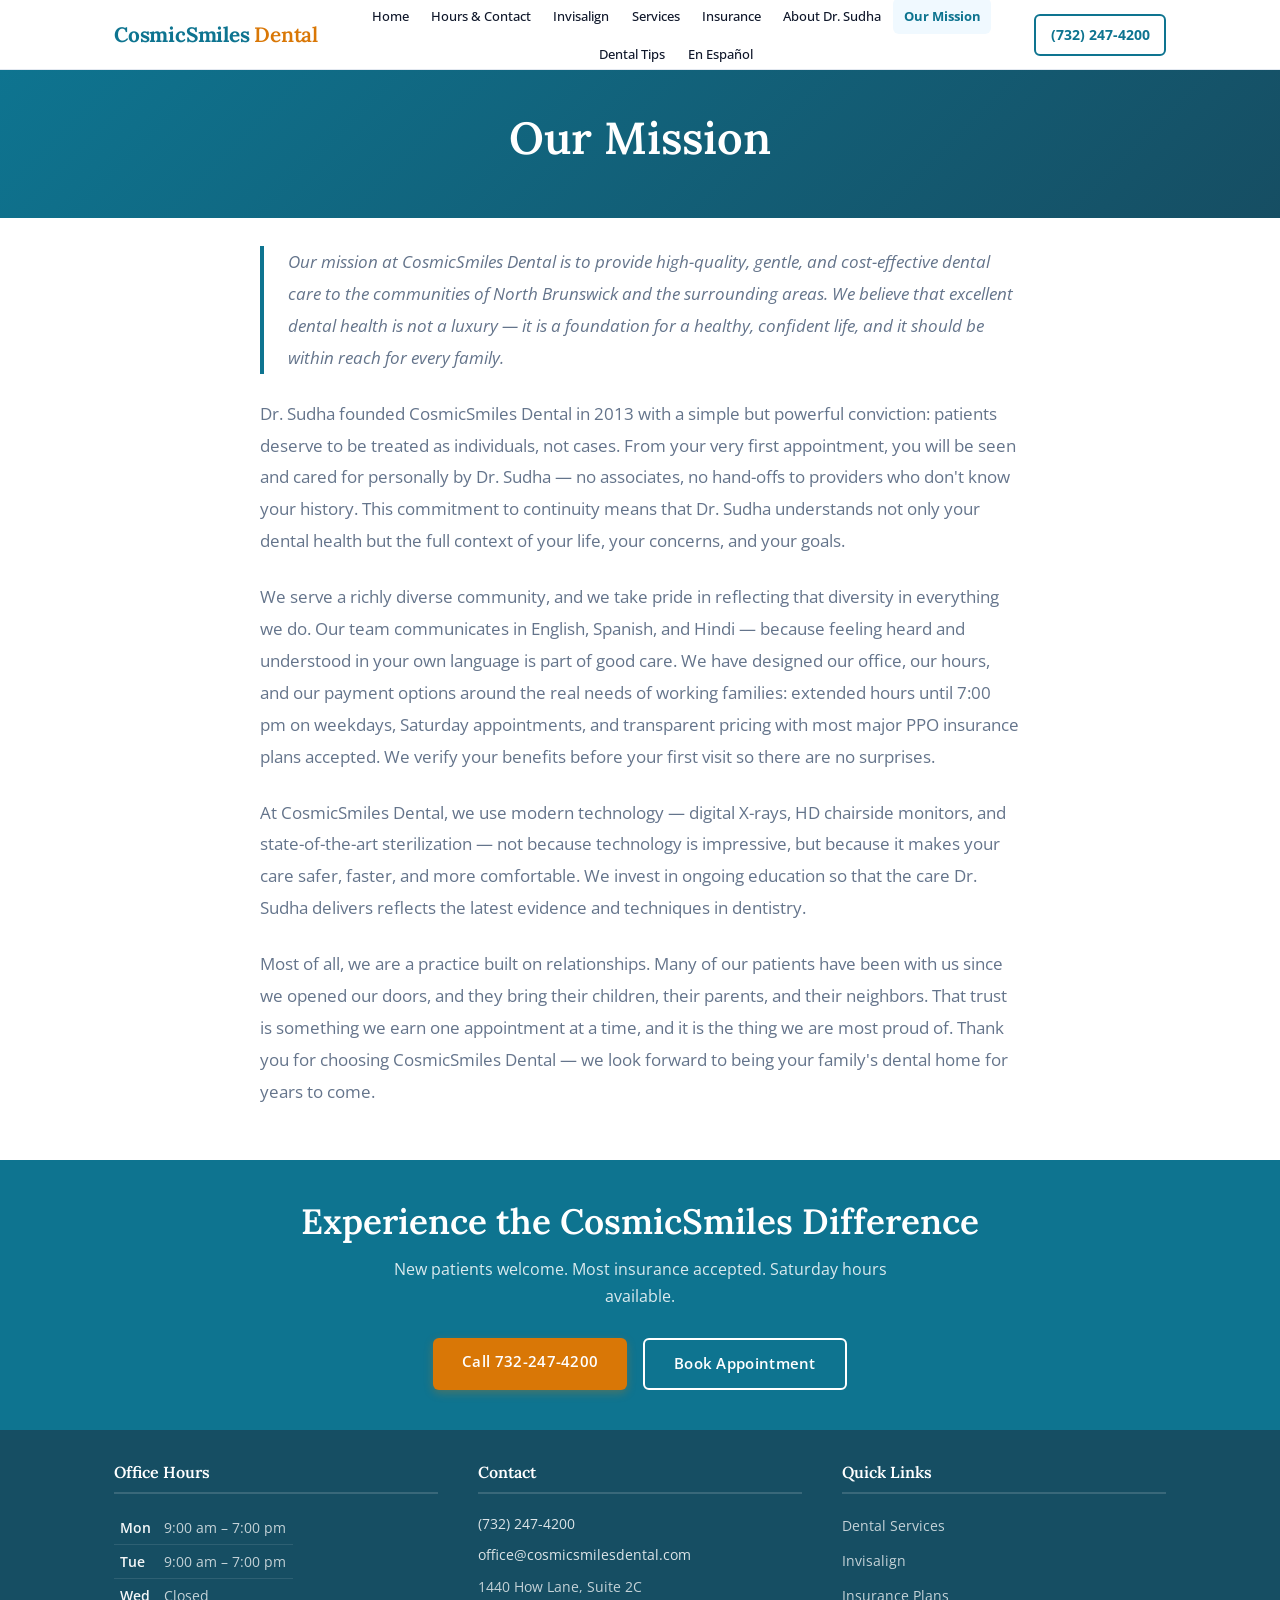
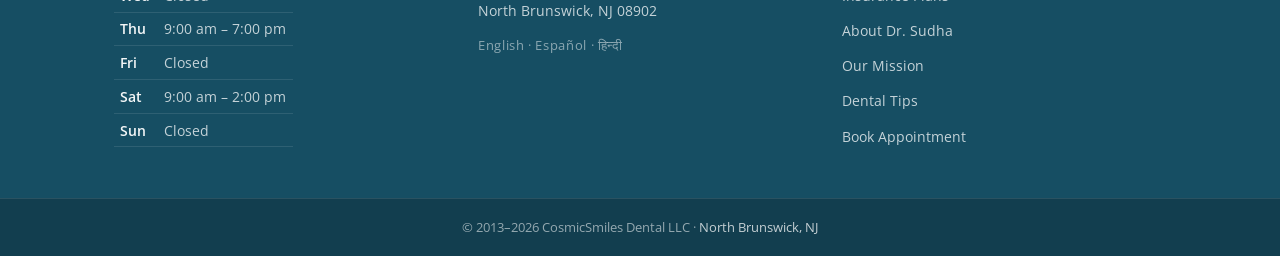
<file: our-mission.html>
<!DOCTYPE html>
<html lang="en">
<head>
  <meta charset="UTF-8">
  <meta name="viewport" content="width=device-width, initial-scale=1.0">
  <title>Our Mission | CosmicSmiles Dental | North Brunswick NJ</title>
  <meta name="description" content="CosmicSmiles Dental's mission: high-quality, gentle, cost-effective dental care for North Brunswick and surrounding communities. Patient-centered, compassionate care since 2013.">
  <link rel="canonical" href="https://cosmicsmilesdental.com/our-mission.html">
  <meta property="og:type" content="website">
  <meta property="og:title" content="Our Mission | CosmicSmiles Dental | North Brunswick NJ">
  <meta property="og:description" content="High-quality, gentle, cost-effective dental care for North Brunswick and surrounding communities. Patient-centered care since 2013.">
  <meta property="og:url" content="https://cosmicsmilesdental.com/our-mission.html">
  <meta property="og:image" content="https://cosmicsmilesdental.com/assets/images/home/hisfam.jpg">
  <link rel="preconnect" href="https://fonts.googleapis.com">
  <link rel="preconnect" href="https://fonts.gstatic.com" crossorigin>
  <link href="https://fonts.googleapis.com/css2?family=Lora:ital,wght@0,400;0,600;0,700;1,400&family=Open+Sans:wght@400;500;600;700&display=swap" rel="stylesheet">
  <link rel="stylesheet" href="/assets/css/style.css">
  <link rel="icon" href="/favicon.ico">
  <script type="application/ld+json">
  {
    "@context": "https://schema.org",
    "@type": "Dentist",
    "name": "CosmicSmiles Dental",
    "url": "https://cosmicsmilesdental.com",
    "telephone": "+17322474200",
    "email": "office@cosmicsmilesdental.com",
    "image": "https://cosmicsmilesdental.com/assets/images/drsudha.jpg",
    "address": {
      "@type": "PostalAddress",
      "streetAddress": "1440 How Lane, Suite 2C",
      "addressLocality": "North Brunswick",
      "addressRegion": "NJ",
      "postalCode": "08902",
      "addressCountry": "US"
    },
    "geo": {"@type": "GeoCoordinates", "latitude": 40.4773, "longitude": -74.4755},
    "openingHoursSpecification": [
      {"@type": "OpeningHoursSpecification", "dayOfWeek": ["Monday","Tuesday","Thursday"], "opens": "09:00", "closes": "19:00"},
      {"@type": "OpeningHoursSpecification", "dayOfWeek": ["Saturday"], "opens": "09:00", "closes": "14:00"}
    ],
    "priceRange": "$$",
    "hasMap": "https://maps.google.com/?q=1440+How+Lane+Suite+2C+North+Brunswick+NJ+08902",
    "employee": {"@type": "Person", "name": "Dr. Jayasudha Samudrla", "jobTitle": "Dentist", "alumniOf": "New York University College of Dentistry"}
  }
  </script>
</head>
<body>

  <!-- HEADER -->
  <header class="site-header" id="site-header">
    <div class="container header-inner">
      <a class="site-brand" href="/index.html">CosmicSmiles <span>Dental</span></a>
      <nav class="site-nav" id="site-nav" aria-label="Main navigation">
        <ul>
          <li><a href="/index.html">Home</a></li>
          <li><a href="/contact.html">Hours &amp; Contact</a></li>
          <li><a href="/invisalign-north-brunswick-nj.html">Invisalign</a></li>
          <li><a href="/services.html">Services</a></li>
          <li><a href="/insurance--discount-plans.html">Insurance</a></li>
          <li><a href="/about-dr-sudha.html">About Dr. Sudha</a></li>
          <li><a href="/our-mission.html" class="active">Our Mission</a></li>
          <li><a href="/dental-care-tips.html">Dental Tips</a></li>
          <li><a href="https://translate.google.com/translate?sl=en&tl=es&u=https://cosmicsmilesdental.com" rel="noopener">En Español</a></li>
        </ul>
      </nav>
      <a class="nav-phone" href="tel:7322474200">(732) 247-4200</a>
      <button class="hamburger" id="hamburger" aria-label="Toggle navigation" aria-expanded="false">
        <span></span><span></span><span></span>
      </button>
    </div>
  </header>

  <!-- PAGE HERO -->
  <div class="page-hero">
    <div class="container">
      <h1>Our Mission</h1>
    </div>
  </div>

  <!-- MISSION CONTENT -->
  <section class="section section--white">
    <div class="container">
      <div class="mission-content">

        <p class="pull-quote">Our mission at CosmicSmiles Dental is to provide high-quality, gentle, and cost-effective dental care to the communities of North Brunswick and the surrounding areas. We believe that excellent dental health is not a luxury — it is a foundation for a healthy, confident life, and it should be within reach for every family.</p>

        <p>Dr. Sudha founded CosmicSmiles Dental in 2013 with a simple but powerful conviction: patients deserve to be treated as individuals, not cases. From your very first appointment, you will be seen and cared for personally by Dr. Sudha — no associates, no hand-offs to providers who don't know your history. This commitment to continuity means that Dr. Sudha understands not only your dental health but the full context of your life, your concerns, and your goals.</p>

        <p>We serve a richly diverse community, and we take pride in reflecting that diversity in everything we do. Our team communicates in English, Spanish, and Hindi — because feeling heard and understood in your own language is part of good care. We have designed our office, our hours, and our payment options around the real needs of working families: extended hours until 7:00 pm on weekdays, Saturday appointments, and transparent pricing with most major PPO insurance plans accepted. We verify your benefits before your first visit so there are no surprises.</p>

        <p>At CosmicSmiles Dental, we use modern technology — digital X-rays, HD chairside monitors, and state-of-the-art sterilization — not because technology is impressive, but because it makes your care safer, faster, and more comfortable. We invest in ongoing education so that the care Dr. Sudha delivers reflects the latest evidence and techniques in dentistry.</p>

        <p>Most of all, we are a practice built on relationships. Many of our patients have been with us since we opened our doors, and they bring their children, their parents, and their neighbors. That trust is something we earn one appointment at a time, and it is the thing we are most proud of. Thank you for choosing CosmicSmiles Dental — we look forward to being your family's dental home for years to come.</p>

      </div>
    </div>
  </section>

  <!-- CTA BOX -->
  <div class="cta-box">
    <h2>Experience the CosmicSmiles Difference</h2>
    <p>New patients welcome. Most insurance accepted. Saturday hours available.</p>
    <div class="cta-box__btns">
      <a href="tel:7322474200" class="btn btn--amber">Call 732-247-4200</a>
      <a href="/contact.html" class="btn btn--outline-white">Book Appointment</a>
    </div>
  </div>

  <!-- FOOTER -->
  <footer class="site-footer">
    <div class="container footer-grid">
      <div class="footer-col">
        <h3>Office Hours</h3>
        <table class="footer-hours">
          <tr><td>Mon</td><td>9:00 am – 7:00 pm</td></tr>
          <tr><td>Tue</td><td>9:00 am – 7:00 pm</td></tr>
          <tr><td>Wed</td><td>Closed</td></tr>
          <tr><td>Thu</td><td>9:00 am – 7:00 pm</td></tr>
          <tr><td>Fri</td><td>Closed</td></tr>
          <tr><td>Sat</td><td>9:00 am – 2:00 pm</td></tr>
          <tr><td>Sun</td><td>Closed</td></tr>
        </table>
      </div>
      <div class="footer-col">
        <h3>Contact</h3>
        <p><a href="tel:7322474200">(732) 247-4200</a></p>
        <p><a href="mailto:office@cosmicsmilesdental.com">office@cosmicsmilesdental.com</a></p>
        <p>1440 How Lane, Suite 2C<br>North Brunswick, NJ 08902</p>
        <p class="footer-langs">English · Español · हिन्दी</p>
      </div>
      <div class="footer-col">
        <h3>Quick Links</h3>
        <ul>
          <li><a href="/services.html">Dental Services</a></li>
          <li><a href="/invisalign-north-brunswick-nj.html">Invisalign</a></li>
          <li><a href="/insurance--discount-plans.html">Insurance Plans</a></li>
          <li><a href="/about-dr-sudha.html">About Dr. Sudha</a></li>
          <li><a href="/our-mission.html">Our Mission</a></li>
          <li><a href="/dental-care-tips.html">Dental Tips</a></li>
          <li><a href="/contact.html">Book Appointment</a></li>
        </ul>
      </div>
    </div>
    <div class="footer-bottom">
      <div class="container">
        <p>&copy; 2013–2026 CosmicSmiles Dental LLC · <a href="/contact.html">North Brunswick, NJ</a></p>
      </div>
    </div>
  </footer>

  <script src="/assets/js/main.js"></script>
</body>
</html>
</file>
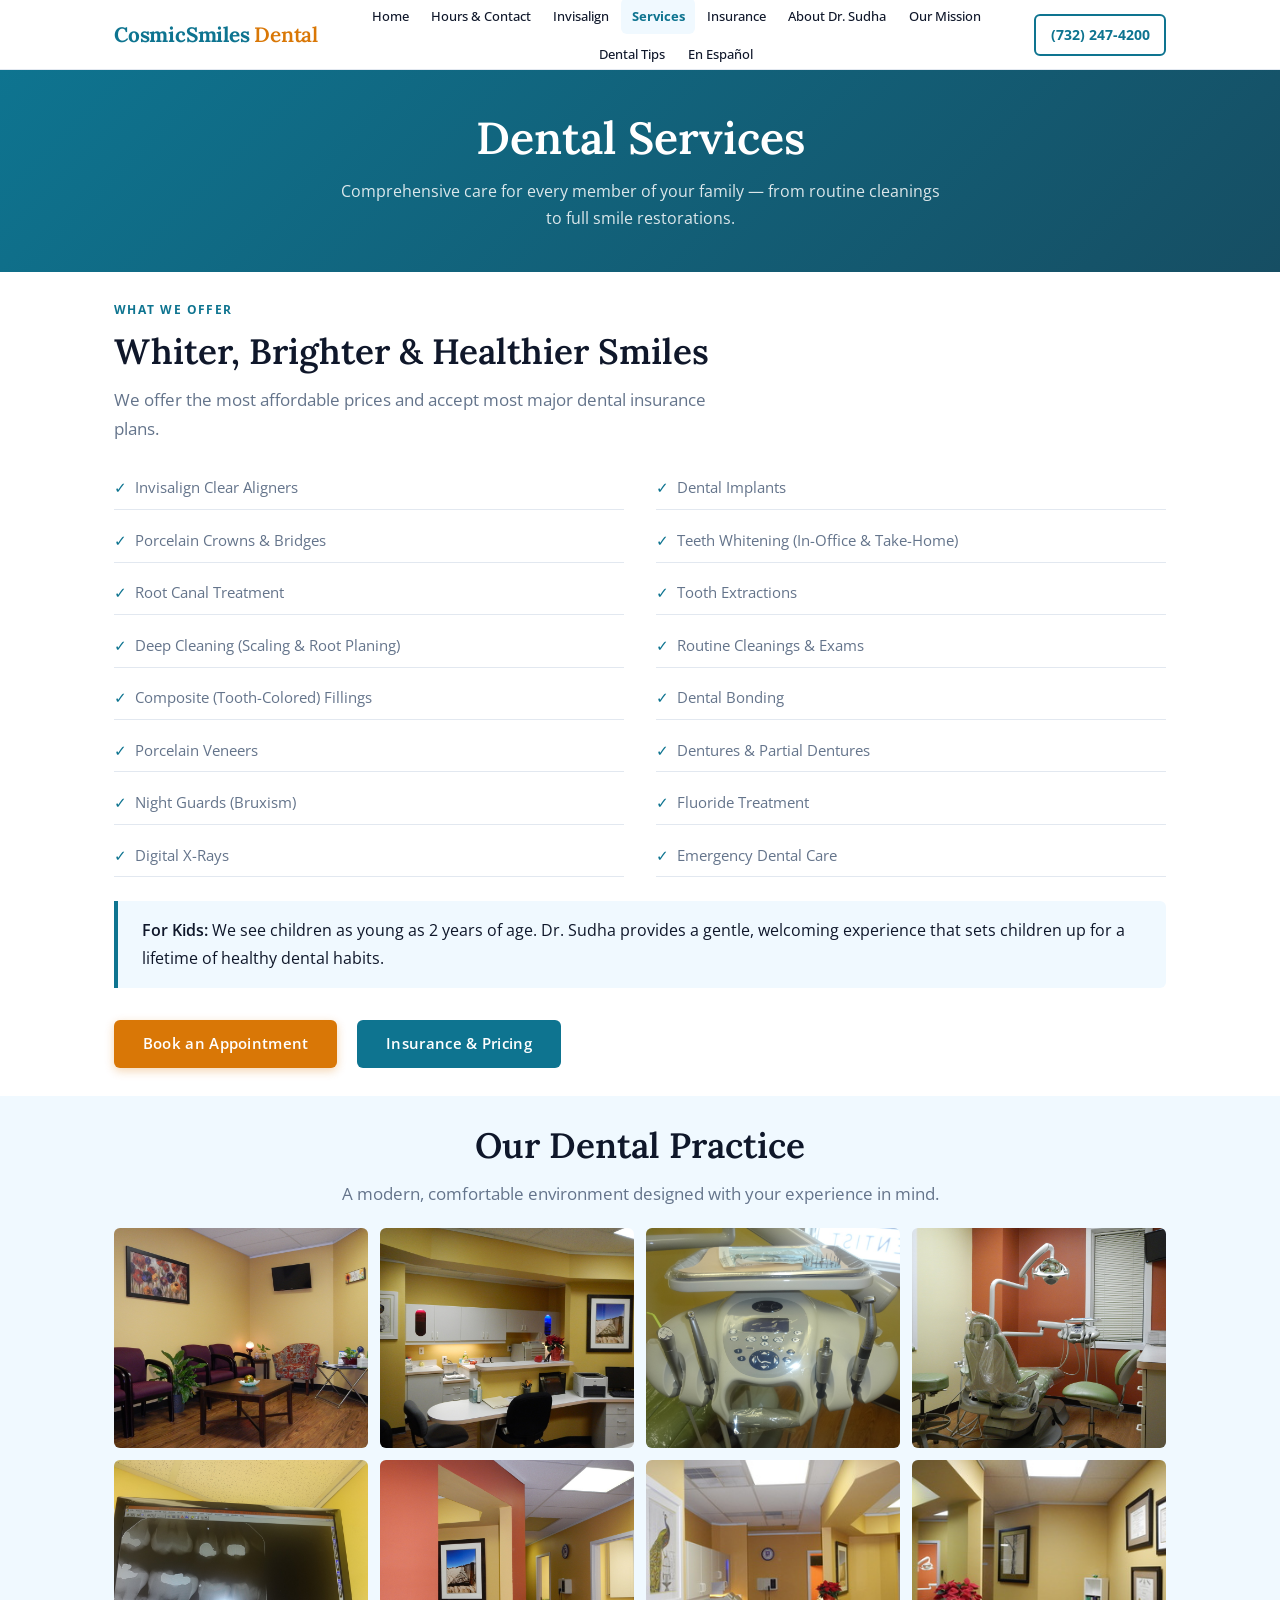
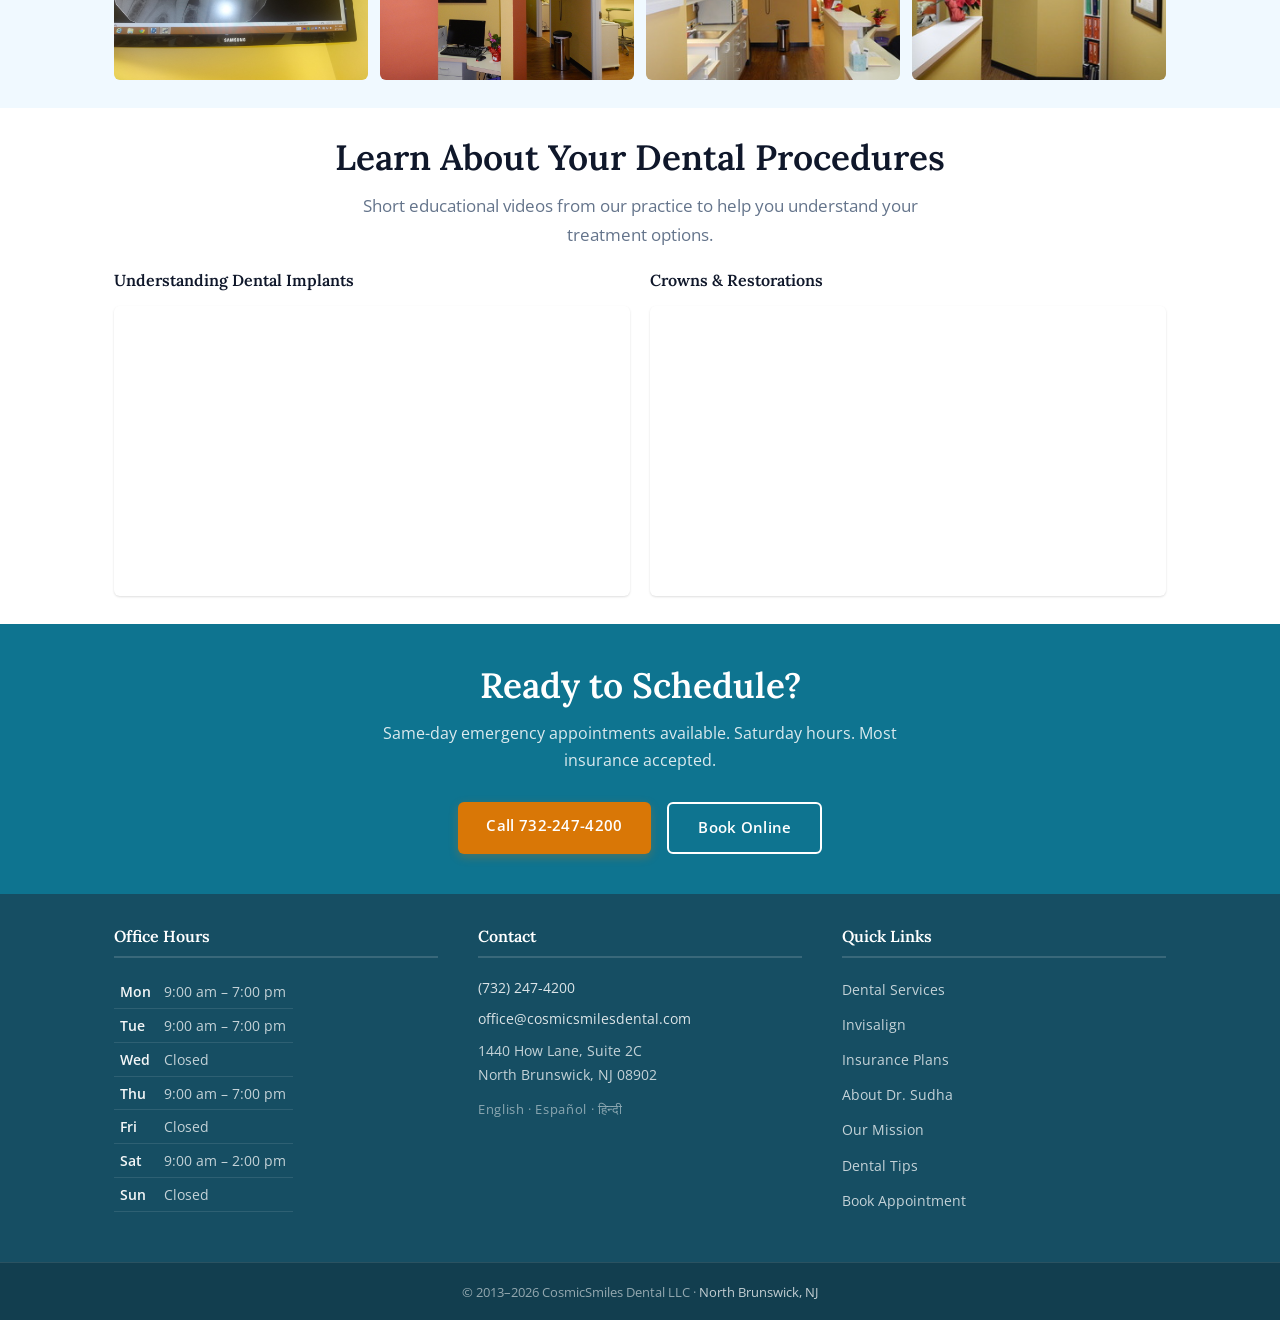
<file: services.html>
<!DOCTYPE html>
<html lang="en">
<head>
  <meta charset="UTF-8">
  <meta name="viewport" content="width=device-width, initial-scale=1.0">
  <title>Dental Services in North Brunswick NJ | CosmicSmiles Dental</title>
  <meta name="description" content="Full-service dental care in North Brunswick NJ — Invisalign, implants, crowns, root canals, whitening, cleanings, kids dentistry. Most insurance accepted. Call 732-247-4200.">
  <link rel="canonical" href="https://cosmicsmilesdental.com/services.html">
  <meta property="og:type" content="website">
  <meta property="og:title" content="Dental Services in North Brunswick NJ | CosmicSmiles Dental">
  <meta property="og:description" content="Full-service dental care in North Brunswick NJ — Invisalign, implants, crowns, root canals, whitening, cleanings, kids dentistry. Most insurance accepted.">
  <meta property="og:url" content="https://cosmicsmilesdental.com/services.html">
  <meta property="og:image" content="https://cosmicsmilesdental.com/assets/images/home/hisfam.jpg">
  <link rel="preconnect" href="https://fonts.googleapis.com">
  <link rel="preconnect" href="https://fonts.gstatic.com" crossorigin>
  <link href="https://fonts.googleapis.com/css2?family=Lora:ital,wght@0,400;0,600;0,700;1,400&family=Open+Sans:wght@400;500;600;700&display=swap" rel="stylesheet">
  <link rel="stylesheet" href="/assets/css/style.css">
  <link rel="icon" href="/favicon.ico">
  <script type="application/ld+json">
  {
    "@context": "https://schema.org",
    "@type": "Dentist",
    "name": "CosmicSmiles Dental",
    "url": "https://cosmicsmilesdental.com",
    "telephone": "+17322474200",
    "email": "office@cosmicsmilesdental.com",
    "image": "https://cosmicsmilesdental.com/assets/images/drsudha.jpg",
    "address": {
      "@type": "PostalAddress",
      "streetAddress": "1440 How Lane, Suite 2C",
      "addressLocality": "North Brunswick",
      "addressRegion": "NJ",
      "postalCode": "08902",
      "addressCountry": "US"
    },
    "geo": {"@type": "GeoCoordinates", "latitude": 40.4773, "longitude": -74.4755},
    "openingHoursSpecification": [
      {"@type": "OpeningHoursSpecification", "dayOfWeek": ["Monday","Tuesday","Thursday"], "opens": "09:00", "closes": "19:00"},
      {"@type": "OpeningHoursSpecification", "dayOfWeek": ["Saturday"], "opens": "09:00", "closes": "14:00"}
    ],
    "priceRange": "$$",
    "hasMap": "https://maps.google.com/?q=1440+How+Lane+Suite+2C+North+Brunswick+NJ+08902",
    "employee": {"@type": "Person", "name": "Dr. Jayasudha Samudrla", "jobTitle": "Dentist", "alumniOf": "New York University College of Dentistry"}
  }
  </script>
</head>
<body>

  <!-- HEADER -->
  <header class="site-header" id="site-header">
    <div class="container header-inner">
      <a class="site-brand" href="/index.html">CosmicSmiles <span>Dental</span></a>
      <nav class="site-nav" id="site-nav" aria-label="Main navigation">
        <ul>
          <li><a href="/index.html">Home</a></li>
          <li><a href="/contact.html">Hours &amp; Contact</a></li>
          <li><a href="/invisalign-north-brunswick-nj.html">Invisalign</a></li>
          <li><a href="/services.html" class="active">Services</a></li>
          <li><a href="/insurance--discount-plans.html">Insurance</a></li>
          <li><a href="/about-dr-sudha.html">About Dr. Sudha</a></li>
          <li><a href="/our-mission.html">Our Mission</a></li>
          <li><a href="/dental-care-tips.html">Dental Tips</a></li>
          <li><a href="https://translate.google.com/translate?sl=en&tl=es&u=https://cosmicsmilesdental.com" rel="noopener">En Español</a></li>
        </ul>
      </nav>
      <a class="nav-phone" href="tel:7322474200">(732) 247-4200</a>
      <button class="hamburger" id="hamburger" aria-label="Toggle navigation" aria-expanded="false">
        <span></span><span></span><span></span>
      </button>
    </div>
  </header>

  <!-- PAGE HERO -->
  <div class="page-hero">
    <div class="container">
      <h1>Dental Services</h1>
      <p>Comprehensive care for every member of your family — from routine cleanings to full smile restorations.</p>
    </div>
  </div>

  <!-- SERVICES LIST -->
  <section class="section section--white">
    <div class="container">
      <div class="section-header">
        <span class="section__eyebrow">What We Offer</span>
        <h2 class="section__title">Whiter, Brighter &amp; Healthier Smiles</h2>
        <p class="section__subtitle">We offer the most affordable prices and accept most major dental insurance plans.</p>
      </div>
      <ul class="services-two-col">
        <li>Invisalign Clear Aligners</li>
        <li>Dental Implants</li>
        <li>Porcelain Crowns &amp; Bridges</li>
        <li>Teeth Whitening (In-Office &amp; Take-Home)</li>
        <li>Root Canal Treatment</li>
        <li>Tooth Extractions</li>
        <li>Deep Cleaning (Scaling &amp; Root Planing)</li>
        <li>Routine Cleanings &amp; Exams</li>
        <li>Composite (Tooth-Colored) Fillings</li>
        <li>Dental Bonding</li>
        <li>Porcelain Veneers</li>
        <li>Dentures &amp; Partial Dentures</li>
        <li>Night Guards (Bruxism)</li>
        <li>Fluoride Treatment</li>
        <li>Digital X-Rays</li>
        <li>Emergency Dental Care</li>
      </ul>
      <div style="background: var(--light-bg); border-left: 4px solid var(--teal); padding: 1rem 1.5rem; border-radius: 0 var(--radius) var(--radius) 0; margin-top: 1.5rem;">
        <strong>For Kids:</strong> We see children as young as 2 years of age. Dr. Sudha provides a gentle, welcoming experience that sets children up for a lifetime of healthy dental habits.
      </div>
      <div style="margin-top: 2rem;">
        <a href="/contact.html" class="btn btn--amber">Book an Appointment</a>
        <a href="/insurance--discount-plans.html" class="btn btn--teal" style="margin-left: 1rem;">Insurance &amp; Pricing</a>
      </div>
    </div>
  </section>

  <!-- OFFICE GALLERY -->
  <section class="section section--light">
    <div class="container">
      <div class="section-header section-header--center">
        <h2 class="section__title">Our Dental Practice</h2>
        <p class="section__subtitle">A modern, comfortable environment designed with your experience in mind.</p>
      </div>
      <div class="gallery-grid">
        <img src="/assets/images/office/office-1.jpg" alt="CosmicSmiles Dental office reception North Brunswick NJ">
        <img src="/assets/images/office/office-2.jpg" alt="CosmicSmiles Dental treatment room">
        <img src="/assets/images/office/office-3.jpg" alt="CosmicSmiles Dental waiting area">
        <img src="/assets/images/office/office-4.jpg" alt="CosmicSmiles Dental modern equipment">
        <img src="/assets/images/office/office-5.jpg" alt="CosmicSmiles Dental patient care">
        <img src="/assets/images/office/office-6.jpg" alt="CosmicSmiles Dental operatory">
        <img src="/assets/images/office/office-7.jpg" alt="CosmicSmiles Dental sterilization">
        <img src="/assets/images/office/office-8.jpg" alt="CosmicSmiles Dental North Brunswick NJ exterior">
      </div>
    </div>
  </section>

  <!-- VIDEOS -->
  <section class="section section--white">
    <div class="container">
      <div class="section-header section-header--center">
        <h2 class="section__title">Learn About Your Dental Procedures</h2>
        <p class="section__subtitle">Short educational videos from our practice to help you understand your treatment options.</p>
      </div>
      <div class="video-grid">
        <div class="video-item">
          <h3>Understanding Dental Implants</h3>
          <div class="video-wrapper">
            <iframe src="https://www.youtube.com/embed/kOcwCqJF0fg" title="Dental Implants Explained" allowfullscreen loading="lazy"></iframe>
          </div>
        </div>
        <div class="video-item">
          <h3>Crowns &amp; Restorations</h3>
          <div class="video-wrapper">
            <iframe src="https://www.youtube.com/embed/id2gwVt3T1M" title="Dental Crowns and Restorations" allowfullscreen loading="lazy"></iframe>
          </div>
        </div>
      </div>
    </div>
  </section>

  <!-- CTA -->
  <div class="cta-box">
    <h2>Ready to Schedule?</h2>
    <p>Same-day emergency appointments available. Saturday hours. Most insurance accepted.</p>
    <div class="cta-box__btns">
      <a href="tel:7322474200" class="btn btn--amber">Call 732-247-4200</a>
      <a href="/contact.html" class="btn btn--outline-white">Book Online</a>
    </div>
  </div>

  <!-- FOOTER -->
  <footer class="site-footer">
    <div class="container footer-grid">
      <div class="footer-col">
        <h3>Office Hours</h3>
        <table class="footer-hours">
          <tr><td>Mon</td><td>9:00 am – 7:00 pm</td></tr>
          <tr><td>Tue</td><td>9:00 am – 7:00 pm</td></tr>
          <tr><td>Wed</td><td>Closed</td></tr>
          <tr><td>Thu</td><td>9:00 am – 7:00 pm</td></tr>
          <tr><td>Fri</td><td>Closed</td></tr>
          <tr><td>Sat</td><td>9:00 am – 2:00 pm</td></tr>
          <tr><td>Sun</td><td>Closed</td></tr>
        </table>
      </div>
      <div class="footer-col">
        <h3>Contact</h3>
        <p><a href="tel:7322474200">(732) 247-4200</a></p>
        <p><a href="mailto:office@cosmicsmilesdental.com">office@cosmicsmilesdental.com</a></p>
        <p>1440 How Lane, Suite 2C<br>North Brunswick, NJ 08902</p>
        <p class="footer-langs">English · Español · हिन्दी</p>
      </div>
      <div class="footer-col">
        <h3>Quick Links</h3>
        <ul>
          <li><a href="/services.html">Dental Services</a></li>
          <li><a href="/invisalign-north-brunswick-nj.html">Invisalign</a></li>
          <li><a href="/insurance--discount-plans.html">Insurance Plans</a></li>
          <li><a href="/about-dr-sudha.html">About Dr. Sudha</a></li>
          <li><a href="/our-mission.html">Our Mission</a></li>
          <li><a href="/dental-care-tips.html">Dental Tips</a></li>
          <li><a href="/contact.html">Book Appointment</a></li>
        </ul>
      </div>
    </div>
    <div class="footer-bottom">
      <div class="container">
        <p>&copy; 2013–2026 CosmicSmiles Dental LLC · <a href="/contact.html">North Brunswick, NJ</a></p>
      </div>
    </div>
  </footer>

  <script src="/assets/js/main.js"></script>
</body>
</html>
</file>
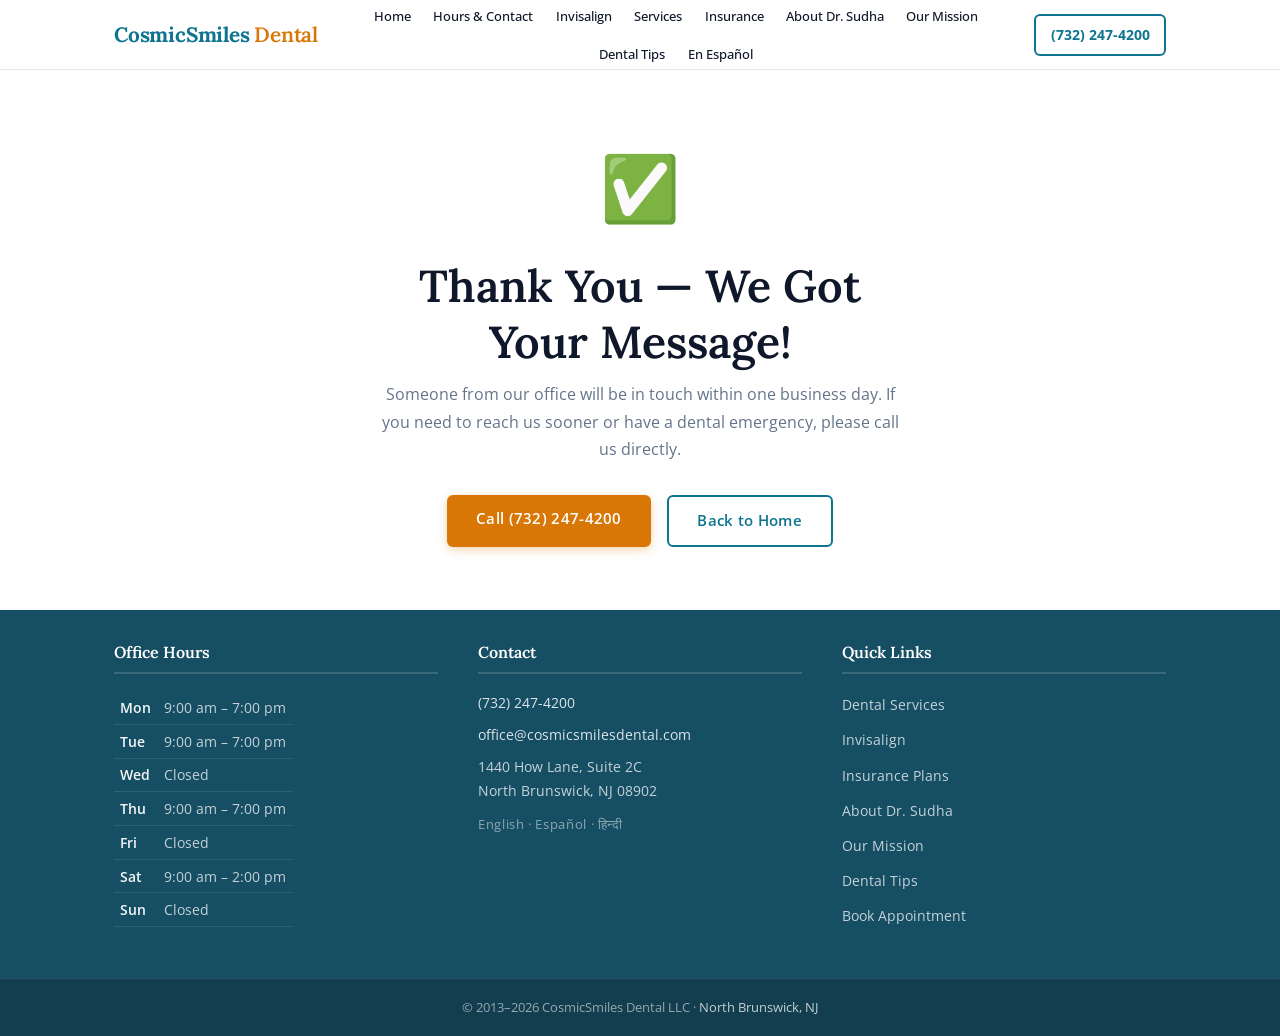
<file: thank-you.html>
<!DOCTYPE html>
<html lang="en">
<head>
  <meta charset="UTF-8">
  <meta name="viewport" content="width=device-width, initial-scale=1.0">
  <title>Thank You | CosmicSmiles Dental</title>
  <meta name="robots" content="noindex, nofollow">
  <link rel="preconnect" href="https://fonts.googleapis.com">
  <link rel="preconnect" href="https://fonts.gstatic.com" crossorigin>
  <link href="https://fonts.googleapis.com/css2?family=Lora:ital,wght@0,400;0,600;0,700;1,400&family=Open+Sans:wght@400;500;600;700&display=swap" rel="stylesheet">
  <link rel="stylesheet" href="/assets/css/style.css">
  <link rel="icon" href="/favicon.ico">
</head>
<body>

  <!-- HEADER -->
  <header class="site-header" id="site-header">
    <div class="container header-inner">
      <a class="site-brand" href="/index.html">CosmicSmiles <span>Dental</span></a>
      <nav class="site-nav" id="site-nav" aria-label="Main navigation">
        <ul>
          <li><a href="/index.html">Home</a></li>
          <li><a href="/contact.html">Hours &amp; Contact</a></li>
          <li><a href="/invisalign-north-brunswick-nj.html">Invisalign</a></li>
          <li><a href="/services.html">Services</a></li>
          <li><a href="/insurance--discount-plans.html">Insurance</a></li>
          <li><a href="/about-dr-sudha.html">About Dr. Sudha</a></li>
          <li><a href="/our-mission.html">Our Mission</a></li>
          <li><a href="/dental-care-tips.html">Dental Tips</a></li>
          <li><a href="https://translate.google.com/translate?sl=en&tl=es&u=https://cosmicsmilesdental.com" rel="noopener">En Español</a></li>
        </ul>
      </nav>
      <a class="nav-phone" href="tel:7322474200">(732) 247-4200</a>
      <button class="hamburger" id="hamburger" aria-label="Toggle navigation" aria-expanded="false">
        <span></span><span></span><span></span>
      </button>
    </div>
  </header>

  <!-- THANK YOU CONTENT -->
  <main class="thank-you-page">
    <div class="thank-you-inner">
      <div class="thank-you-check">✅</div>
      <h1>Thank You — We Got Your Message!</h1>
      <p>Someone from our office will be in touch within one business day. If you need to reach us sooner or have a dental emergency, please call us directly.</p>
      <div class="thank-you-btns">
        <a href="tel:7322474200" class="btn btn--amber">Call (732) 247-4200</a>
        <a href="/index.html" class="btn btn--outline-white" style="color: var(--teal); border-color: var(--teal);">Back to Home</a>
      </div>
    </div>
  </main>

  <!-- FOOTER -->
  <footer class="site-footer">
    <div class="container footer-grid">
      <div class="footer-col">
        <h3>Office Hours</h3>
        <table class="footer-hours">
          <tr><td>Mon</td><td>9:00 am – 7:00 pm</td></tr>
          <tr><td>Tue</td><td>9:00 am – 7:00 pm</td></tr>
          <tr><td>Wed</td><td>Closed</td></tr>
          <tr><td>Thu</td><td>9:00 am – 7:00 pm</td></tr>
          <tr><td>Fri</td><td>Closed</td></tr>
          <tr><td>Sat</td><td>9:00 am – 2:00 pm</td></tr>
          <tr><td>Sun</td><td>Closed</td></tr>
        </table>
      </div>
      <div class="footer-col">
        <h3>Contact</h3>
        <p><a href="tel:7322474200">(732) 247-4200</a></p>
        <p><a href="mailto:office@cosmicsmilesdental.com">office@cosmicsmilesdental.com</a></p>
        <p>1440 How Lane, Suite 2C<br>North Brunswick, NJ 08902</p>
        <p class="footer-langs">English · Español · हिन्दी</p>
      </div>
      <div class="footer-col">
        <h3>Quick Links</h3>
        <ul>
          <li><a href="/services.html">Dental Services</a></li>
          <li><a href="/invisalign-north-brunswick-nj.html">Invisalign</a></li>
          <li><a href="/insurance--discount-plans.html">Insurance Plans</a></li>
          <li><a href="/about-dr-sudha.html">About Dr. Sudha</a></li>
          <li><a href="/our-mission.html">Our Mission</a></li>
          <li><a href="/dental-care-tips.html">Dental Tips</a></li>
          <li><a href="/contact.html">Book Appointment</a></li>
        </ul>
      </div>
    </div>
    <div class="footer-bottom">
      <div class="container">
        <p>&copy; 2013–2026 CosmicSmiles Dental LLC · <a href="/contact.html">North Brunswick, NJ</a></p>
      </div>
    </div>
  </footer>

  <script src="/assets/js/main.js"></script>
</body>
</html>
</file>
<file: assets/css/style.css>
/* ============================================================
   CosmicSmiles Dental — Complete Design System
   ============================================================ */

/* --- 1. DESIGN TOKENS --- */
:root {
  --teal:        #0e7490;
  --navy:        #164e63;
  --light-bg:    #f0f9ff;
  --text-dark:   #0f172a;
  --amber:       #d97706;
  --amber-hover: #b45309;
  --white:       #ffffff;
  --gray-50:     #f8fafc;
  --gray-200:    #e2e8f0;
  --gray-500:    #64748b;

  --font-heading: 'Lora', Georgia, serif;
  --font-body:    'Open Sans', system-ui, sans-serif;

  --radius:      6px;
  --shadow-sm:   0 1px 3px rgba(0,0,0,.08), 0 1px 2px rgba(0,0,0,.06);
  --shadow-md:   0 4px 12px rgba(0,0,0,.10), 0 2px 6px rgba(0,0,0,.06);
  --shadow-lg:   0 10px 30px rgba(0,0,0,.12), 0 4px 10px rgba(0,0,0,.06);

  --header-h:    70px;
  --section-py:  28px;
}

/* --- 2. RESET & BOX SIZING --- */
*, *::before, *::after { box-sizing: border-box; margin: 0; padding: 0; }
html { scroll-behavior: smooth; -webkit-text-size-adjust: 100%; }
body {
  font-family: var(--font-body);
  font-size: 16px;
  line-height: 1.7;
  color: var(--text-dark);
  background: var(--white);
  -webkit-font-smoothing: antialiased;
}
img { display: block; max-width: 100%; height: auto; }
a { color: inherit; text-decoration: none; }
ul, ol { list-style: none; }
button { font-family: inherit; cursor: pointer; border: none; background: none; }
table { border-collapse: collapse; }

/* --- 3. TYPOGRAPHY SCALE --- */
h1, h2, h3, h4, h5 {
  font-family: var(--font-heading);
  line-height: 1.25;
  font-weight: 600;
  color: var(--text-dark);
}
h1 { font-size: clamp(2rem, 4vw, 2.8rem); }
h2 { font-size: clamp(1.6rem, 3vw, 2.2rem); }
h3 { font-size: 1.25rem; }
h4 { font-size: 1.05rem; }
p  { margin-bottom: 1rem; color: var(--gray-500); }
p:last-child { margin-bottom: 0; }
strong { color: var(--text-dark); font-weight: 600; }

/* --- 4. LAYOUT CONTAINER --- */
.container {
  max-width: 1100px;
  margin: 0 auto;
  padding: 0 1.5rem;
}

/* --- 5. BUTTONS --- */
.btn {
  display: inline-block;
  padding: .7rem 1.8rem;
  border-radius: var(--radius);
  font-family: var(--font-body);
  font-size: .95rem;
  font-weight: 600;
  letter-spacing: .02em;
  transition: background .2s, color .2s, transform .15s, box-shadow .2s;
  cursor: pointer;
  text-align: center;
}
.btn:hover { transform: translateY(-1px); }

.btn--amber {
  background: var(--amber);
  color: var(--white);
  box-shadow: 0 3px 10px rgba(217,119,6,.30);
}
.btn--amber:hover {
  background: var(--amber-hover);
  box-shadow: 0 5px 16px rgba(217,119,6,.40);
}

.btn--outline-white {
  background: transparent;
  color: var(--white);
  border: 2px solid var(--white);
}
.btn--outline-white:hover {
  background: var(--white);
  color: var(--teal);
}

.btn--teal {
  background: var(--teal);
  color: var(--white);
}
.btn--teal:hover { background: var(--navy); }

.btn--dark {
  background: var(--text-dark);
  color: var(--white);
}
.btn--dark:hover { background: #1e293b; }

.btn--white {
  background: var(--white);
  color: var(--navy);
  border: 2px solid var(--white);
}
.btn--white:hover {
  background: transparent;
  color: var(--white);
}

/* --- 6. STICKY HEADER --- */
.site-header {
  position: sticky;
  top: 0;
  z-index: 1000;
  height: var(--header-h);
  background: var(--white);
  border-bottom: 1px solid var(--gray-200);
  transition: box-shadow .25s;
}
.site-header.scrolled {
  box-shadow: 0 2px 16px rgba(0,0,0,.10);
}
.header-inner {
  display: flex;
  align-items: center;
  height: var(--header-h);
  gap: 1rem;
}

.site-brand {
  font-family: var(--font-heading);
  font-size: 1.3rem;
  font-weight: 700;
  color: var(--teal);
  white-space: nowrap;
  flex-shrink: 0;
  letter-spacing: -.01em;
}
.site-brand span {
  color: var(--amber);
  font-weight: 600;
}

.site-nav {
  flex: 1;
  display: flex;
  justify-content: center;
}
.site-nav ul {
  display: flex;
  flex-wrap: wrap;
  gap: .1rem;
  align-items: center;
  justify-content: center;
}
.site-nav ul li a {
  display: block;
  padding: .45rem .65rem;
  font-size: .82rem;
  font-weight: 500;
  color: var(--text-dark);
  border-radius: var(--radius);
  transition: color .2s, background .2s;
  white-space: nowrap;
}
.site-nav ul li a:hover,
.site-nav ul li a.active {
  color: var(--teal);
  background: var(--light-bg);
}
.site-nav ul li a.active {
  font-weight: 700;
}

.nav-phone {
  flex-shrink: 0;
  font-weight: 700;
  font-size: .9rem;
  color: var(--teal);
  white-space: nowrap;
  padding: .45rem .9rem;
  border: 2px solid var(--teal);
  border-radius: var(--radius);
  transition: background .2s, color .2s;
}
.nav-phone:hover {
  background: var(--teal);
  color: var(--white);
}

/* Hamburger */
.hamburger {
  display: none;
  flex-direction: column;
  justify-content: space-between;
  width: 28px;
  height: 20px;
  padding: 0;
  flex-shrink: 0;
  margin-left: auto;
}
.hamburger span {
  display: block;
  width: 100%;
  height: 2px;
  background: var(--text-dark);
  border-radius: 2px;
  transition: transform .3s, opacity .3s;
}

/* Mobile nav open state */
.site-header.nav-open .site-nav {
  display: flex;
}
.site-header.nav-open .hamburger span:nth-child(1) {
  transform: translateY(9px) rotate(45deg);
}
.site-header.nav-open .hamburger span:nth-child(2) {
  opacity: 0;
}
.site-header.nav-open .hamburger span:nth-child(3) {
  transform: translateY(-9px) rotate(-45deg);
}

/* --- 7. SECTIONS --- */
.section {
  padding: var(--section-py) 0;
}
.section--teal {
  background: var(--teal);
  color: var(--white);
}
.section--teal h2,
.section--teal h3,
.section--teal h1 {
  color: var(--white);
}
.section--teal p { color: rgba(255,255,255,.85); }

.section--navy {
  background: var(--navy);
  color: var(--white);
}
.section--navy h2,
.section--navy h3 { color: var(--white); }
.section--navy p { color: rgba(255,255,255,.8); }

.section--light  { background: var(--light-bg); }
.section--white  { background: var(--white); }
.section--gray   { background: var(--gray-50); }

.section__eyebrow {
  display: block;
  font-family: var(--font-body);
  font-size: .75rem;
  font-weight: 700;
  letter-spacing: .12em;
  text-transform: uppercase;
  color: var(--teal);
  margin-bottom: .6rem;
}
.section--teal .section__eyebrow,
.section--navy .section__eyebrow {
  color: rgba(255,255,255,.7);
}

.section__title {
  font-family: var(--font-heading);
  margin-bottom: .75rem;
}
.section__subtitle {
  font-size: 1.05rem;
  color: var(--gray-500);
  max-width: 600px;
  margin-bottom: 1.25rem;
}

.section-header {
  margin-bottom: 1.25rem;
}
.section-header--center {
  text-align: center;
}
.section-header--center .section__subtitle {
  margin-left: auto;
  margin-right: auto;
}

/* --- 8. HERO --- */
.hero {
  min-height: 360px;
  display: flex;
  align-items: center;
  justify-content: center;
  position: relative;
  text-align: center;
  background-size: cover;
  background-position: center;
  padding: 2.5rem 1.5rem;
  overflow: hidden;
}
.hero::before {
  content: '';
  position: absolute;
  inset: 0;
  background: linear-gradient(to bottom, rgba(10,18,30,.25) 0%, rgba(10,18,30,.48) 100%);
  z-index: 1;
}
.hero__content {
  position: relative;
  z-index: 2;
  max-width: 720px;
  margin: 0 auto;
}
.hero h1 {
  font-family: var(--font-heading);
  color: var(--white);
  font-size: clamp(2rem, 4.5vw, 3rem);
  margin-bottom: .6rem;
  text-shadow: 0 2px 8px rgba(0,0,0,.25);
}
.hero__sub {
  font-size: 1.1rem;
  color: rgba(255,255,255,.92);
  margin-bottom: 1.25rem;
  max-width: 560px;
  margin-left: auto;
  margin-right: auto;
}
.hero__ctas {
  display: flex;
  gap: 1rem;
  justify-content: center;
  flex-wrap: wrap;
}


/* Hero slideshow slides */
.hero__slides {
  position: absolute;
  inset: 0;
  z-index: 0;
}
.hero__slide {
  position: absolute;
  inset: 0;
  background-size: cover;
  background-position: center;
  opacity: 0;
  transition: opacity 1.8s ease-in-out;
}
.hero__slide--active { opacity: 1; }

/* Teal gradient hero (no image) */
.hero--gradient {
  background: linear-gradient(135deg, var(--teal) 0%, var(--navy) 100%);
}
.hero--gradient::before { display: none; }

/* --- 9. TRUST STRIP --- */
.trust-strip {
  background: var(--navy);
  padding: 1rem 0;
  overflow-x: auto;
}
.trust-strip__inner {
  display: flex;
  gap: 2rem;
  align-items: center;
  white-space: nowrap;
  padding: 0 1.5rem;
  justify-content: center;
  flex-wrap: wrap;
}
.trust-strip__item {
  color: rgba(255,255,255,.9);
  font-size: .88rem;
  font-weight: 600;
  display: flex;
  align-items: center;
  gap: .4rem;
  white-space: nowrap;
}
.trust-strip__item::before {
  content: '✓';
  color: #67e8f9;
  font-weight: 700;
}

/* --- 10. SERVICE CARDS --- */
.services-grid {
  display: grid;
  grid-template-columns: repeat(3, 1fr);
  gap: 1.25rem;
  margin-top: 1rem;
}
.service-card {
  background: var(--white);
  border-radius: var(--radius);
  border-top: 5px solid var(--card-accent, var(--teal));
  padding: 1.25rem 1.25rem;
  box-shadow: var(--shadow-sm);
  transition: box-shadow .25s, transform .2s;
  display: flex;
  flex-direction: column;
}
.service-card:hover {
  box-shadow: var(--shadow-lg);
  transform: translateY(-4px);
}
.service-card__icon {
  font-size: 1.6rem;
  margin-bottom: .6rem;
  width: 48px;
  height: 48px;
  border-radius: 12px;
  display: flex;
  align-items: center;
  justify-content: center;
  background: var(--light-bg);
  color: var(--teal);
  flex-shrink: 0;
}
.service-card__title {
  font-family: var(--font-heading);
  font-size: 1.1rem;
  font-weight: 600;
  margin-bottom: .5rem;
  color: var(--text-dark);
}
.service-card__body {
  font-size: .92rem;
  color: var(--gray-500);
  flex: 1;
  margin-bottom: 1rem;
}
.service-card__link {
  font-size: .88rem;
  font-weight: 700;
  color: var(--teal);
  display: inline-flex;
  align-items: center;
  gap: .3rem;
  margin-top: auto;
  transition: color .2s;
}
.service-card__link:hover { color: var(--navy); }
.service-card__link::after { content: ' →'; }

/* Service card accent colour variants */
.sc--teal   { --card-accent: #0e7490; }
.sc--teal   .service-card__icon { color: #0e7490; background: #ecfeff; }

.sc--purple { --card-accent: #7c3aed; }
.sc--purple .service-card__icon { color: #7c3aed; background: #f5f3ff; }

.sc--amber  { --card-accent: #d97706; }
.sc--amber  .service-card__icon { color: #d97706; background: #fffbeb; }

.sc--green  { --card-accent: #16a34a; }
.sc--green  .service-card__icon { color: #16a34a; background: #f0fdf4; }

.sc--rose   { --card-accent: #e11d48; }
.sc--rose   .service-card__icon { color: #e11d48; background: #fff1f2; }

.sc--orange { --card-accent: #ea580c; }
.sc--orange .service-card__icon { color: #ea580c; background: #fff7ed; }


/* --- 11. SPLIT LAYOUT --- */
.split {
  display: grid;
  grid-template-columns: 1fr 1fr;
  gap: 2rem;
  align-items: center;
}
.split--reverse .split__image { order: 2; }
.split--reverse .split__content { order: 1; }
.split__image img {
  width: 100%;
  border-radius: var(--radius);
  box-shadow: var(--shadow-md);
}
.split__image--bordered img {
  border: 4px solid var(--teal);
}
.split__content .section__eyebrow { margin-bottom: .5rem; }
.split__content h2 { margin-bottom: .75rem; }
.split__content p { margin-bottom: 1rem; }

/* Credential chips */
.credential-chips {
  display: flex;
  flex-wrap: wrap;
  gap: .5rem;
  margin: 1.25rem 0;
}
.chip {
  display: inline-block;
  padding: .3rem .85rem;
  background: var(--light-bg);
  color: var(--teal);
  border: 1px solid #bae6fd;
  border-radius: 999px;
  font-size: .82rem;
  font-weight: 600;
}

/* --- 12. WHY GRID --- */
.why-grid {
  display: grid;
  grid-template-columns: repeat(2, 1fr);
  gap: 1.25rem;
  margin-top: 1rem;
}
.why-card {
  background: var(--white);
  border-radius: var(--radius);
  padding: 1.25rem;
  box-shadow: var(--shadow-sm);
  display: flex;
  gap: .75rem;
  align-items: flex-start;
  transition: box-shadow .2s;
}
.why-card:hover { box-shadow: var(--shadow-md); }
.why-card__icon {
  width: 48px;
  height: 48px;
  border-radius: 50%;
  background: var(--light-bg);
  display: flex;
  align-items: center;
  justify-content: center;
  font-size: 1.3rem;
  flex-shrink: 0;
  color: var(--teal);
  border: 2px solid #bae6fd;
}
.why-card__title {
  font-family: var(--font-heading);
  font-size: 1rem;
  font-weight: 600;
  margin-bottom: .35rem;
  color: var(--text-dark);
}
.why-card__body {
  font-size: .9rem;
  color: var(--gray-500);
  margin: 0;
}

/* --- 13. GALLERY GRID --- */
.gallery-grid {
  display: grid;
  grid-template-columns: repeat(4, 1fr);
  gap: .75rem;
  margin-top: 1rem;
}
.gallery-grid img {
  width: 100%;
  height: 220px;
  object-fit: cover;
  border-radius: var(--radius);
  transition: transform .3s, box-shadow .3s;
}
.gallery-grid img:hover {
  transform: scale(1.02);
  box-shadow: var(--shadow-md);
}

/* --- 14. FAQ ACCORDION --- */
.faq-list {
  max-width: 760px;
  margin: 2rem auto 0;
}
.faq-item {
  border-bottom: 1px solid var(--gray-200);
}
.faq-item:first-child { border-top: 1px solid var(--gray-200); }
.faq-q {
  width: 100%;
  text-align: left;
  padding: 1.1rem .5rem;
  font-family: var(--font-heading);
  font-size: 1rem;
  font-weight: 600;
  color: var(--text-dark);
  display: flex;
  justify-content: space-between;
  align-items: center;
  gap: 1rem;
  cursor: pointer;
  transition: color .2s;
  background: none;
  border: none;
}
.faq-q:hover { color: var(--teal); }
.faq-q::after {
  content: '+';
  font-size: 1.4rem;
  font-weight: 300;
  flex-shrink: 0;
  color: var(--teal);
  transition: transform .25s;
}
.faq-item.active .faq-q { color: var(--teal); }
.faq-item.active .faq-q::after {
  content: '\2212';
}
.faq-a {
  display: none;
  padding: 0 .5rem 1.25rem;
  font-size: .95rem;
  color: var(--gray-500);
  line-height: 1.7;
}
.faq-item.active .faq-a { display: block; }
.faq-a p { margin-bottom: 0; }

/* --- 15. CONTACT BANNER --- */
.contact-banner {
  padding: 2rem 1.5rem;
  text-align: center;
  background: var(--teal);
  color: var(--white);
}
.contact-banner h1,
.contact-banner h2 { color: var(--white); margin-bottom: .75rem; }
.contact-banner p { color: rgba(255,255,255,.85); margin: 0; }

/* --- 16. HOURS TABLE --- */
.hours-table {
  width: 100%;
  margin-top: 1rem;
}
.hours-table td {
  padding: .45rem .5rem;
  font-size: .95rem;
  border-bottom: 1px solid var(--gray-200);
  color: var(--gray-500);
}
.hours-table td:first-child {
  font-weight: 600;
  color: var(--text-dark);
  width: 3.5rem;
}
.footer-hours td {
  padding: .3rem .4rem;
  font-size: .85rem;
  color: rgba(255,255,255,.75);
  border-bottom: 1px solid rgba(255,255,255,.1);
}
.footer-hours td:first-child {
  font-weight: 600;
  color: rgba(255,255,255,.95);
  width: 2.5rem;
}

/* --- 17. APPOINTMENT FORM --- */
.form-section { background: var(--gray-50); padding: 2.5rem; border-radius: var(--radius); border: 1px solid var(--gray-200); }
.form-group { margin-bottom: 1.25rem; }
.form-row { display: grid; grid-template-columns: 1fr 1fr; gap: 1rem; margin-bottom: 1.25rem; }
.form-group label,
.form-row label {
  display: block;
  font-size: .875rem;
  font-weight: 600;
  color: var(--text-dark);
  margin-bottom: .4rem;
}
.form-group input,
.form-group select,
.form-group textarea,
.form-row input {
  width: 100%;
  padding: .65rem .9rem;
  border: 1.5px solid var(--gray-200);
  border-radius: var(--radius);
  font-family: var(--font-body);
  font-size: .95rem;
  color: var(--text-dark);
  background: var(--white);
  transition: border-color .2s, box-shadow .2s;
  -webkit-appearance: none;
}
.form-group input:focus,
.form-group select:focus,
.form-group textarea:focus,
.form-row input:focus {
  outline: none;
  border-color: var(--teal);
  box-shadow: 0 0 0 3px rgba(14,116,144,.12);
}
.form-group textarea { resize: vertical; min-height: 110px; }

/* Touch-friendly pill radio buttons */
.form-pill-group {
  display: flex;
  gap: .75rem;
  flex-wrap: wrap;
  margin-top: .35rem;
}
.pill-option {
  flex: 1;
  min-width: 120px;
  cursor: pointer;
}
.pill-option input[type="radio"] {
  position: absolute;
  opacity: 0;
  width: 1px;
  height: 1px;
  pointer-events: none;
}
.pill-option span {
  display: block;
  padding: .65rem 1rem;
  border: 2px solid var(--gray-200);
  border-radius: 999px;
  font-size: .9rem;
  font-weight: 600;
  text-align: center;
  color: var(--gray-500);
  background: var(--white);
  transition: border-color .15s, background .15s, color .15s;
  user-select: none;
  -webkit-tap-highlight-color: transparent;
  cursor: pointer;
}
.pill-option.pill-selected span {
  border-color: var(--teal);
  background: var(--teal);
  color: var(--white);
}
.pill-option:hover span {
  border-color: var(--teal);
  color: var(--teal);
}

.form-radio-group {
  display: flex;
  gap: 1rem;
  flex-wrap: wrap;
  margin-top: .35rem;
}
.radio-item {
  display: flex;
  align-items: center;
  gap: .5rem;
  min-height: 44px;
}
.radio-item input[type="radio"] {
  width: 22px;
  height: 22px;
  min-width: 22px;
  accent-color: var(--teal);
  margin: 0;
  flex-shrink: 0;
}
.radio-item label {
  font-size: .95rem;
  font-weight: 500;
  color: var(--text-dark);
  min-height: 44px;
  display: flex;
  align-items: center;
  padding-right: .5rem;
}
.form-error {
  background: #fef2f2;
  border: 1px solid #fca5a5;
  border-radius: var(--radius);
  padding: .75rem 1rem;
  color: #dc2626;
  font-size: .9rem;
  margin-bottom: 1rem;
  display: none;
}
.form-error.visible { display: block; }

/* --- 18. INSURANCE LOGOS --- */
.ins-logos {
  display: flex;
  flex-wrap: wrap;
  align-items: center;
  justify-content: center;
  gap: 1.5rem;
  margin-top: 1rem;
}
.ins-logo {
  max-height: 50px;
  width: auto;
  filter: grayscale(30%);
  opacity: .85;
  transition: filter .25s, opacity .25s, transform .2s;
}
.ins-logo:hover {
  filter: grayscale(0%);
  opacity: 1;
  transform: scale(1.05);
}

/* --- 19. BLOG LAYOUT --- */
.blog-layout {
  display: grid;
  grid-template-columns: 1fr 300px;
  gap: 2.5rem;
  align-items: start;
}
.blog-posts { display: flex; flex-direction: column; gap: 2rem; }
.blog-post {
  background: var(--white);
  border-radius: var(--radius);
  padding: 2rem;
  box-shadow: var(--shadow-sm);
  border: 1px solid var(--gray-200);
  border-left: 5px solid var(--bp-color, var(--teal));
  --bp-color: var(--teal);
}

/* Cycle accent colours across posts */
.blog-posts .blog-post:nth-child(6n+1) { --bp-color: #0e7490; }
.blog-posts .blog-post:nth-child(6n+2) { --bp-color: #7c3aed; }
.blog-posts .blog-post:nth-child(6n+3) { --bp-color: #d97706; }
.blog-posts .blog-post:nth-child(6n+4) { --bp-color: #16a34a; }
.blog-posts .blog-post:nth-child(6n+5) { --bp-color: #e11d48; }
.blog-posts .blog-post:nth-child(6n+6) { --bp-color: #ea580c; }
.post-header {
  display: flex;
  justify-content: space-between;
  align-items: flex-start;
  gap: 1rem;
  margin-bottom: .75rem;
  flex-wrap: wrap;
}
.post-header h2 {
  font-size: 1.2rem;
  color: var(--bp-color, var(--text-dark));
  font-family: var(--font-heading);
  flex: 1;
  margin: 0;
}
.post-date {
  font-size: .8rem;
  color: var(--gray-500);
  white-space: nowrap;
  padding-top: .2rem;
}
.post-summary p { margin-bottom: .75rem; font-size: .95rem; }
.post-full { display: none; margin-top: 1rem; }
.blog-post.expanded .post-full { display: block; }
.post-full p, .post-full li { font-size: .95rem; }
.post-full ul, .post-full ol { padding-left: 1.5rem; margin-bottom: 1rem; }
.post-full li { margin-bottom: .35rem; list-style: disc; color: var(--gray-500); }
.post-full ol li { list-style: decimal; }
.post-toggle {
  margin-top: 1rem;
  padding: .5rem 1.1rem;
  border: 1.5px solid var(--teal);
  border-radius: var(--radius);
  color: var(--teal);
  font-size: .88rem;
  font-weight: 600;
  transition: background .2s, color .2s;
  background: none;
  cursor: pointer;
}
.post-toggle:hover { background: var(--teal); color: var(--white); }

/* Blog sidebar */
.blog-sidebar { display: flex; flex-direction: column; gap: 1.5rem; }
.sidebar-widget {
  background: var(--white);
  border-radius: var(--radius);
  padding: 1.5rem;
  box-shadow: var(--shadow-sm);
  border: 1px solid var(--gray-200);
}
.sidebar-widget h3 {
  font-size: 1rem;
  margin-bottom: 1rem;
  padding-bottom: .6rem;
  border-bottom: 2px solid var(--teal);
  color: var(--text-dark);
}
.sidebar-widget p { font-size: .875rem; }
.sidebar-widget ul li { margin-bottom: .5rem; }
.sidebar-widget ul li a {
  font-size: .875rem;
  color: var(--teal);
  transition: color .2s;
}
.sidebar-widget ul li a:hover { color: var(--navy); }
.sidebar-author {
  text-align: center;
}
.sidebar-author img {
  width: 80px;
  height: 80px;
  border-radius: 50%;
  object-fit: cover;
  margin: 0 auto .75rem;
  border: 3px solid var(--teal);
}
.sidebar-appt {
  background: var(--teal);
  color: var(--white);
  text-align: center;
}
.sidebar-appt h3 { color: var(--white); border-bottom-color: rgba(255,255,255,.3); }
.sidebar-appt p { color: rgba(255,255,255,.85); font-size: .875rem; margin-bottom: .75rem; }
.sidebar-appt .btn { width: 100%; margin-bottom: .5rem; display: block; }

/* Video embed */
.video-wrapper {
  position: relative;
  padding-bottom: 56.25%;
  height: 0;
  overflow: hidden;
  border-radius: var(--radius);
  box-shadow: var(--shadow-sm);
  margin-top: 1rem;
}
.video-wrapper iframe {
  position: absolute;
  inset: 0;
  width: 100%;
  height: 100%;
  border: 0;
}
.video-grid {
  display: grid;
  grid-template-columns: 1fr 1fr;
  gap: 1.25rem;
  margin-top: 1rem;
}
.video-item h3 { margin-bottom: .5rem; font-size: 1rem; }

/* --- 20. FOOTER --- */
.site-footer {
  background: var(--navy);
  color: var(--white);
  padding: 2rem 0 0;
}
.footer-grid {
  display: grid;
  grid-template-columns: repeat(3, 1fr);
  gap: 2.5rem;
  padding-bottom: 2.5rem;
}
.footer-col h3 {
  color: var(--white);
  font-size: 1rem;
  margin-bottom: 1.1rem;
  padding-bottom: .6rem;
  border-bottom: 2px solid rgba(255,255,255,.15);
}
.footer-col p {
  color: rgba(255,255,255,.75);
  font-size: .875rem;
  margin-bottom: .5rem;
}
.footer-col a {
  color: rgba(255,255,255,.85);
  transition: color .2s;
}
.footer-col a:hover { color: #67e8f9; }
.footer-col ul li {
  margin-bottom: .5rem;
}
.footer-col ul li a {
  font-size: .875rem;
  color: rgba(255,255,255,.75);
}
.footer-col ul li a:hover { color: #67e8f9; }
.footer-langs {
  margin-top: .75rem !important;
  font-size: .8rem !important;
  color: rgba(255,255,255,.5) !important;
  letter-spacing: .05em;
}
.footer-bottom {
  background: rgba(0,0,0,.2);
  padding: 1.1rem 0;
  border-top: 1px solid rgba(255,255,255,.1);
}
.footer-bottom p {
  font-size: .82rem;
  color: rgba(255,255,255,.55);
  text-align: center;
  margin: 0;
}
.footer-bottom a {
  color: rgba(255,255,255,.75);
}

/* --- 21. CTA BOX --- */
.cta-box {
  background: var(--teal);
  padding: 2.5rem 1.5rem;
  text-align: center;
  color: var(--white);
}
.cta-box h2 { color: var(--white); margin-bottom: .75rem; }
.cta-box p { color: rgba(255,255,255,.85); margin-bottom: 1.75rem; max-width: 560px; margin-left: auto; margin-right: auto; }
.cta-box__btns {
  display: flex;
  gap: 1rem;
  justify-content: center;
  flex-wrap: wrap;
}

/* --- 22. SERVICE AREAS --- */
.service-areas {
  padding: 2rem 0;
  text-align: center;
}
.service-areas h2 { margin-bottom: 1rem; }
.area-list {
  display: flex;
  flex-wrap: wrap;
  justify-content: center;
  gap: .6rem;
  max-width: 700px;
  margin: 1rem auto 0;
}
.area-list li {
  background: var(--white);
  border: 1px solid var(--gray-200);
  border-radius: 999px;
  padding: .35rem .9rem;
  font-size: .88rem;
  color: var(--gray-500);
}

/* --- 23. MAP --- */
.map-wrapper {
  border-radius: var(--radius);
  overflow: hidden;
  box-shadow: var(--shadow-sm);
  margin-top: 1.5rem;
}
.map-wrapper iframe {
  display: block;
  width: 100%;
  height: 280px;
  border: 0;
}

/* --- 24. CONTACT GRID --- */
.contact-grid {
  display: grid;
  grid-template-columns: 1fr 1fr;
  gap: 1.5rem;
  margin-top: 1rem;
}
.contact-info h2 { margin-bottom: .75rem; }
.contact-btns { display: flex; flex-direction: column; gap: .75rem; margin-bottom: 1.5rem; }
.contact-btns .btn { text-align: center; font-size: 1rem; }
.contact-address p { font-size: .95rem; line-height: 1.8; }

/* --- 25. SERVICES LIST --- */
.services-two-col {
  display: grid;
  grid-template-columns: 1fr 1fr;
  gap: .6rem 2rem;
  margin: 1.5rem 0;
}
.services-two-col li {
  padding: .5rem 0;
  border-bottom: 1px solid var(--gray-200);
  font-size: .95rem;
  color: var(--gray-500);
  display: flex;
  align-items: center;
  gap: .5rem;
}
.services-two-col li::before {
  content: '✓';
  color: var(--teal);
  font-weight: 700;
  flex-shrink: 0;
}

/* --- 26. CREDENTIALS GRID --- */
.credentials-grid {
  display: grid;
  grid-template-columns: repeat(3, 1fr);
  gap: 1.25rem;
  margin-top: 1rem;
}
.credential-card {
  background: var(--white);
  border-radius: var(--radius);
  padding: 1.25rem;
  box-shadow: var(--shadow-sm);
  border-top: 3px solid var(--teal);
  text-align: center;
}
.credential-card__icon { font-size: 2rem; margin-bottom: .75rem; }
.credential-card h3 { font-size: .95rem; margin-bottom: .4rem; color: var(--text-dark); }
.credential-card p { font-size: .875rem; margin: 0; }

/* --- 27. MISSION CONTENT --- */
.mission-content {
  max-width: 760px;
  margin: 0 auto;
}
.mission-content p {
  font-size: 1.05rem;
  line-height: 1.9;
  margin-bottom: 1.5rem;
  color: var(--gray-500);
}
.pull-quote {
  border-left: 4px solid var(--teal);
  padding-left: 1.5rem;
  margin-bottom: 1.5rem;
  font-size: 1.1rem;
  color: var(--text-dark);
  font-style: italic;
}

/* --- 28. THANK YOU PAGE --- */
.thank-you-page {
  min-height: 60vh;
  display: flex;
  align-items: center;
  justify-content: center;
  text-align: center;
  padding: 2.5rem 1.5rem;
}
.thank-you-inner { max-width: 520px; }
.thank-you-check {
  font-size: 4rem;
  margin-bottom: 1rem;
}
.thank-you-inner h1 { margin-bottom: .75rem; }
.thank-you-inner p { margin-bottom: 2rem; }
.thank-you-btns { display: flex; gap: 1rem; justify-content: center; flex-wrap: wrap; }

/* --- 29. PAGE HERO --- */
.page-hero {
  background: linear-gradient(135deg, var(--teal) 0%, var(--navy) 100%);
  color: var(--white);
  padding: 2.5rem 1.5rem;
  text-align: center;
}
.page-hero .section__eyebrow { color: rgba(255,255,255,.7); }
.page-hero h1 { color: var(--white); margin-bottom: .75rem; }
.page-hero p { color: rgba(255,255,255,.85); max-width: 600px; margin: 0 auto; }
.page-hero__ctas { margin-top: 1.25rem; display: flex; gap: 1rem; justify-content: center; flex-wrap: wrap; }

/* --- 30. INVISALIGN PAGE --- */
.inv-content {
  max-width: 800px;
  margin: 0 auto;
}
.inv-content h2 {
  margin: 2rem 0 .75rem;
  font-size: 1.4rem;
}
.inv-content h3 { font-size: 1.1rem; margin: 1.25rem 0 .5rem; }
.inv-content ul, .inv-content ol { padding-left: 1.5rem; margin-bottom: 1rem; }
.inv-content li { margin-bottom: .4rem; list-style: disc; color: var(--gray-500); font-size: .95rem; }
.inv-content ol li { list-style: decimal; }
.process-steps { list-style: none !important; padding: 0 !important; counter-reset: steps; }
.process-steps li {
  counter-increment: steps;
  position: relative;
  padding-left: 2.75rem !important;
  margin-bottom: 1rem;
  font-size: .95rem;
  color: var(--gray-500);
  list-style: none !important;
}
.process-steps li::before {
  content: counter(steps) !important;
  position: absolute;
  left: 0;
  top: 0;
  width: 28px;
  height: 28px;
  background: var(--teal);
  color: var(--white);
  border-radius: 50%;
  display: flex;
  align-items: center;
  justify-content: center;
  font-weight: 700;
  font-size: .8rem;
}
.cta-fine-print {
  font-size: .8rem;
  color: rgba(255,255,255,.6);
  margin-top: 1rem;
}
.inv-center-img {
  text-align: center;
  margin: 2rem 0;
}
.inv-center-img img {
  max-width: 420px;
  margin: 0 auto;
  border-radius: var(--radius);
  box-shadow: var(--shadow-md);
}
.tier-list { list-style: none !important; padding: 0 !important; }
.tier-list li {
  padding: .65rem .85rem !important;
  border-left: 3px solid var(--teal);
  background: var(--light-bg);
  border-radius: 0 var(--radius) var(--radius) 0;
  margin-bottom: .6rem;
  font-size: .93rem;
  color: var(--gray-500);
  list-style: none !important;
}
.tier-list li::before { display: none !important; }
.pro-tip {
  background: var(--light-bg);
  border: 1px solid #bae6fd;
  border-radius: var(--radius);
  padding: 1rem 1.25rem;
  margin: 1rem 0;
  font-size: .9rem;
  color: var(--teal);
  font-weight: 600;
}

/* Post video */
.post-video { margin: 1.25rem 0; }

/* =========================================================
   RESPONSIVE BREAKPOINTS
   ========================================================= */

@media (max-width: 768px) {
  :root { --section-py: 20px; }

  .site-nav {
    display: none;
    position: absolute;
    top: var(--header-h);
    left: 0;
    right: 0;
    background: var(--white);
    border-bottom: 2px solid var(--gray-200);
    box-shadow: var(--shadow-md);
    padding: 1rem 1.5rem;
    z-index: 999;
  }
  .site-nav ul {
    flex-direction: column;
    align-items: stretch;
    gap: 0;
  }
  .site-nav ul li a {
    padding: .7rem 1rem;
    font-size: .95rem;
    border-bottom: 1px solid var(--gray-200);
    border-radius: 0;
  }
  .site-nav ul li:last-child a { border-bottom: none; }
  .hamburger { display: flex; }
  .nav-phone { display: none; }
  .site-header { position: relative; }
  .site-header.nav-open .site-nav { display: flex; }

  .services-grid { grid-template-columns: repeat(2, 1fr); }
  .split { grid-template-columns: 1fr; }
  .split--reverse .split__image { order: 0; }
  .split--reverse .split__content { order: 0; }
  .why-grid { grid-template-columns: 1fr; }
  .gallery-grid { grid-template-columns: repeat(2, 1fr); }
  .gallery-grid img { height: 180px; }
  .contact-grid { grid-template-columns: 1fr; }
  .credentials-grid { grid-template-columns: 1fr; }
  .footer-grid { grid-template-columns: 1fr 1fr; gap: 2rem; }
  .video-grid { grid-template-columns: 1fr; }
  .blog-layout { grid-template-columns: 1fr; }
  .services-two-col { grid-template-columns: 1fr; }
  .blog-sidebar { display: none; }
  .hero { min-height: 360px; }
  .trust-strip__inner { justify-content: flex-start; }
}

@media (max-width: 480px) {
  :root { --section-py: 14px; }
  h1 { font-size: 1.8rem; }
  h2 { font-size: 1.5rem; }
  .services-grid { grid-template-columns: 1fr; }
  .gallery-grid { grid-template-columns: 1fr 1fr; }
  .gallery-grid img { height: 140px; }
  .footer-grid { grid-template-columns: 1fr; }
  .why-grid { grid-template-columns: 1fr; }
  .hero__ctas { flex-direction: column; align-items: center; }
  .cta-box__btns { flex-direction: column; align-items: center; }
  .form-row { grid-template-columns: 1fr; }
  .credentials-grid { grid-template-columns: 1fr; }
  .hero { min-height: 320px; padding: 1.5rem 1rem; }
  .page-hero { padding: 1.25rem 1rem; }
  .contact-banner { padding: 1.25rem 1rem; }
  .cta-box { padding: 1.25rem 1rem; }
  .thank-you-btns { flex-direction: column; align-items: center; }
  .page-hero__ctas { flex-direction: column; align-items: center; }
}
</file>
